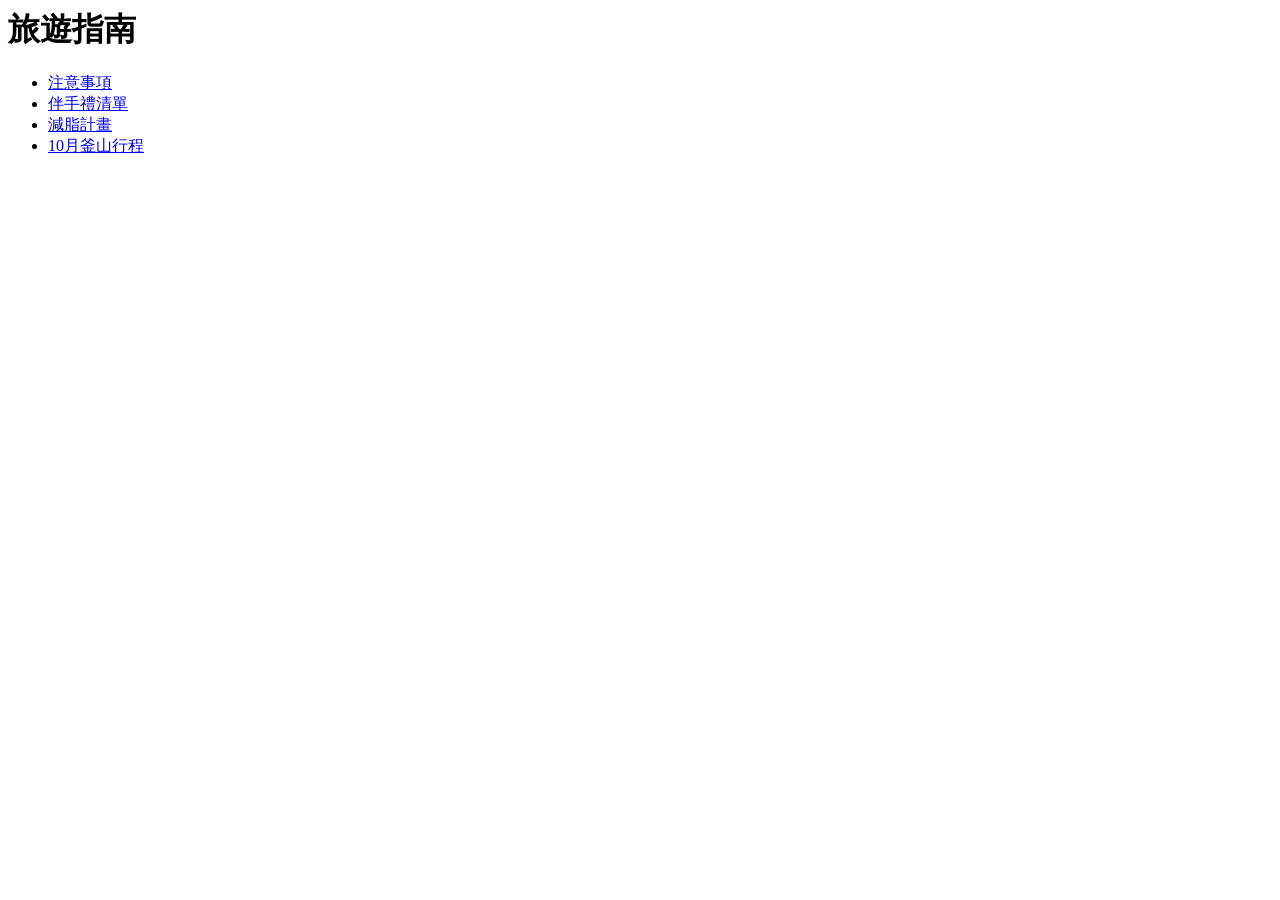
<file: index.html>
<html>
<body>
<h1>旅遊指南</h1>

<ul>
<li><a href="travel_souvenir_guide.html">注意事項</a></li>
<li><a href="travel_souvenir_guide_real.html">伴手禮清單</a></li>
<li><a href="cutting.html">減脂計畫</a></li>
<li><a href="busan.html">10月釜山行程</a></li>
</ul>

</body>
</html>
</file>
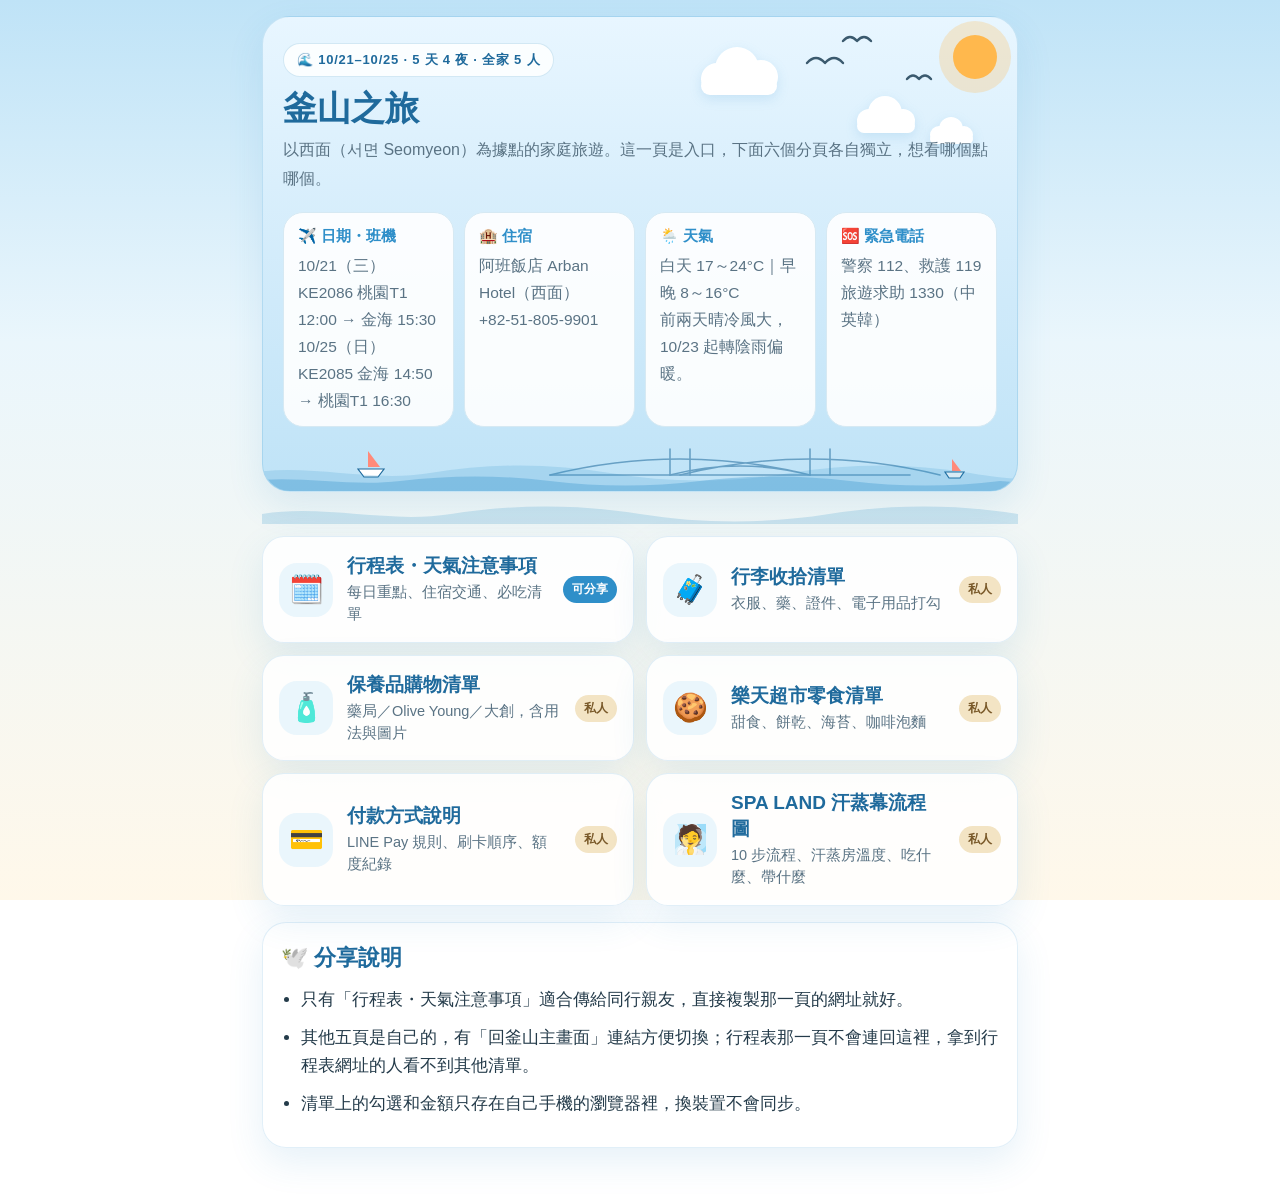
<file: busan.html>
<!DOCTYPE html>
<html lang="zh-Hant">
<head>
  <meta charset="utf-8">
  <meta name="viewport" content="width=device-width, initial-scale=1">
  <title>釜山之旅 10/21–10/25</title>
  <link rel="stylesheet" href="busan/busan.css?v=2">
</head>
<body>
  <main class="page">
    <section class="hero with-sea">
      <svg class="sky-deco" viewBox="0 0 360 150" preserveAspectRatio="xMaxYMin meet" aria-hidden="true">
        <circle class="sun-glow" cx="318" cy="40" r="36"/>
        <circle class="sun" cx="318" cy="40" r="22"/>
        <g class="cloud cloud-a">
          <circle cx="60" cy="62" r="16"/><circle cx="80" cy="52" r="22"/><circle cx="104" cy="60" r="17"/>
          <rect x="44" y="60" width="76" height="18" rx="9"/>
        </g>
        <g class="cloud cloud-b">
          <circle cx="212" cy="104" r="12"/><circle cx="228" cy="96" r="17"/><circle cx="246" cy="104" r="12"/>
          <rect x="200" y="102" width="58" height="14" rx="7"/>
        </g>
        <g class="cloud cloud-c">
          <circle cx="282" cy="118" r="9"/><circle cx="294" cy="112" r="12"/><circle cx="307" cy="118" r="9"/>
          <rect x="273" y="117" width="43" height="10" rx="5"/>
        </g>
        <path class="gull gull-a" d="M150 46 q9 -10 18 0 q9 -10 18 0"/>
        <path class="gull gull-b" d="M186 24 q7 -8 14 0 q7 -8 14 0"/>
        <path class="gull gull-c" d="M250 62 q6 -7 12 0 q6 -7 12 0"/>
      </svg>

      <div class="eyebrow">🌊 10/21–10/25 · 5 天 4 夜 · 全家 5 人</div>
      <h1>釜山之旅</h1>
      <p class="subtitle">以西面（서면 Seomyeon）為據點的家庭旅遊。這一頁是入口，下面六個分頁各自獨立，想看哪個點哪個。</p>
      <div class="fact-grid four">
        <article class="fact-card">
          <div class="fact-label">✈️ 日期・班機</div>
          <p>10/21（三）KE2086 桃園T1 12:00 → 金海 15:30<br>10/25（日）KE2085 金海 14:50 → 桃園T1 16:30</p>
        </article>
        <article class="fact-card">
          <div class="fact-label">🏨 住宿</div>
          <p>阿班飯店 Arban Hotel（西面）<br>+82-51-805-9901</p>
        </article>
        <article class="fact-card">
          <div class="fact-label">🌦️ 天氣</div>
          <p>白天 17～24°C｜早晚 8～16°C<br>前兩天晴冷風大，10/23 起轉陰雨偏暖。</p>
        </article>
        <article class="fact-card">
          <div class="fact-label">🆘 緊急電話</div>
          <p>警察 112、救護 119<br>旅遊求助 1330（中英韓）</p>
        </article>
      </div>

      <svg class="hero-sea" viewBox="0 0 780 54" preserveAspectRatio="xMidYMax slice" aria-hidden="true">
        <g class="bridge">
          <path d="M300 38 H660"/>
          <path d="M420 38 V12 M440 38 V12 M560 38 V12 M580 38 V12"/>
          <path d="M300 38 Q430 6 560 38 M420 38 Q490 20 560 38 M430 38 Q560 6 690 38"/>
        </g>
        <g class="boat-group">
          <path class="boat-sail" d="M118 30 L118 14 L130 30 Z"/>
          <path class="boat" d="M108 32 H134 L128 40 H114 Z"/>
          <path class="boat-sail" d="M702 34 L702 22 L711 34 Z"/>
          <path class="boat" d="M695 35 H714 L710 41 H699 Z"/>
        </g>
        <path class="wave-1" d="M0 36 C60 26 120 46 180 36 S300 26 360 36 S480 46 540 36 S660 26 720 36 S780 40 780 40 V54 H0 Z"/>
        <path class="wave-2" d="M0 44 C50 38 100 50 150 44 S250 38 300 44 S400 50 450 44 S550 38 600 44 S700 50 750 44 L780 46 V54 H0 Z"/>
      </svg>
    </section>

    <svg class="wave-divider" viewBox="0 0 780 22" preserveAspectRatio="none" aria-hidden="true">
      <path d="M0 12 C65 2 130 22 195 12 S325 2 390 12 S520 22 585 12 S715 2 780 12 V22 H0 Z"/>
    </svg>

    <nav class="tab-grid" aria-label="分頁">
      <a class="tab-card" href="busan/trip.html">
        <span class="tab-icon" aria-hidden="true">🗓️</span>
        <span class="tab-body">
          <span class="tab-title">行程表・天氣注意事項</span>
          <span class="tab-desc">每日重點、住宿交通、必吃清單</span>
        </span>
        <span class="tab-badge share">可分享</span>
      </a>
      <a class="tab-card" href="busan/packing.html">
        <span class="tab-icon" aria-hidden="true">🧳</span>
        <span class="tab-body">
          <span class="tab-title">行李收拾清單</span>
          <span class="tab-desc">衣服、藥、證件、電子用品打勾</span>
        </span>
        <span class="tab-badge private">私人</span>
      </a>
      <a class="tab-card" href="busan/skincare.html">
        <span class="tab-icon" aria-hidden="true">🧴</span>
        <span class="tab-body">
          <span class="tab-title">保養品購物清單</span>
          <span class="tab-desc">藥局／Olive Young／大創，含用法與圖片</span>
        </span>
        <span class="tab-badge private">私人</span>
      </a>
      <a class="tab-card" href="busan/snacks.html">
        <span class="tab-icon" aria-hidden="true">🍪</span>
        <span class="tab-body">
          <span class="tab-title">樂天超市零食清單</span>
          <span class="tab-desc">甜食、餅乾、海苔、咖啡泡麵</span>
        </span>
        <span class="tab-badge private">私人</span>
      </a>
      <a class="tab-card" href="busan/payment.html">
        <span class="tab-icon" aria-hidden="true">💳</span>
        <span class="tab-body">
          <span class="tab-title">付款方式說明</span>
          <span class="tab-desc">LINE Pay 規則、刷卡順序、額度紀錄</span>
        </span>
        <span class="tab-badge private">私人</span>
      </a>
      <a class="tab-card" href="busan/spaland.html">
        <span class="tab-icon" aria-hidden="true">🧖</span>
        <span class="tab-body">
          <span class="tab-title">SPA LAND 汗蒸幕流程圖</span>
          <span class="tab-desc">10 步流程、汗蒸房溫度、吃什麼、帶什麼</span>
        </span>
        <span class="tab-badge private">私人</span>
      </a>
    </nav>

    <section class="tips-card">
      <h2>🕊️ 分享說明</h2>
      <ul class="tips-list">
        <li>只有「行程表・天氣注意事項」適合傳給同行親友，直接複製那一頁的網址就好。</li>
        <li>其他五頁是自己的，有「回釜山主畫面」連結方便切換；行程表那一頁不會連回這裡，拿到行程表網址的人看不到其他清單。</li>
        <li>清單上的勾選和金額只存在自己手機的瀏覽器裡，換裝置不會同步。</li>
      </ul>
    </section>
  </main>
</body>
</html>
</file>
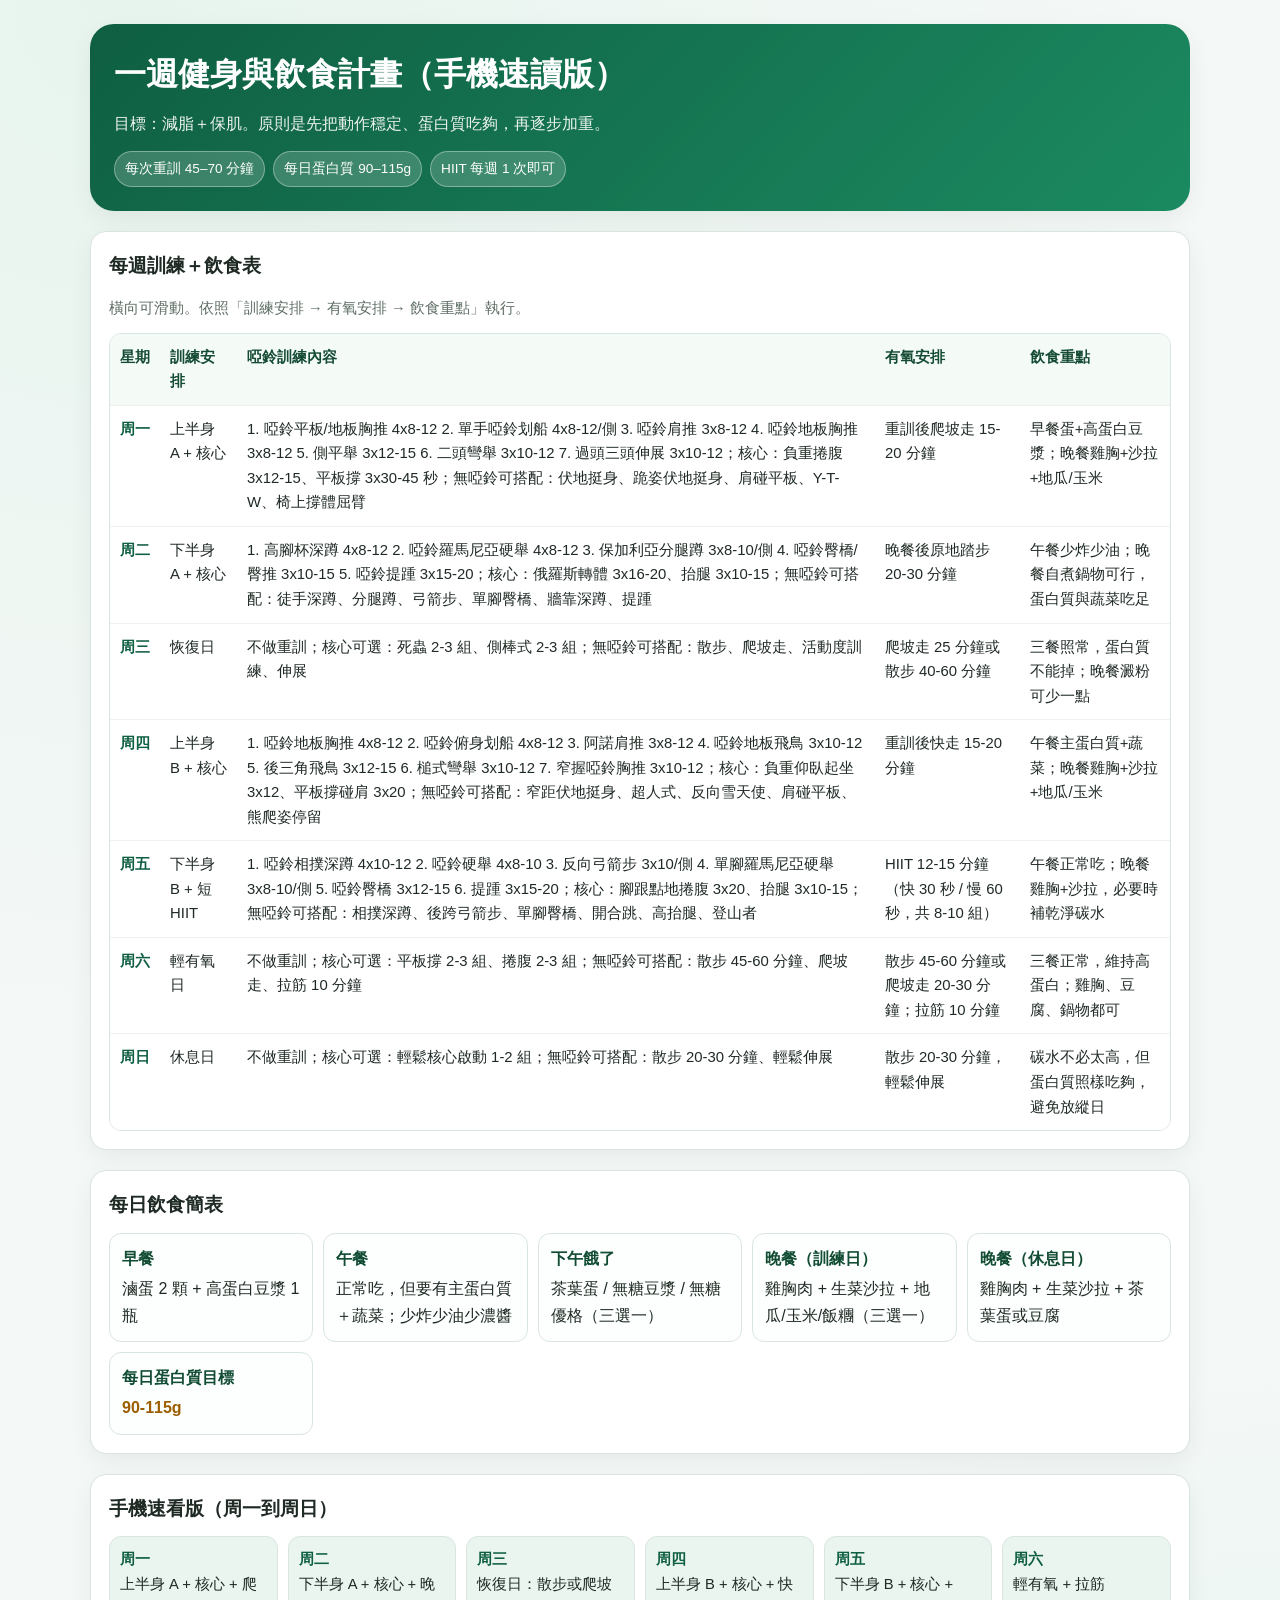
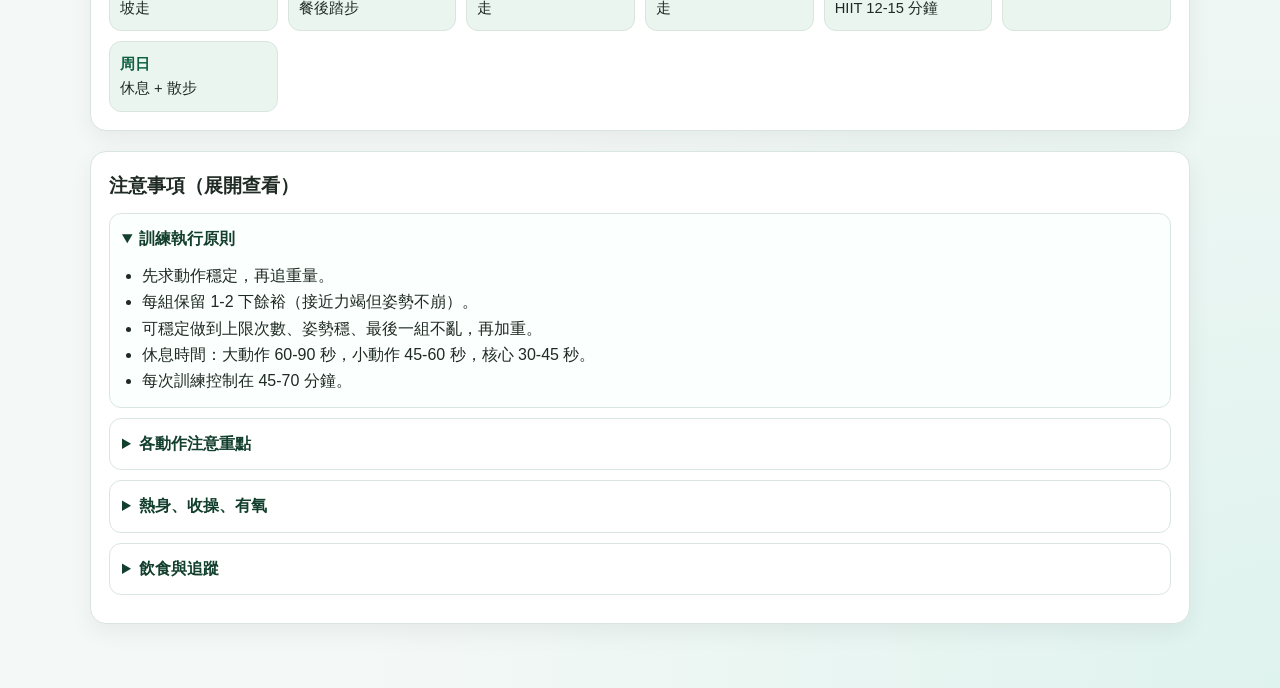
<file: cutting.html>
﻿<!doctype html>
<html lang="zh-Hant">
<head>
  <meta charset="UTF-8" />
  <meta name="viewport" content="width=device-width, initial-scale=1.0" />
  <title>一週健身與飲食計畫</title>
  <style>
    :root {
      --bg: #f4f8f6;
      --card: #ffffff;
      --ink: #1f2a24;
      --muted: #5f6f66;
      --line: #d9e5df;
      --brand: #16724f;
      --brand-soft: #eaf5f0;
      --warn: #9b5d00;
      --radius: 16px;
      --shadow: 0 8px 24px rgba(0, 0, 0, 0.06);
    }

    * { box-sizing: border-box; }

    body {
      margin: 0;
      font-family: "Noto Sans TC", "PingFang TC", "Microsoft JhengHei", sans-serif;
      color: var(--ink);
      background:
        radial-gradient(circle at 10% 0%, #e7f4ee 0, transparent 40%),
        radial-gradient(circle at 100% 100%, #dff3ee 0, transparent 35%),
        var(--bg);
      line-height: 1.65;
    }

    .wrap {
      width: min(1100px, 92vw);
      margin: 24px auto 64px;
    }

    .hero {
      background: linear-gradient(135deg, #0f5f42, #1b8a61);
      color: #fff;
      border-radius: 24px;
      padding: 24px;
      box-shadow: var(--shadow);
    }

    .hero h1 {
      margin: 0 0 10px;
      font-size: clamp(1.4rem, 2.5vw, 2rem);
    }

    .hero p {
      margin: 0;
      opacity: 0.92;
      font-size: 0.98rem;
    }

    .meta {
      margin-top: 14px;
      display: flex;
      flex-wrap: wrap;
      gap: 8px;
    }

    .pill {
      background: rgba(255, 255, 255, 0.18);
      border: 1px solid rgba(255, 255, 255, 0.35);
      padding: 6px 10px;
      border-radius: 999px;
      font-size: 0.85rem;
    }

    .section {
      margin-top: 20px;
      background: var(--card);
      border: 1px solid var(--line);
      border-radius: var(--radius);
      padding: 18px;
      box-shadow: var(--shadow);
    }

    h2 {
      margin: 0 0 12px;
      font-size: 1.2rem;
    }

    h3 {
      margin: 0;
      font-size: 1.02rem;
    }

    .hint {
      color: var(--muted);
      font-size: 0.92rem;
      margin-bottom: 12px;
    }

    .table-wrap {
      overflow-x: auto;
      border: 1px solid var(--line);
      border-radius: 12px;
    }

    table {
      width: 100%;
      border-collapse: collapse;
      min-width: 860px;
      background: #fff;
    }

    th, td {
      text-align: left;
      vertical-align: top;
      padding: 11px 10px;
      border-bottom: 1px solid #edf2ee;
      font-size: 0.93rem;
    }

    th {
      background: #f4fbf7;
      color: #154b35;
      position: sticky;
      top: 0;
      z-index: 2;
    }

    tr:last-child td { border-bottom: none; }

    .day {
      white-space: nowrap;
      font-weight: 700;
      color: #0f5f42;
    }

    .food-grid {
      display: grid;
      grid-template-columns: repeat(auto-fit, minmax(190px, 1fr));
      gap: 10px;
    }

    .food-card {
      border: 1px solid var(--line);
      border-radius: 12px;
      padding: 12px;
      background: #fcfffd;
    }

    .food-card b {
      display: block;
      margin-bottom: 4px;
      color: #124c34;
    }

    .quick {
      display: grid;
      grid-template-columns: repeat(auto-fit, minmax(150px, 1fr));
      gap: 10px;
    }

    .quick .tile {
      border: 1px solid var(--line);
      border-radius: 12px;
      background: var(--brand-soft);
      padding: 10px;
      font-size: 0.92rem;
    }

    .quick .tile b {
      color: #0f5f42;
    }

    details {
      border: 1px solid var(--line);
      border-radius: 12px;
      padding: 12px;
      margin-bottom: 10px;
      background: #fff;
    }

    details[open] {
      background: #fbfffd;
    }

    summary {
      cursor: pointer;
      font-weight: 700;
      color: #133f2e;
    }

    ul {
      margin: 10px 0 0;
      padding-left: 20px;
    }

    .focus {
      border-left: 4px solid var(--brand);
      background: #f0faf5;
      padding: 10px 12px;
      border-radius: 8px;
      margin-top: 10px;
      font-size: 0.92rem;
    }

    .warn {
      color: var(--warn);
      font-weight: 700;
    }

    .footer {
      margin-top: 16px;
      color: var(--muted);
      font-size: 0.86rem;
      text-align: center;
    }

    @media (max-width: 760px) {
      .wrap { width: min(100%, 94vw); margin-top: 14px; }
      .hero { border-radius: 16px; padding: 18px; }
      .section { padding: 14px; }
      th, td { padding: 9px 8px; font-size: 0.9rem; }
    }
  </style>
</head>
<body>
  <main class="wrap">
    <section class="hero">
      <h1>一週健身與飲食計畫（手機速讀版）</h1>
      <p>目標：減脂＋保肌。原則是先把動作穩定、蛋白質吃夠，再逐步加重。</p>
      <div class="meta">
        <span class="pill">每次重訓 45–70 分鐘</span>
        <span class="pill">每日蛋白質 90–115g</span>
        <span class="pill">HIIT 每週 1 次即可</span>
      </div>
    </section>

    <section class="section">
      <h2>每週訓練＋飲食表</h2>
      <p class="hint">橫向可滑動。依照「訓練安排 → 有氧安排 → 飲食重點」執行。</p>
      <div class="table-wrap">
        <table>
          <thead>
            <tr>
              <th>星期</th>
              <th>訓練安排</th>
              <th>啞鈴訓練內容</th>
              <th>有氧安排</th>
              <th>飲食重點</th>
            </tr>
          </thead>
          <tbody>
            <tr>
              <td class="day">周一</td>
              <td>上半身 A + 核心</td>
              <td>1. 啞鈴平板/地板胸推 4x8-12 2. 單手啞鈴划船 4x8-12/側 3. 啞鈴肩推 3x8-12 4. 啞鈴地板胸推 3x8-12 5. 側平舉 3x12-15 6. 二頭彎舉 3x10-12 7. 過頭三頭伸展 3x10-12；核心：負重捲腹 3x12-15、平板撐 3x30-45 秒；無啞鈴可搭配：伏地挺身、跪姿伏地挺身、肩碰平板、Y-T-W、椅上撐體屈臂</td>
              <td>重訓後爬坡走 15-20 分鐘</td>
              <td>早餐蛋+高蛋白豆漿；晚餐雞胸+沙拉+地瓜/玉米</td>
            </tr>
            <tr>
              <td class="day">周二</td>
              <td>下半身 A + 核心</td>
              <td>1. 高腳杯深蹲 4x8-12 2. 啞鈴羅馬尼亞硬舉 4x8-12 3. 保加利亞分腿蹲 3x8-10/側 4. 啞鈴臀橋/臀推 3x10-15 5. 啞鈴提踵 3x15-20；核心：俄羅斯轉體 3x16-20、抬腿 3x10-15；無啞鈴可搭配：徒手深蹲、分腿蹲、弓箭步、單腳臀橋、牆靠深蹲、提踵</td>
              <td>晚餐後原地踏步 20-30 分鐘</td>
              <td>午餐少炸少油；晚餐自煮鍋物可行，蛋白質與蔬菜吃足</td>
            </tr>
            <tr>
              <td class="day">周三</td>
              <td>恢復日</td>
              <td>不做重訓；核心可選：死蟲 2-3 組、側棒式 2-3 組；無啞鈴可搭配：散步、爬坡走、活動度訓練、伸展</td>
              <td>爬坡走 25 分鐘或散步 40-60 分鐘</td>
              <td>三餐照常，蛋白質不能掉；晚餐澱粉可少一點</td>
            </tr>
            <tr>
              <td class="day">周四</td>
              <td>上半身 B + 核心</td>
              <td>1. 啞鈴地板胸推 4x8-12 2. 啞鈴俯身划船 4x8-12 3. 阿諾肩推 3x8-12 4. 啞鈴地板飛鳥 3x10-12 5. 後三角飛鳥 3x12-15 6. 槌式彎舉 3x10-12 7. 窄握啞鈴胸推 3x10-12；核心：負重仰臥起坐 3x12、平板撐碰肩 3x20；無啞鈴可搭配：窄距伏地挺身、超人式、反向雪天使、肩碰平板、熊爬姿停留</td>
              <td>重訓後快走 15-20 分鐘</td>
              <td>午餐主蛋白質+蔬菜；晚餐雞胸+沙拉+地瓜/玉米</td>
            </tr>
            <tr>
              <td class="day">周五</td>
              <td>下半身 B + 短 HIIT</td>
              <td>1. 啞鈴相撲深蹲 4x10-12 2. 啞鈴硬舉 4x8-10 3. 反向弓箭步 3x10/側 4. 單腳羅馬尼亞硬舉 3x8-10/側 5. 啞鈴臀橋 3x12-15 6. 提踵 3x15-20；核心：腳跟點地捲腹 3x20、抬腿 3x10-15；無啞鈴可搭配：相撲深蹲、後跨弓箭步、單腳臀橋、開合跳、高抬腿、登山者</td>
              <td>HIIT 12-15 分鐘（快 30 秒 / 慢 60 秒，共 8-10 組）</td>
              <td>午餐正常吃；晚餐雞胸+沙拉，必要時補乾淨碳水</td>
            </tr>
            <tr>
              <td class="day">周六</td>
              <td>輕有氧日</td>
              <td>不做重訓；核心可選：平板撐 2-3 組、捲腹 2-3 組；無啞鈴可搭配：散步 45-60 分鐘、爬坡走、拉筋 10 分鐘</td>
              <td>散步 45-60 分鐘或爬坡走 20-30 分鐘；拉筋 10 分鐘</td>
              <td>三餐正常，維持高蛋白；雞胸、豆腐、鍋物都可</td>
            </tr>
            <tr>
              <td class="day">周日</td>
              <td>休息日</td>
              <td>不做重訓；核心可選：輕鬆核心啟動 1-2 組；無啞鈴可搭配：散步 20-30 分鐘、輕鬆伸展</td>
              <td>散步 20-30 分鐘，輕鬆伸展</td>
              <td>碳水不必太高，但蛋白質照樣吃夠，避免放縱日</td>
            </tr>
          </tbody>
        </table>
      </div>
    </section>

    <section class="section">
      <h2>每日飲食簡表</h2>
      <div class="food-grid">
        <article class="food-card"><b>早餐</b>滷蛋 2 顆 + 高蛋白豆漿 1 瓶</article>
        <article class="food-card"><b>午餐</b>正常吃，但要有主蛋白質＋蔬菜；少炸少油少濃醬</article>
        <article class="food-card"><b>下午餓了</b>茶葉蛋 / 無糖豆漿 / 無糖優格（三選一）</article>
        <article class="food-card"><b>晚餐（訓練日）</b>雞胸肉 + 生菜沙拉 + 地瓜/玉米/飯糰（三選一）</article>
        <article class="food-card"><b>晚餐（休息日）</b>雞胸肉 + 生菜沙拉 + 茶葉蛋或豆腐</article>
        <article class="food-card"><b>每日蛋白質目標</b><span class="warn">90-115g</span></article>
      </div>
    </section>

    <section class="section">
      <h2>手機速看版（周一到周日）</h2>
      <div class="quick">
        <div class="tile"><b>周一</b><br>上半身 A + 核心 + 爬坡走</div>
        <div class="tile"><b>周二</b><br>下半身 A + 核心 + 晚餐後踏步</div>
        <div class="tile"><b>周三</b><br>恢復日：散步或爬坡走</div>
        <div class="tile"><b>周四</b><br>上半身 B + 核心 + 快走</div>
        <div class="tile"><b>周五</b><br>下半身 B + 核心 + HIIT 12-15 分鐘</div>
        <div class="tile"><b>周六</b><br>輕有氧 + 拉筋</div>
        <div class="tile"><b>周日</b><br>休息 + 散步</div>
      </div>
    </section>

    <section class="section">
      <h2>注意事項（展開查看）</h2>

      <details open>
        <summary>訓練執行原則</summary>
        <ul>
          <li>先求動作穩定，再追重量。</li>
          <li>每組保留 1-2 下餘裕（接近力竭但姿勢不崩）。</li>
          <li>可穩定做到上限次數、姿勢穩、最後一組不亂，再加重。</li>
          <li>休息時間：大動作 60-90 秒，小動作 45-60 秒，核心 30-45 秒。</li>
          <li>每次訓練控制在 45-70 分鐘。</li>
        </ul>
      </details>

      <details>
        <summary>各動作注意重點</summary>
        <ul>
          <li>胸推：肩不聳、手肘不要開太平、下放慢、胸發力。</li>
          <li>划船：背打直、往腰拉、不要甩身。</li>
          <li>肩推：核心收緊、不過度後仰、避免聳肩。</li>
          <li>側平舉/後三角：重量別貪重，重控制。</li>
          <li>深蹲/相撲：膝蓋跟腳尖同向，起身用腿臀發力。</li>
          <li>RDL：背直、核心緊、屁股往後推，不是彎腰撿東西。</li>
          <li>分腿蹲/弓箭步：前腳穩，下降要控，站起靠前腳發力。</li>
          <li>臀橋/臀推：頂端夾臀 1 秒，避免用腰頂。</li>
          <li>核心：不甩腿，慢做、穩定下背。</li>
        </ul>
      </details>

      <details>
        <summary>熱身、收操、有氧</summary>
        <ul>
          <li>重訓前熱身 5-8 分鐘：快走、徒手深蹲、手臂繞圈、暖身組。</li>
          <li>重訓後收操 5 分鐘：胸、背、臀腿、肩膀。</li>
          <li>HIIT 目前每週 1 次、每次 12-15 分鐘即可，不用堆到 40 分鐘。</li>
          <li>低強度有氧（爬坡走、散步、晚餐後踏步）可持續。</li>
        </ul>
      </details>

      <details>
        <summary>飲食與追蹤</summary>
        <ul>
          <li>蛋白質先達標（90-115g/日）。</li>
          <li>訓練日晚餐若恢復不足，可補地瓜、玉米或飯糰。</li>
          <li>休息日可降碳水，但不是放縱日。</li>
          <li>自煮鍋物優先：牛/雞/蝦/豆腐/菇類/高麗菜；少炸豆皮與加工火鍋料。</li>
          <li>每天早上量體重；每週固定記錄腰圍、平均體重與重量/次數進步。</li>
        </ul>
        <p class="focus">判斷方向正確：7 天平均體重微降、腰圍下降、啞鈴重量或次數上升、腹部線條更緊實（出現 2-3 項即可）。</p>
      </details>
    </section>
  </main>
</body>
</html>
</file>
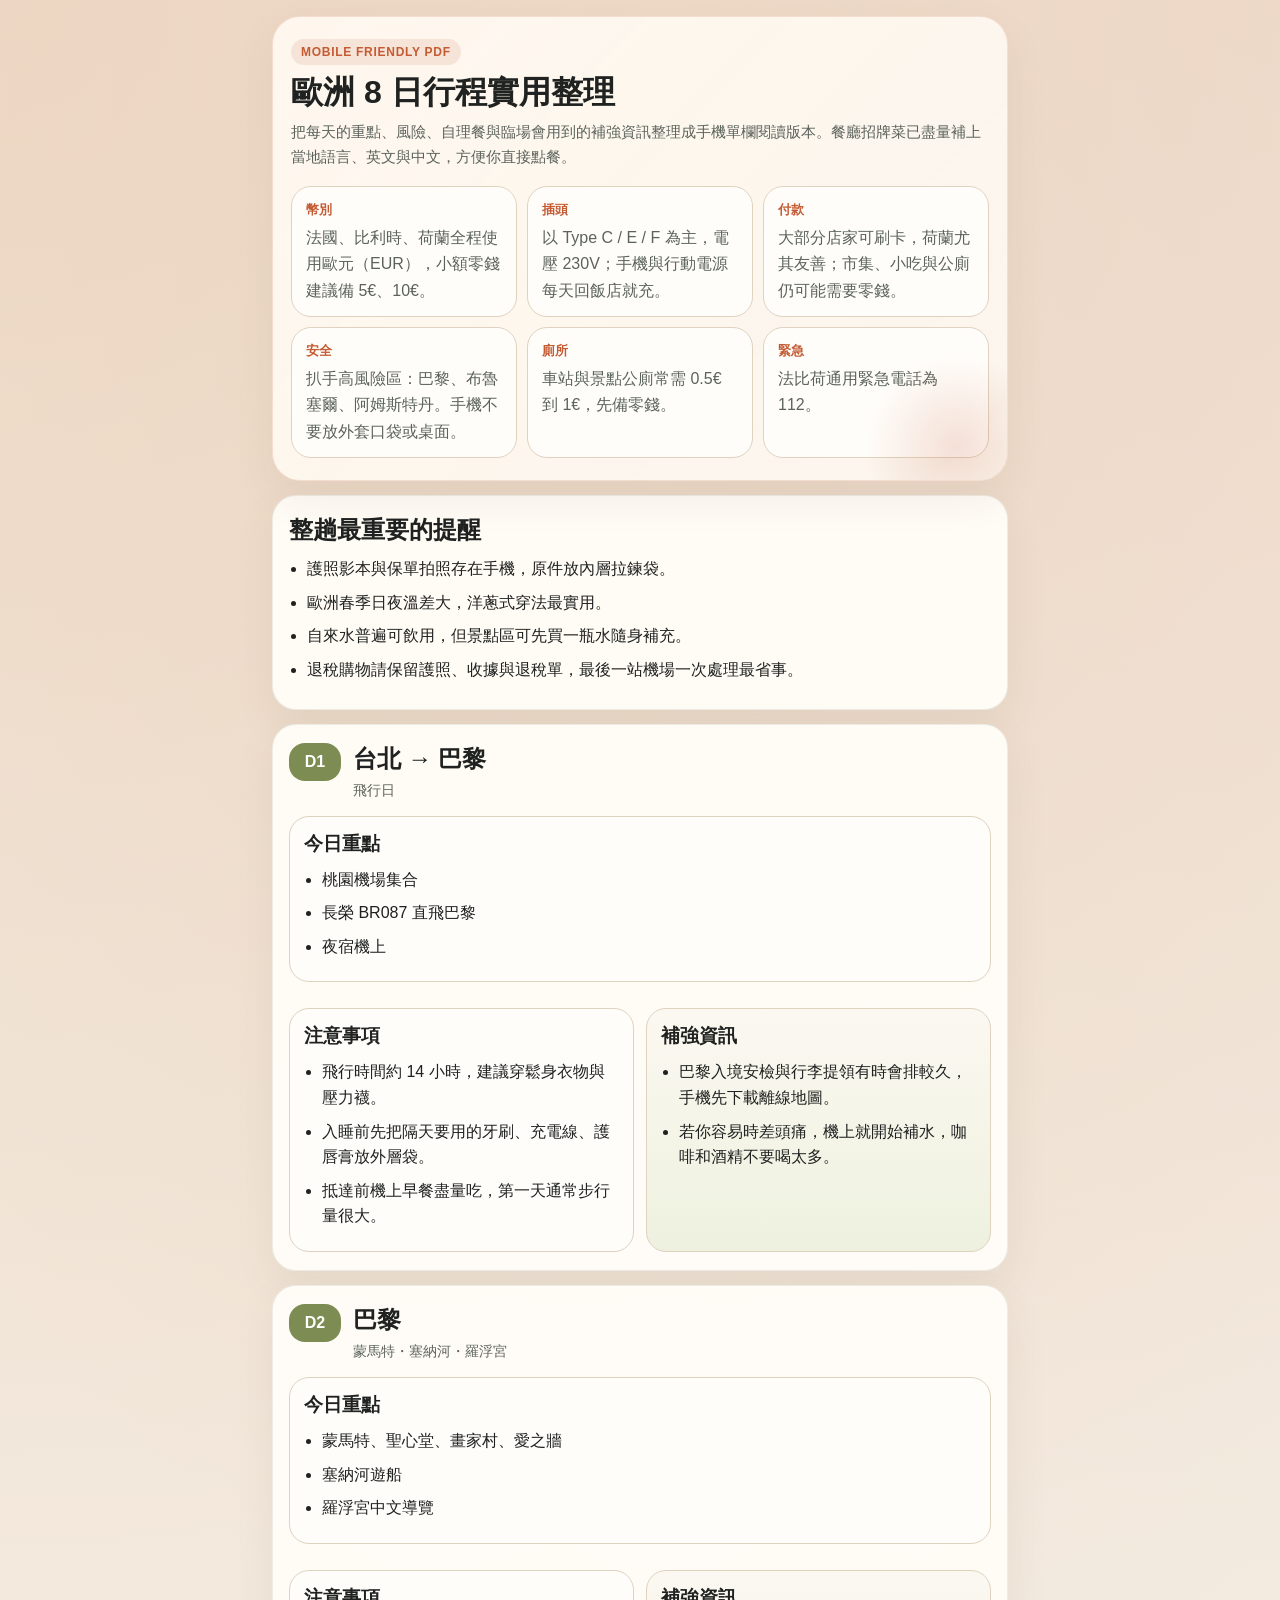
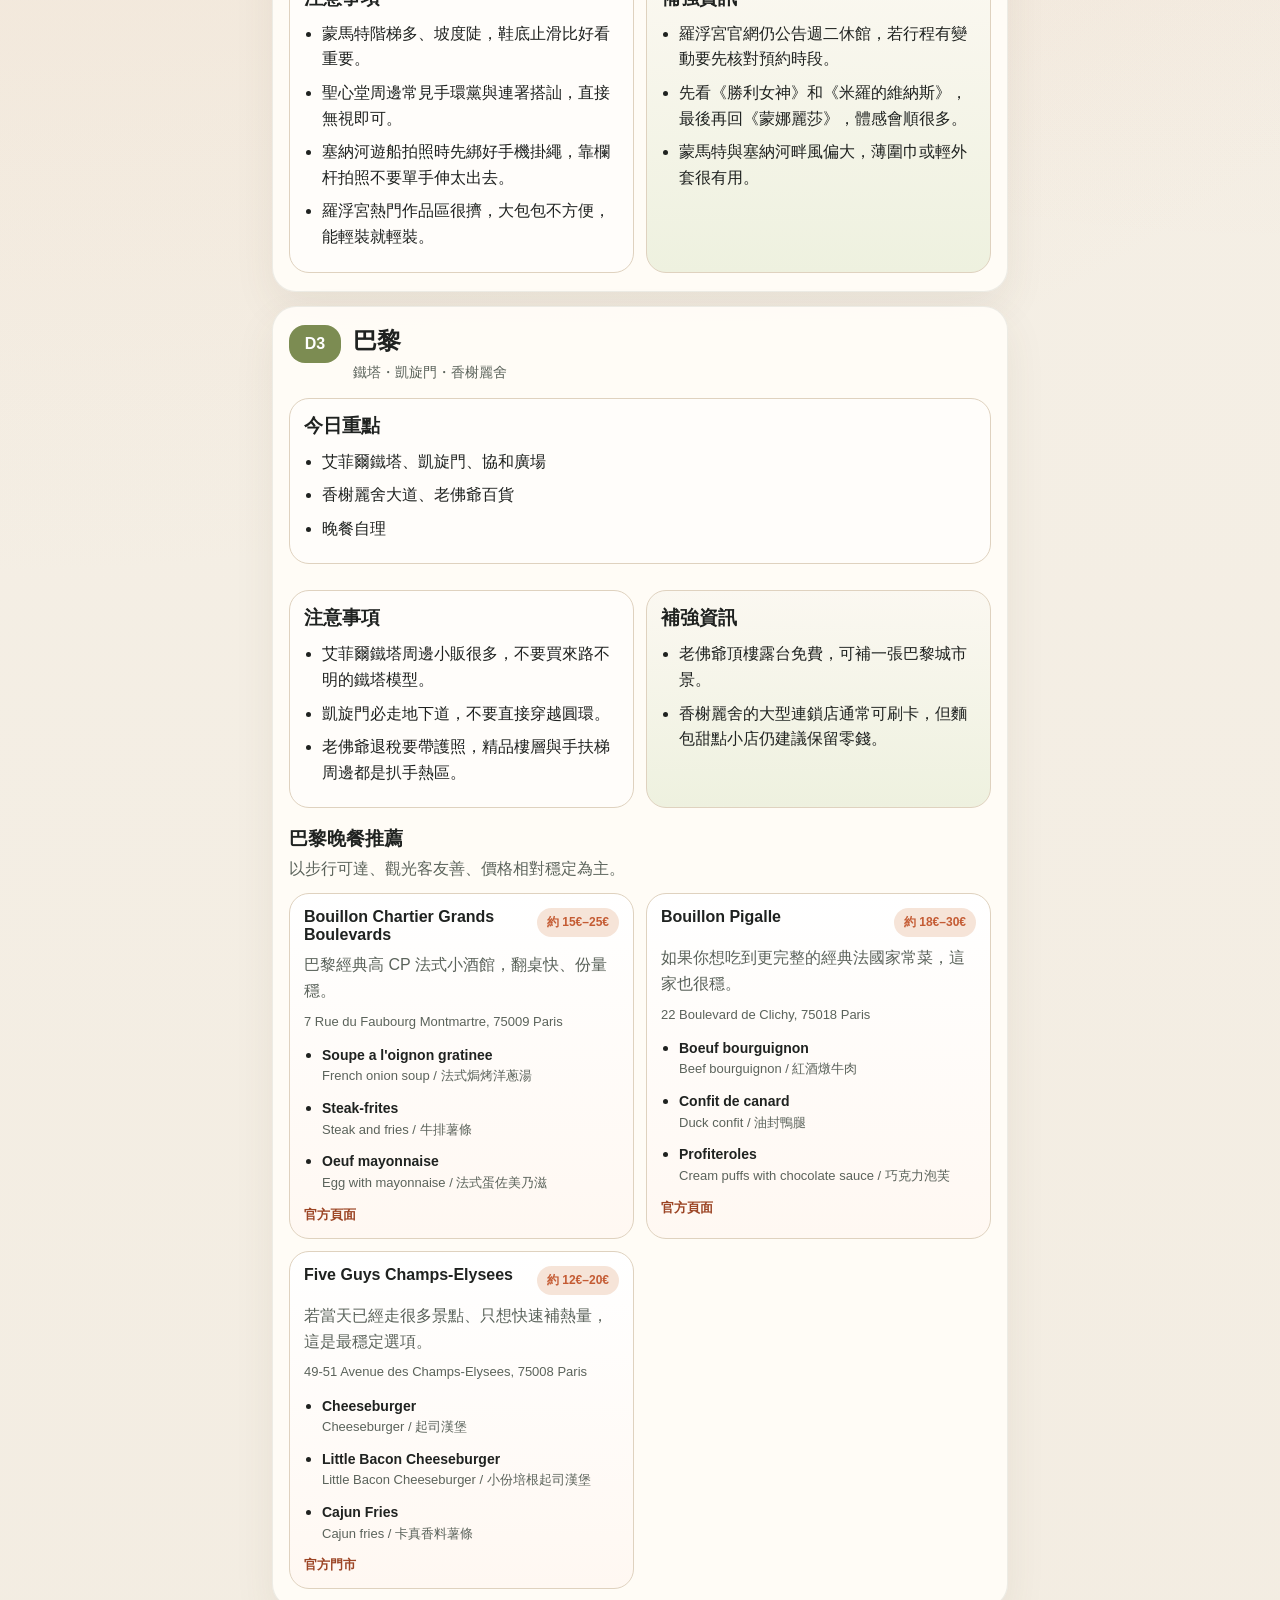
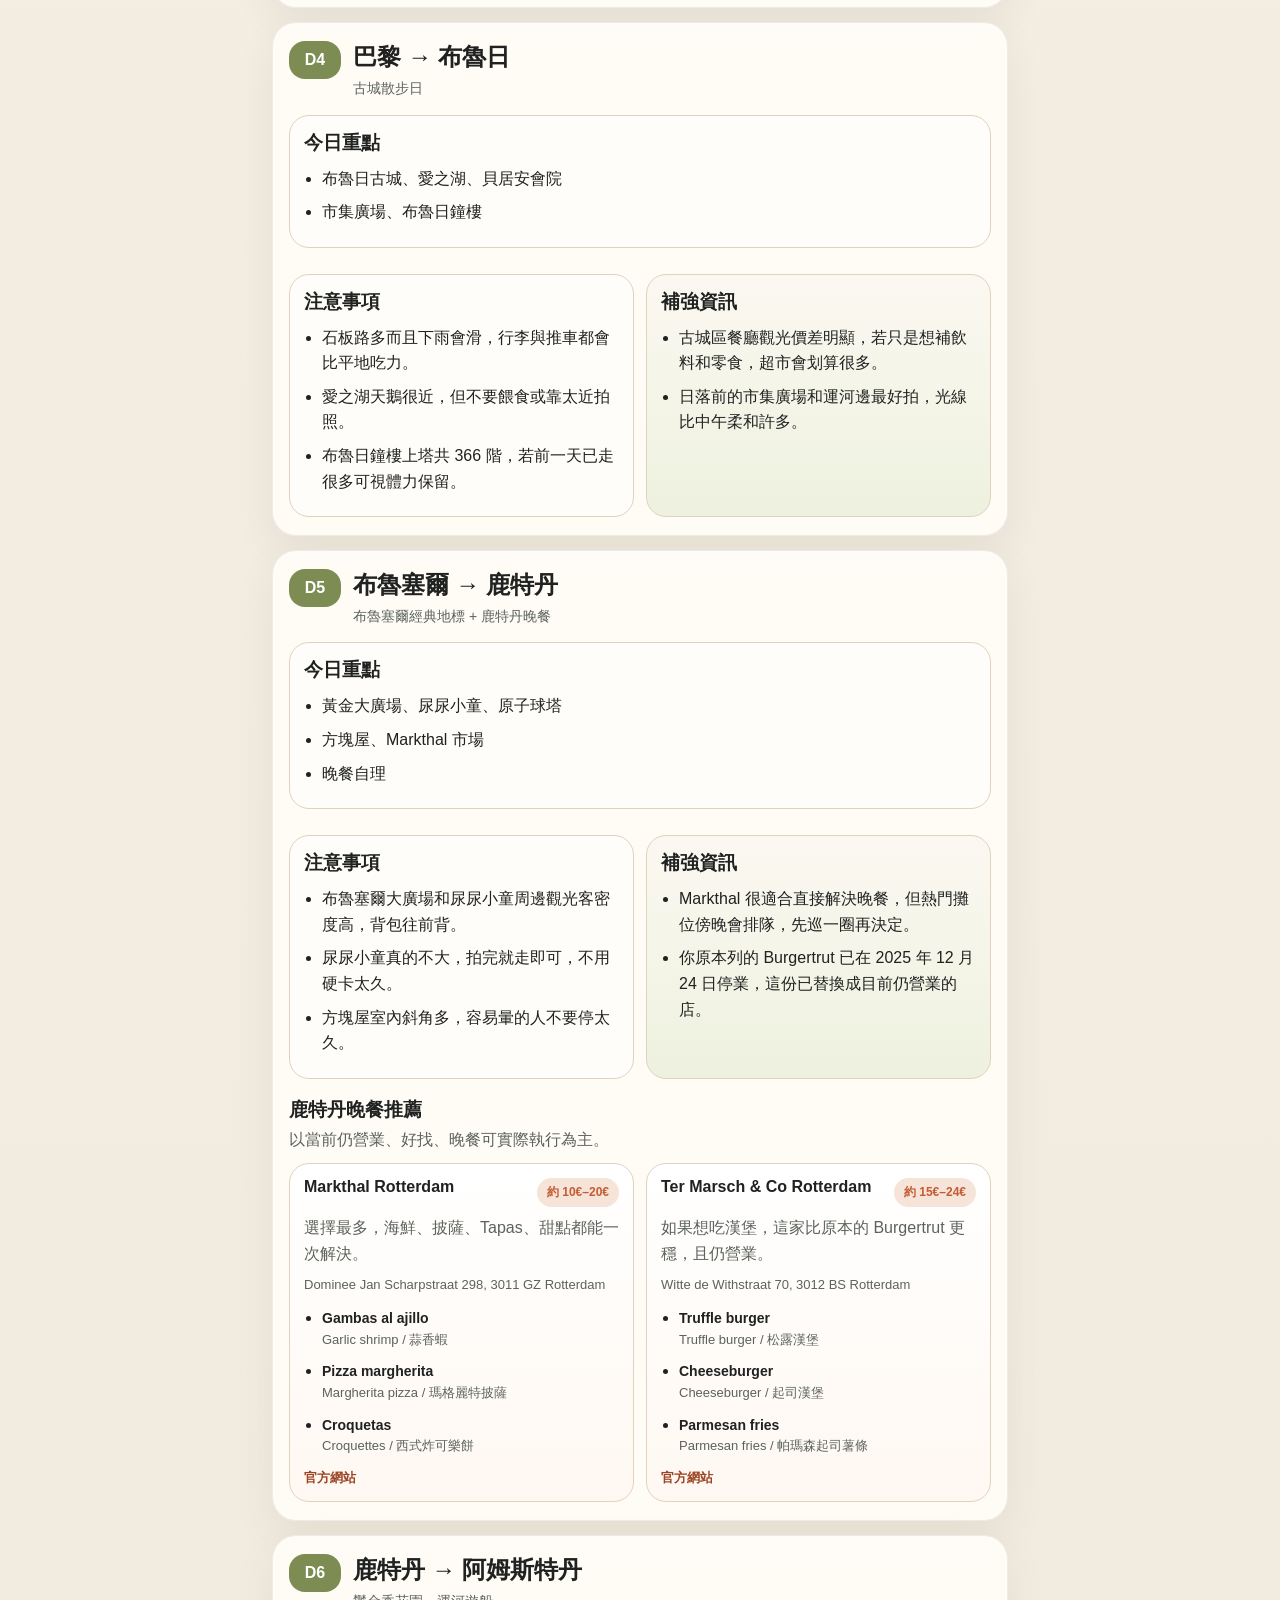
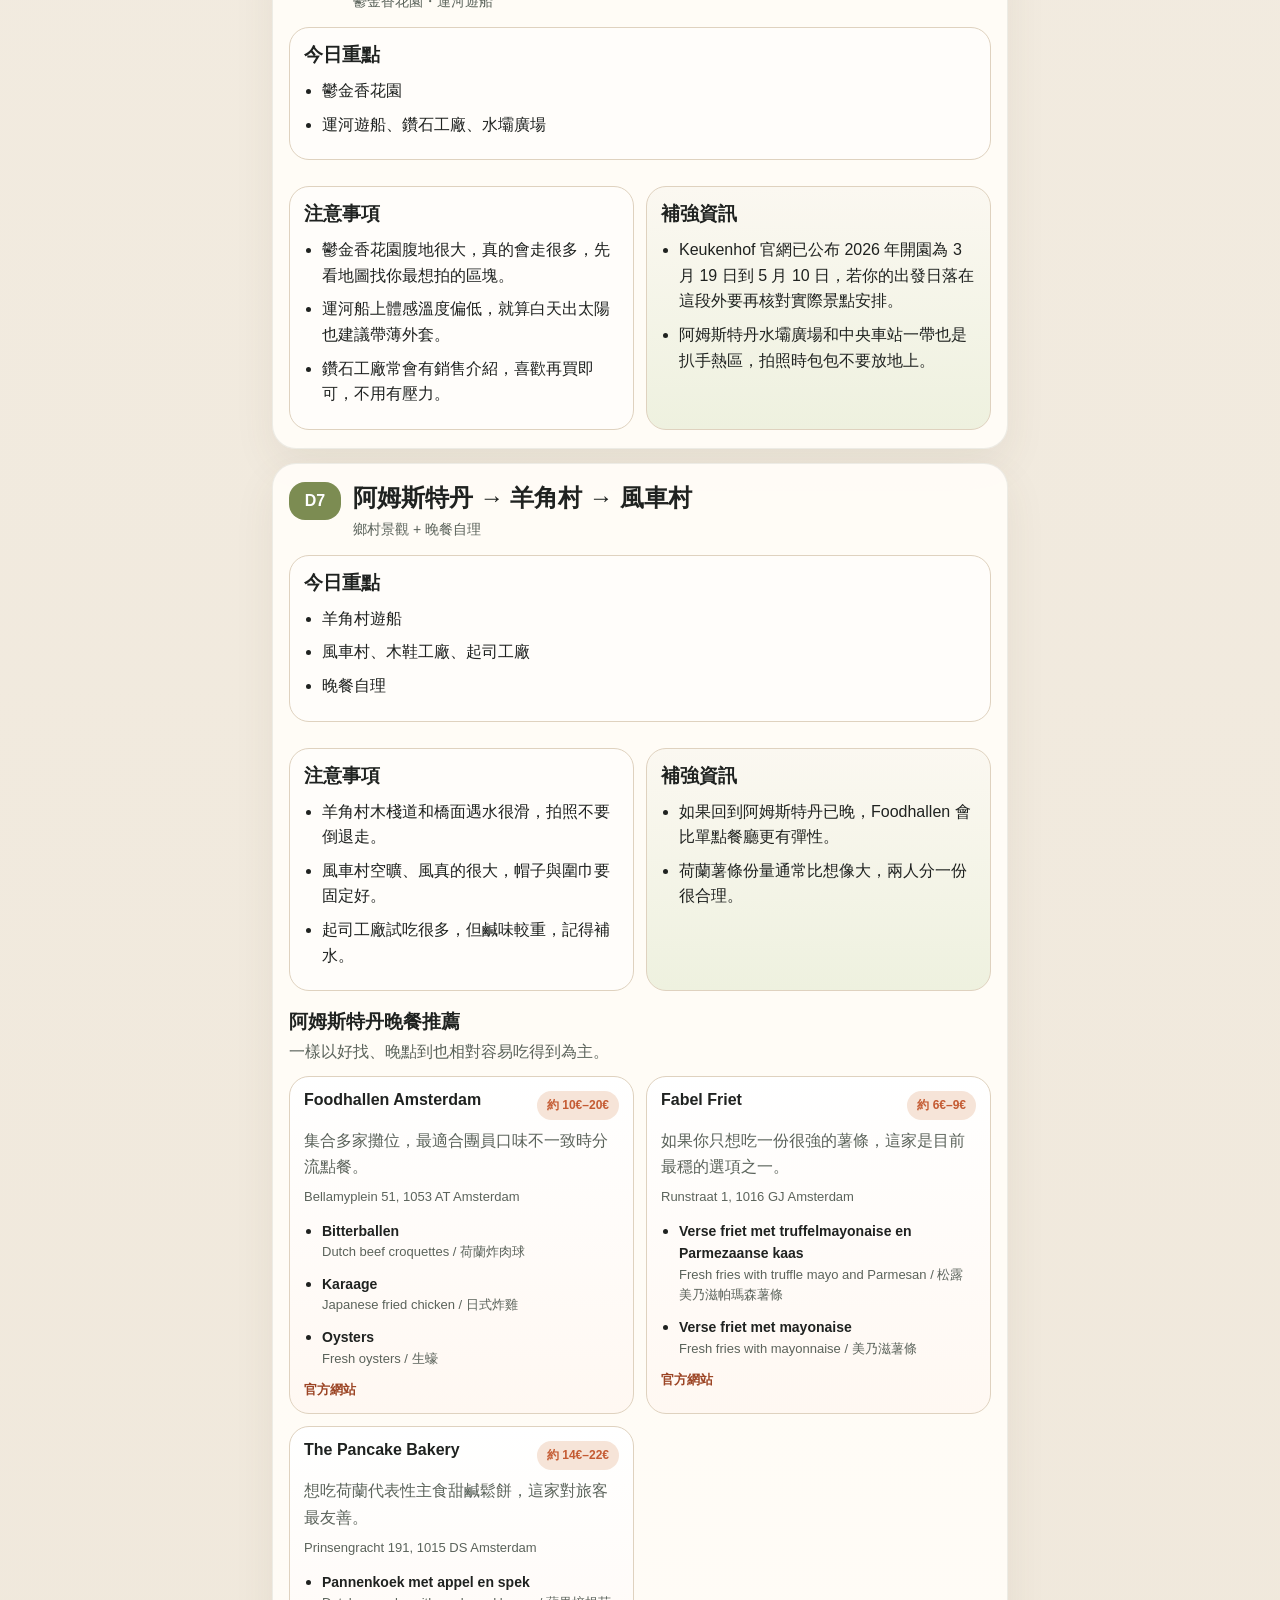
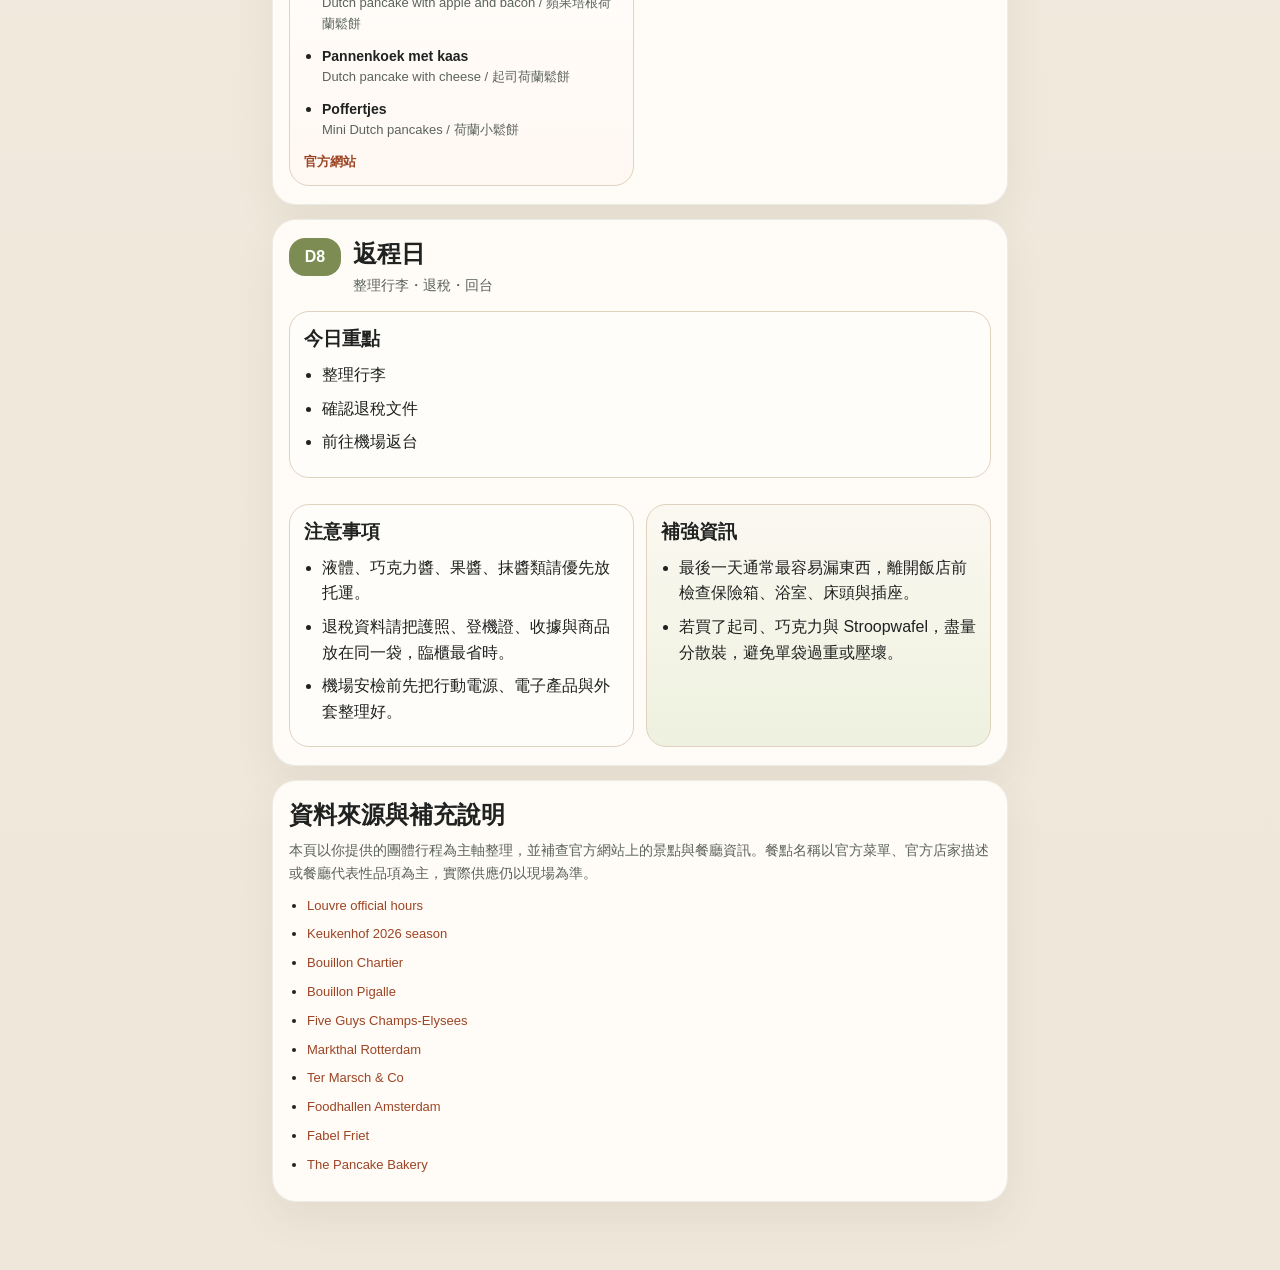
<file: travel_souvenir_guide.html>
<!DOCTYPE html>
    <html lang="zh-Hant">
    <head>
      <meta charset="utf-8">
      <meta name="viewport" content="width=device-width, initial-scale=1">
      <title>歐洲 8 日行程實用整理</title>
      <style>
        :root {
          --bg: #f4efe6;
          --paper: rgba(255, 252, 247, 0.96);
          --card: #fffdfa;
          --ink: #1f2220;
          --muted: #5b635b;
          --line: #dfd2bf;
          --accent: #c45b33;
          --accent-soft: #f6e4d8;
          --olive: #7c8c52;
          --olive-soft: #eef1df;
          --shadow: 0 16px 40px rgba(88, 72, 46, 0.08);
        }
        * {
          box-sizing: border-box;
        }
        html {
          scroll-behavior: smooth;
        }
        body {
          margin: 0;
          color: var(--ink);
          font-family: "Segoe UI", "Noto Sans TC", "Microsoft JhengHei", sans-serif;
          background:
            radial-gradient(circle at top left, rgba(230, 197, 169, 0.55), transparent 28%),
            radial-gradient(circle at top right, rgba(196, 91, 51, 0.12), transparent 24%),
            linear-gradient(180deg, #f6f1e8 0%, #efe7da 100%);
        }
        a {
          color: #9c4525;
          text-decoration: none;
        }
        .page {
          max-width: 760px;
          margin: 0 auto;
          padding: 16px 12px 48px;
        }
        .hero {
          position: relative;
          overflow: hidden;
          padding: 22px 18px;
          border-radius: 28px;
          background:
            linear-gradient(135deg, rgba(255, 247, 238, 0.98), rgba(251, 246, 238, 0.95)),
            var(--paper);
          border: 1px solid rgba(196, 91, 51, 0.16);
          box-shadow: var(--shadow);
        }
        .hero::after {
          content: "";
          position: absolute;
          inset: auto -40px -56px auto;
          width: 180px;
          height: 180px;
          background: radial-gradient(circle, rgba(196, 91, 51, 0.18) 0%, rgba(196, 91, 51, 0) 72%);
          pointer-events: none;
        }
        .eyebrow {
          display: inline-flex;
          padding: 6px 10px;
          border-radius: 999px;
          background: var(--accent-soft);
          color: var(--accent);
          font-size: 12px;
          font-weight: 800;
          letter-spacing: 0.06em;
        }
        h1 {
          margin: 10px 0 8px;
          font-size: 32px;
          line-height: 1.12;
        }
        .subtitle {
          margin: 0;
          color: var(--muted);
          line-height: 1.7;
          font-size: 15px;
        }
        .fact-grid {
          display: grid;
          grid-template-columns: 1fr 1fr;
          gap: 10px;
          margin-top: 16px;
        }
        .fact-card {
          padding: 14px 14px 12px;
          border-radius: 20px;
          background: var(--card);
          border: 1px solid var(--line);
        }
        .fact-label {
          margin-bottom: 6px;
          color: var(--accent);
          font-size: 13px;
          font-weight: 800;
        }
        .fact-card p,
        .day-tag,
        .meal-why,
        .meal-meta,
        .section-head p,
        .footer p {
          margin: 0;
          color: var(--muted);
          line-height: 1.65;
        }
        .tips-card,
        .day-card,
        .footer {
          margin-top: 14px;
          padding: 18px 16px;
          border-radius: 24px;
          background: var(--paper);
          border: 1px solid rgba(91, 99, 91, 0.11);
          box-shadow: var(--shadow);
        }
        .tips-card h2,
        .day-card h2,
        .footer h2 {
          margin: 0;
        }
        .tips-list,
        .bullet-list,
        .dish-list,
        .sources {
          margin: 10px 0 0;
          padding-left: 18px;
        }
        .tips-list li,
        .bullet-list li,
        .dish-list li,
        .sources li {
          margin-bottom: 8px;
          line-height: 1.6;
        }
        .day-head {
          display: grid;
          grid-template-columns: auto 1fr;
          gap: 12px;
          align-items: start;
        }
        .day-pill {
          min-width: 52px;
          padding: 10px 0;
          border-radius: 16px;
          background: var(--olive);
          color: #fff;
          font-weight: 800;
          text-align: center;
        }
        .day-tag {
          margin-top: 4px;
          font-size: 14px;
        }
        .info-grid {
          display: grid;
          grid-template-columns: 1fr;
          gap: 12px;
          margin-top: 12px;
        }
        .info-block {
          margin-top: 14px;
          padding: 14px;
          border-radius: 20px;
          background: var(--card);
          border: 1px solid var(--line);
        }
        .info-block.accent {
          background: linear-gradient(180deg, #fbf8f1 0%, var(--olive-soft) 100%);
        }
        .info-block h3,
        .meal-section h3,
        .meal-card h4 {
          margin: 0;
        }
        .meal-section {
          margin-top: 16px;
          padding-top: 2px;
        }
        .section-head {
          margin-bottom: 10px;
        }
        .section-head h3 {
          margin-bottom: 4px;
        }
        .meal-grid {
          display: grid;
          grid-template-columns: 1fr;
          gap: 12px;
        }
        .meal-card {
          padding: 14px;
          border-radius: 20px;
          background: linear-gradient(180deg, #fff 0%, #fff8f2 100%);
          border: 1px solid var(--line);
        }
        .meal-top {
          display: flex;
          justify-content: space-between;
          gap: 10px;
          align-items: start;
        }
        .price-pill {
          flex: 0 0 auto;
          padding: 6px 10px;
          border-radius: 999px;
          background: var(--accent-soft);
          color: var(--accent);
          font-size: 12px;
          font-weight: 800;
        }
        .meal-why {
          margin-top: 8px;
        }
        .meal-meta {
          margin-top: 6px;
          font-size: 13px;
        }
        .dish-list strong {
          display: block;
          font-size: 14px;
        }
        .dish-list span {
          display: block;
          font-size: 13px;
          color: var(--muted);
        }
        .source-link {
          margin: 12px 0 0;
          font-size: 13px;
          font-weight: 700;
        }
        .footer {
          margin-bottom: 20px;
        }
        .footer p {
          margin-top: 8px;
          font-size: 14px;
        }
        .sources li {
          font-size: 13px;
          word-break: break-all;
        }
        @media (min-width: 700px) {
          .fact-grid {
            grid-template-columns: repeat(3, 1fr);
          }
          .info-grid {
            grid-template-columns: 1fr 1fr;
          }
          .meal-grid {
            grid-template-columns: 1fr 1fr;
          }
        }
        @media print {
          body {
            background: #fff;
          }
          .page {
            max-width: none;
            padding: 9mm 8mm 12mm;
          }
          .hero,
          .tips-card,
          .day-card,
          .footer {
            box-shadow: none;
          }
          .day-card,
          .meal-card,
          .info-block,
          .fact-card {
            break-inside: avoid;
          }
        }
      </style>
    </head>
    <body>
      <main class="page">
        <section class="hero">
          <div class="eyebrow">MOBILE FRIENDLY PDF</div>
          <h1>歐洲 8 日行程實用整理</h1>
          <p class="subtitle">把每天的重點、風險、自理餐與臨場會用到的補強資訊整理成手機單欄閱讀版本。餐廳招牌菜已盡量補上當地語言、英文與中文，方便你直接點餐。</p>
          <div class="fact-grid">

        <article class="fact-card">
          <div class="fact-label">幣別</div>
          <p>法國、比利時、荷蘭全程使用歐元（EUR），小額零錢建議備 5€、10€。</p>
        </article>

        <article class="fact-card">
          <div class="fact-label">插頭</div>
          <p>以 Type C / E / F 為主，電壓 230V；手機與行動電源每天回飯店就充。</p>
        </article>

        <article class="fact-card">
          <div class="fact-label">付款</div>
          <p>大部分店家可刷卡，荷蘭尤其友善；市集、小吃與公廁仍可能需要零錢。</p>
        </article>

        <article class="fact-card">
          <div class="fact-label">安全</div>
          <p>扒手高風險區：巴黎、布魯塞爾、阿姆斯特丹。手機不要放外套口袋或桌面。</p>
        </article>

        <article class="fact-card">
          <div class="fact-label">廁所</div>
          <p>車站與景點公廁常需 0.5€ 到 1€，先備零錢。</p>
        </article>

        <article class="fact-card">
          <div class="fact-label">緊急</div>
          <p>法比荷通用緊急電話為 112。</p>
        </article>

          </div>
        </section>

        <section class="tips-card">
          <h2>整趟最重要的提醒</h2>
          <ul class="tips-list"><li>護照影本與保單拍照存在手機，原件放內層拉鍊袋。</li><li>歐洲春季日夜溫差大，洋蔥式穿法最實用。</li><li>自來水普遍可飲用，但景點區可先買一瓶水隨身補充。</li><li>退稅購物請保留護照、收據與退稅單，最後一站機場一次處理最省事。</li></ul>
        </section>


<section class="day-card">
  <div class="day-head">
    <div class="day-pill">D1</div>
    <div>
      <h2>台北 → 巴黎</h2>
      <p class="day-tag">飛行日</p>
    </div>
  </div>

  <div class="info-block">
    <h3>今日重點</h3>
    <ul class="bullet-list"><li>桃園機場集合</li><li>長榮 BR087 直飛巴黎</li><li>夜宿機上</li></ul>
  </div>

  <div class="info-grid">
    <article class="info-block">
      <h3>注意事項</h3>
      <ul class="bullet-list"><li>飛行時間約 14 小時，建議穿鬆身衣物與壓力襪。</li><li>入睡前先把隔天要用的牙刷、充電線、護唇膏放外層袋。</li><li>抵達前機上早餐盡量吃，第一天通常步行量很大。</li></ul>
    </article>
    <article class="info-block accent">
      <h3>補強資訊</h3>
      <ul class="bullet-list"><li>巴黎入境安檢與行李提領有時會排較久，手機先下載離線地圖。</li><li>若你容易時差頭痛，機上就開始補水，咖啡和酒精不要喝太多。</li></ul>
    </article>
  </div>


</section>

<section class="day-card">
  <div class="day-head">
    <div class="day-pill">D2</div>
    <div>
      <h2>巴黎</h2>
      <p class="day-tag">蒙馬特・塞納河・羅浮宮</p>
    </div>
  </div>

  <div class="info-block">
    <h3>今日重點</h3>
    <ul class="bullet-list"><li>蒙馬特、聖心堂、畫家村、愛之牆</li><li>塞納河遊船</li><li>羅浮宮中文導覽</li></ul>
  </div>

  <div class="info-grid">
    <article class="info-block">
      <h3>注意事項</h3>
      <ul class="bullet-list"><li>蒙馬特階梯多、坡度陡，鞋底止滑比好看重要。</li><li>聖心堂周邊常見手環黨與連署搭訕，直接無視即可。</li><li>塞納河遊船拍照時先綁好手機掛繩，靠欄杆拍照不要單手伸太出去。</li><li>羅浮宮熱門作品區很擠，大包包不方便，能輕裝就輕裝。</li></ul>
    </article>
    <article class="info-block accent">
      <h3>補強資訊</h3>
      <ul class="bullet-list"><li>羅浮宮官網仍公告週二休館，若行程有變動要先核對預約時段。</li><li>先看《勝利女神》和《米羅的維納斯》，最後再回《蒙娜麗莎》，體感會順很多。</li><li>蒙馬特與塞納河畔風偏大，薄圍巾或輕外套很有用。</li></ul>
    </article>
  </div>


</section>

<section class="day-card">
  <div class="day-head">
    <div class="day-pill">D3</div>
    <div>
      <h2>巴黎</h2>
      <p class="day-tag">鐵塔・凱旋門・香榭麗舍</p>
    </div>
  </div>

  <div class="info-block">
    <h3>今日重點</h3>
    <ul class="bullet-list"><li>艾菲爾鐵塔、凱旋門、協和廣場</li><li>香榭麗舍大道、老佛爺百貨</li><li>晚餐自理</li></ul>
  </div>

  <div class="info-grid">
    <article class="info-block">
      <h3>注意事項</h3>
      <ul class="bullet-list"><li>艾菲爾鐵塔周邊小販很多，不要買來路不明的鐵塔模型。</li><li>凱旋門必走地下道，不要直接穿越圓環。</li><li>老佛爺退稅要帶護照，精品樓層與手扶梯周邊都是扒手熱區。</li></ul>
    </article>
    <article class="info-block accent">
      <h3>補強資訊</h3>
      <ul class="bullet-list"><li>老佛爺頂樓露台免費，可補一張巴黎城市景。</li><li>香榭麗舍的大型連鎖店通常可刷卡，但麵包甜點小店仍建議保留零錢。</li></ul>
    </article>
  </div>


    <section class="meal-section">
      <div class="section-head">
        <h3>巴黎晚餐推薦</h3>
        <p>以步行可達、觀光客友善、價格相對穩定為主。</p>
      </div>
      <div class="meal-grid">

        <article class="meal-card">
          <div class="meal-top">
            <h4>Bouillon Chartier Grands Boulevards</h4>
            <div class="price-pill">約 15€–25€</div>
          </div>
          <p class="meal-why">巴黎經典高 CP 法式小酒館，翻桌快、份量穩。</p>
          <p class="meal-meta">7 Rue du Faubourg Montmartre, 75009 Paris</p>
          <ul class="dish-list">
        <li>
          <strong>Soupe a l&#x27;oignon gratinee</strong>
          <span>French onion soup / 法式焗烤洋蔥湯</span>
        </li>

        <li>
          <strong>Steak-frites</strong>
          <span>Steak and fries / 牛排薯條</span>
        </li>

        <li>
          <strong>Oeuf mayonnaise</strong>
          <span>Egg with mayonnaise / 法式蛋佐美乃滋</span>
        </li>
        </ul>
          <p class="source-link"><a href="https://www.bouillon-chartier.com/en/grands-boulevards/">官方頁面</a></p>
        </article>

        <article class="meal-card">
          <div class="meal-top">
            <h4>Bouillon Pigalle</h4>
            <div class="price-pill">約 18€–30€</div>
          </div>
          <p class="meal-why">如果你想吃到更完整的經典法國家常菜，這家也很穩。</p>
          <p class="meal-meta">22 Boulevard de Clichy, 75018 Paris</p>
          <ul class="dish-list">
        <li>
          <strong>Boeuf bourguignon</strong>
          <span>Beef bourguignon / 紅酒燉牛肉</span>
        </li>

        <li>
          <strong>Confit de canard</strong>
          <span>Duck confit / 油封鴨腿</span>
        </li>

        <li>
          <strong>Profiteroles</strong>
          <span>Cream puffs with chocolate sauce / 巧克力泡芙</span>
        </li>
        </ul>
          <p class="source-link"><a href="https://www.bouillonlesite.com/en/bouillon-pigalle">官方頁面</a></p>
        </article>

        <article class="meal-card">
          <div class="meal-top">
            <h4>Five Guys Champs-Elysees</h4>
            <div class="price-pill">約 12€–20€</div>
          </div>
          <p class="meal-why">若當天已經走很多景點、只想快速補熱量，這是最穩定選項。</p>
          <p class="meal-meta">49-51 Avenue des Champs-Elysees, 75008 Paris</p>
          <ul class="dish-list">
        <li>
          <strong>Cheeseburger</strong>
          <span>Cheeseburger / 起司漢堡</span>
        </li>

        <li>
          <strong>Little Bacon Cheeseburger</strong>
          <span>Little Bacon Cheeseburger / 小份培根起司漢堡</span>
        </li>

        <li>
          <strong>Cajun Fries</strong>
          <span>Cajun fries / 卡真香料薯條</span>
        </li>
        </ul>
          <p class="source-link"><a href="https://restaurants.fiveguys.com/en_us/49-51-avenue-des-champs-elysees">官方門市</a></p>
        </article>

      </div>
    </section>

</section>

<section class="day-card">
  <div class="day-head">
    <div class="day-pill">D4</div>
    <div>
      <h2>巴黎 → 布魯日</h2>
      <p class="day-tag">古城散步日</p>
    </div>
  </div>

  <div class="info-block">
    <h3>今日重點</h3>
    <ul class="bullet-list"><li>布魯日古城、愛之湖、貝居安會院</li><li>市集廣場、布魯日鐘樓</li></ul>
  </div>

  <div class="info-grid">
    <article class="info-block">
      <h3>注意事項</h3>
      <ul class="bullet-list"><li>石板路多而且下雨會滑，行李與推車都會比平地吃力。</li><li>愛之湖天鵝很近，但不要餵食或靠太近拍照。</li><li>布魯日鐘樓上塔共 366 階，若前一天已走很多可視體力保留。</li></ul>
    </article>
    <article class="info-block accent">
      <h3>補強資訊</h3>
      <ul class="bullet-list"><li>古城區餐廳觀光價差明顯，若只是想補飲料和零食，超市會划算很多。</li><li>日落前的市集廣場和運河邊最好拍，光線比中午柔和許多。</li></ul>
    </article>
  </div>


</section>

<section class="day-card">
  <div class="day-head">
    <div class="day-pill">D5</div>
    <div>
      <h2>布魯塞爾 → 鹿特丹</h2>
      <p class="day-tag">布魯塞爾經典地標 + 鹿特丹晚餐</p>
    </div>
  </div>

  <div class="info-block">
    <h3>今日重點</h3>
    <ul class="bullet-list"><li>黃金大廣場、尿尿小童、原子球塔</li><li>方塊屋、Markthal 市場</li><li>晚餐自理</li></ul>
  </div>

  <div class="info-grid">
    <article class="info-block">
      <h3>注意事項</h3>
      <ul class="bullet-list"><li>布魯塞爾大廣場和尿尿小童周邊觀光客密度高，背包往前背。</li><li>尿尿小童真的不大，拍完就走即可，不用硬卡太久。</li><li>方塊屋室內斜角多，容易暈的人不要停太久。</li></ul>
    </article>
    <article class="info-block accent">
      <h3>補強資訊</h3>
      <ul class="bullet-list"><li>Markthal 很適合直接解決晚餐，但熱門攤位傍晚會排隊，先巡一圈再決定。</li><li>你原本列的 Burgertrut 已在 2025 年 12 月 24 日停業，這份已替換成目前仍營業的店。</li></ul>
    </article>
  </div>


    <section class="meal-section">
      <div class="section-head">
        <h3>鹿特丹晚餐推薦</h3>
        <p>以當前仍營業、好找、晚餐可實際執行為主。</p>
      </div>
      <div class="meal-grid">

        <article class="meal-card">
          <div class="meal-top">
            <h4>Markthal Rotterdam</h4>
            <div class="price-pill">約 10€–20€</div>
          </div>
          <p class="meal-why">選擇最多，海鮮、披薩、Tapas、甜點都能一次解決。</p>
          <p class="meal-meta">Dominee Jan Scharpstraat 298, 3011 GZ Rotterdam</p>
          <ul class="dish-list">
        <li>
          <strong>Gambas al ajillo</strong>
          <span>Garlic shrimp / 蒜香蝦</span>
        </li>

        <li>
          <strong>Pizza margherita</strong>
          <span>Margherita pizza / 瑪格麗特披薩</span>
        </li>

        <li>
          <strong>Croquetas</strong>
          <span>Croquettes / 西式炸可樂餅</span>
        </li>
        </ul>
          <p class="source-link"><a href="https://markthal.nl/en/">官方網站</a></p>
        </article>

        <article class="meal-card">
          <div class="meal-top">
            <h4>Ter Marsch &amp; Co Rotterdam</h4>
            <div class="price-pill">約 15€–24€</div>
          </div>
          <p class="meal-why">如果想吃漢堡，這家比原本的 Burgertrut 更穩，且仍營業。</p>
          <p class="meal-meta">Witte de Withstraat 70, 3012 BS Rotterdam</p>
          <ul class="dish-list">
        <li>
          <strong>Truffle burger</strong>
          <span>Truffle burger / 松露漢堡</span>
        </li>

        <li>
          <strong>Cheeseburger</strong>
          <span>Cheeseburger / 起司漢堡</span>
        </li>

        <li>
          <strong>Parmesan fries</strong>
          <span>Parmesan fries / 帕瑪森起司薯條</span>
        </li>
        </ul>
          <p class="source-link"><a href="https://termarschco.nl/en/">官方網站</a></p>
        </article>

      </div>
    </section>

</section>

<section class="day-card">
  <div class="day-head">
    <div class="day-pill">D6</div>
    <div>
      <h2>鹿特丹 → 阿姆斯特丹</h2>
      <p class="day-tag">鬱金香花園・運河遊船</p>
    </div>
  </div>

  <div class="info-block">
    <h3>今日重點</h3>
    <ul class="bullet-list"><li>鬱金香花園</li><li>運河遊船、鑽石工廠、水壩廣場</li></ul>
  </div>

  <div class="info-grid">
    <article class="info-block">
      <h3>注意事項</h3>
      <ul class="bullet-list"><li>鬱金香花園腹地很大，真的會走很多，先看地圖找你最想拍的區塊。</li><li>運河船上體感溫度偏低，就算白天出太陽也建議帶薄外套。</li><li>鑽石工廠常會有銷售介紹，喜歡再買即可，不用有壓力。</li></ul>
    </article>
    <article class="info-block accent">
      <h3>補強資訊</h3>
      <ul class="bullet-list"><li>Keukenhof 官網已公布 2026 年開園為 3 月 19 日到 5 月 10 日，若你的出發日落在這段外要再核對實際景點安排。</li><li>阿姆斯特丹水壩廣場和中央車站一帶也是扒手熱區，拍照時包包不要放地上。</li></ul>
    </article>
  </div>


</section>

<section class="day-card">
  <div class="day-head">
    <div class="day-pill">D7</div>
    <div>
      <h2>阿姆斯特丹 → 羊角村 → 風車村</h2>
      <p class="day-tag">鄉村景觀 + 晚餐自理</p>
    </div>
  </div>

  <div class="info-block">
    <h3>今日重點</h3>
    <ul class="bullet-list"><li>羊角村遊船</li><li>風車村、木鞋工廠、起司工廠</li><li>晚餐自理</li></ul>
  </div>

  <div class="info-grid">
    <article class="info-block">
      <h3>注意事項</h3>
      <ul class="bullet-list"><li>羊角村木棧道和橋面遇水很滑，拍照不要倒退走。</li><li>風車村空曠、風真的很大，帽子與圍巾要固定好。</li><li>起司工廠試吃很多，但鹹味較重，記得補水。</li></ul>
    </article>
    <article class="info-block accent">
      <h3>補強資訊</h3>
      <ul class="bullet-list"><li>如果回到阿姆斯特丹已晚，Foodhallen 會比單點餐廳更有彈性。</li><li>荷蘭薯條份量通常比想像大，兩人分一份很合理。</li></ul>
    </article>
  </div>


    <section class="meal-section">
      <div class="section-head">
        <h3>阿姆斯特丹晚餐推薦</h3>
        <p>一樣以好找、晚點到也相對容易吃得到為主。</p>
      </div>
      <div class="meal-grid">

        <article class="meal-card">
          <div class="meal-top">
            <h4>Foodhallen Amsterdam</h4>
            <div class="price-pill">約 10€–20€</div>
          </div>
          <p class="meal-why">集合多家攤位，最適合團員口味不一致時分流點餐。</p>
          <p class="meal-meta">Bellamyplein 51, 1053 AT Amsterdam</p>
          <ul class="dish-list">
        <li>
          <strong>Bitterballen</strong>
          <span>Dutch beef croquettes / 荷蘭炸肉球</span>
        </li>

        <li>
          <strong>Karaage</strong>
          <span>Japanese fried chicken / 日式炸雞</span>
        </li>

        <li>
          <strong>Oysters</strong>
          <span>Fresh oysters / 生蠔</span>
        </li>
        </ul>
          <p class="source-link"><a href="https://foodhallen.nl/en/venues/amsterdam/">官方網站</a></p>
        </article>

        <article class="meal-card">
          <div class="meal-top">
            <h4>Fabel Friet</h4>
            <div class="price-pill">約 6€–9€</div>
          </div>
          <p class="meal-why">如果你只想吃一份很強的薯條，這家是目前最穩的選項之一。</p>
          <p class="meal-meta">Runstraat 1, 1016 GJ Amsterdam</p>
          <ul class="dish-list">
        <li>
          <strong>Verse friet met truffelmayonaise en Parmezaanse kaas</strong>
          <span>Fresh fries with truffle mayo and Parmesan / 松露美乃滋帕瑪森薯條</span>
        </li>

        <li>
          <strong>Verse friet met mayonaise</strong>
          <span>Fresh fries with mayonnaise / 美乃滋薯條</span>
        </li>
        </ul>
          <p class="source-link"><a href="https://www.fabelfriet.nl/">官方網站</a></p>
        </article>

        <article class="meal-card">
          <div class="meal-top">
            <h4>The Pancake Bakery</h4>
            <div class="price-pill">約 14€–22€</div>
          </div>
          <p class="meal-why">想吃荷蘭代表性主食甜鹹鬆餅，這家對旅客最友善。</p>
          <p class="meal-meta">Prinsengracht 191, 1015 DS Amsterdam</p>
          <ul class="dish-list">
        <li>
          <strong>Pannenkoek met appel en spek</strong>
          <span>Dutch pancake with apple and bacon / 蘋果培根荷蘭鬆餅</span>
        </li>

        <li>
          <strong>Pannenkoek met kaas</strong>
          <span>Dutch pancake with cheese / 起司荷蘭鬆餅</span>
        </li>

        <li>
          <strong>Poffertjes</strong>
          <span>Mini Dutch pancakes / 荷蘭小鬆餅</span>
        </li>
        </ul>
          <p class="source-link"><a href="https://pancake.nl/en/">官方網站</a></p>
        </article>

      </div>
    </section>

</section>

<section class="day-card">
  <div class="day-head">
    <div class="day-pill">D8</div>
    <div>
      <h2>返程日</h2>
      <p class="day-tag">整理行李・退稅・回台</p>
    </div>
  </div>

  <div class="info-block">
    <h3>今日重點</h3>
    <ul class="bullet-list"><li>整理行李</li><li>確認退稅文件</li><li>前往機場返台</li></ul>
  </div>

  <div class="info-grid">
    <article class="info-block">
      <h3>注意事項</h3>
      <ul class="bullet-list"><li>液體、巧克力醬、果醬、抹醬類請優先放托運。</li><li>退稅資料請把護照、登機證、收據與商品放在同一袋，臨櫃最省時。</li><li>機場安檢前先把行動電源、電子產品與外套整理好。</li></ul>
    </article>
    <article class="info-block accent">
      <h3>補強資訊</h3>
      <ul class="bullet-list"><li>最後一天通常最容易漏東西，離開飯店前檢查保險箱、浴室、床頭與插座。</li><li>若買了起司、巧克力與 Stroopwafel，盡量分散裝，避免單袋過重或壓壞。</li></ul>
    </article>
  </div>


</section>


        <section class="footer">
          <h2>資料來源與補充說明</h2>
          <p>本頁以你提供的團體行程為主軸整理，並補查官方網站上的景點與餐廳資訊。餐點名稱以官方菜單、官方店家描述或餐廳代表性品項為主，實際供應仍以現場為準。</p>
          <ul class="sources"><li><a href="https://www.louvre.fr/en">Louvre official hours</a></li><li><a href="https://keukenhof.nl/en/">Keukenhof 2026 season</a></li><li><a href="https://www.bouillon-chartier.com/en/grands-boulevards/">Bouillon Chartier</a></li><li><a href="https://www.bouillonlesite.com/en/bouillon-pigalle">Bouillon Pigalle</a></li><li><a href="https://restaurants.fiveguys.com/en_us/49-51-avenue-des-champs-elysees">Five Guys Champs-Elysees</a></li><li><a href="https://markthal.nl/en/">Markthal Rotterdam</a></li><li><a href="https://termarschco.nl/en/">Ter Marsch &amp; Co</a></li><li><a href="https://foodhallen.nl/en/venues/amsterdam/">Foodhallen Amsterdam</a></li><li><a href="https://www.fabelfriet.nl/">Fabel Friet</a></li><li><a href="https://pancake.nl/en/">The Pancake Bakery</a></li></ul>
        </section>
      </main>
    </body>
    </html>
</file>
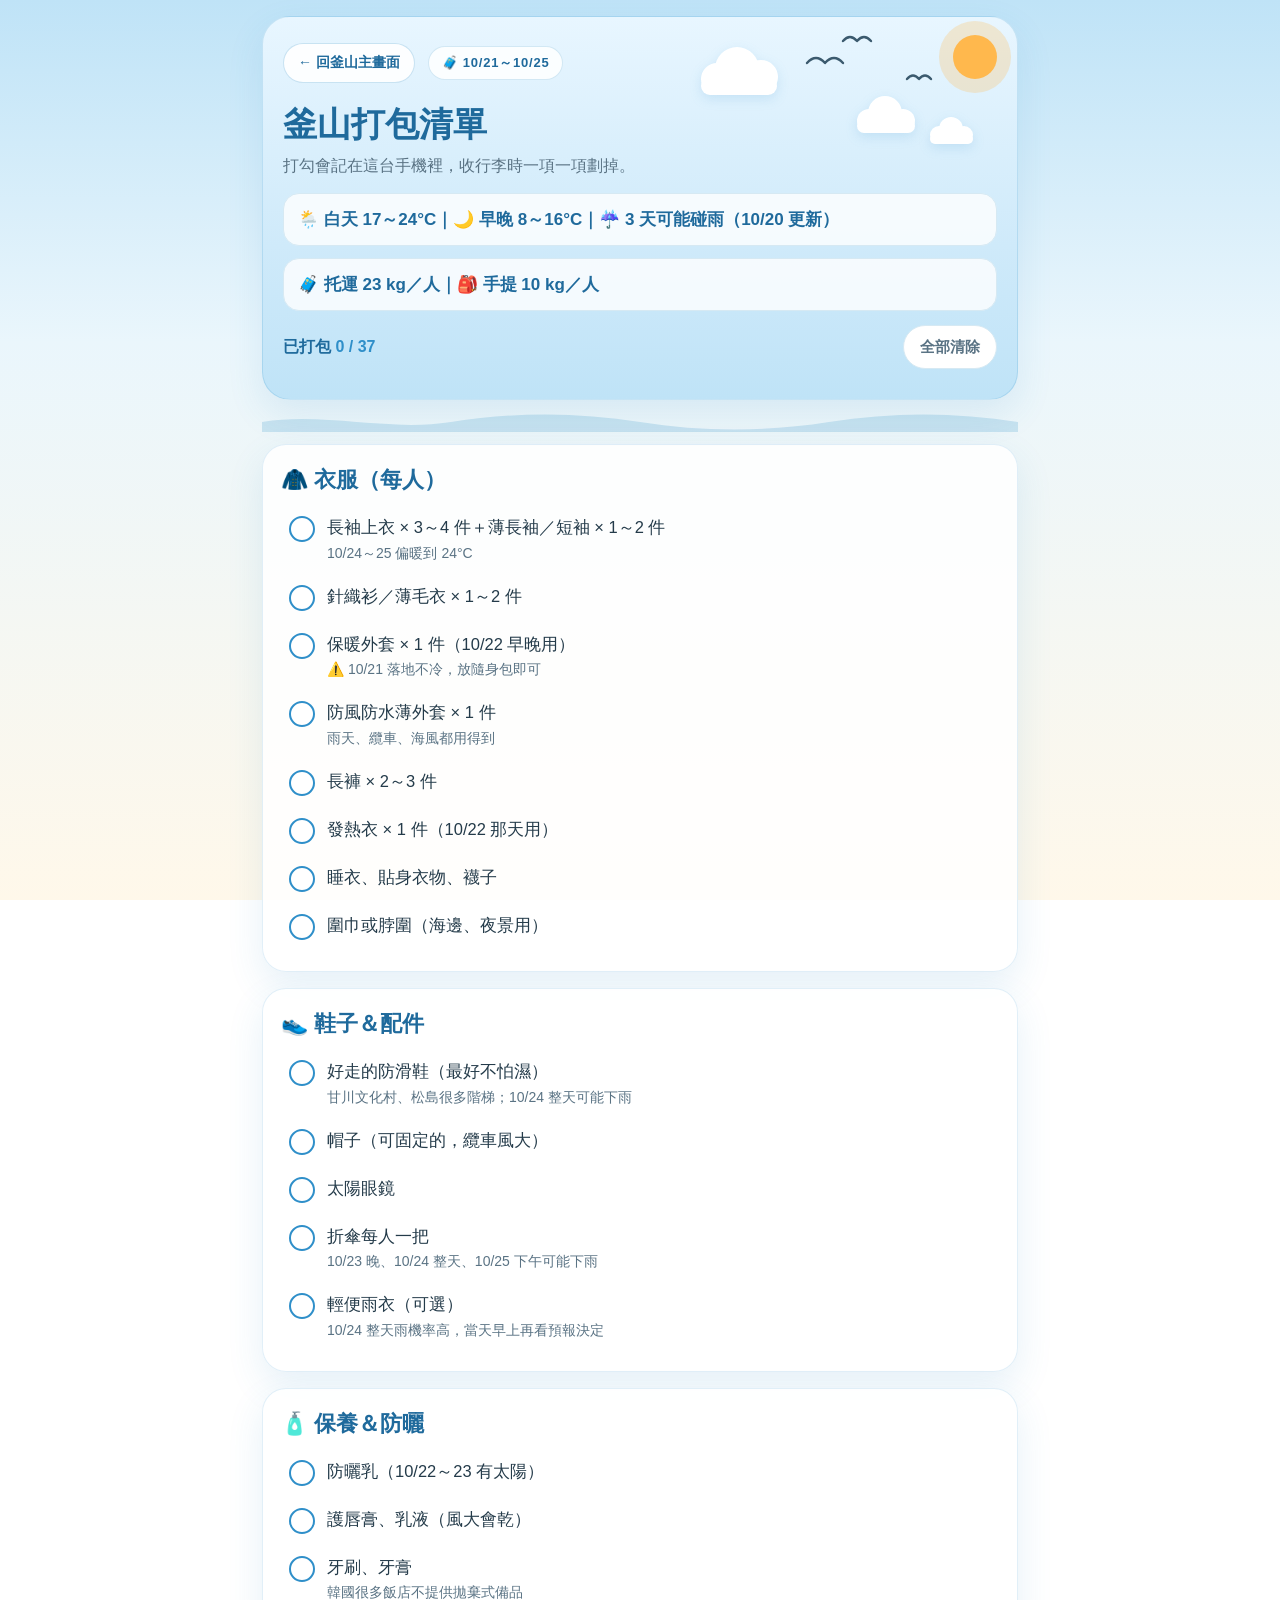
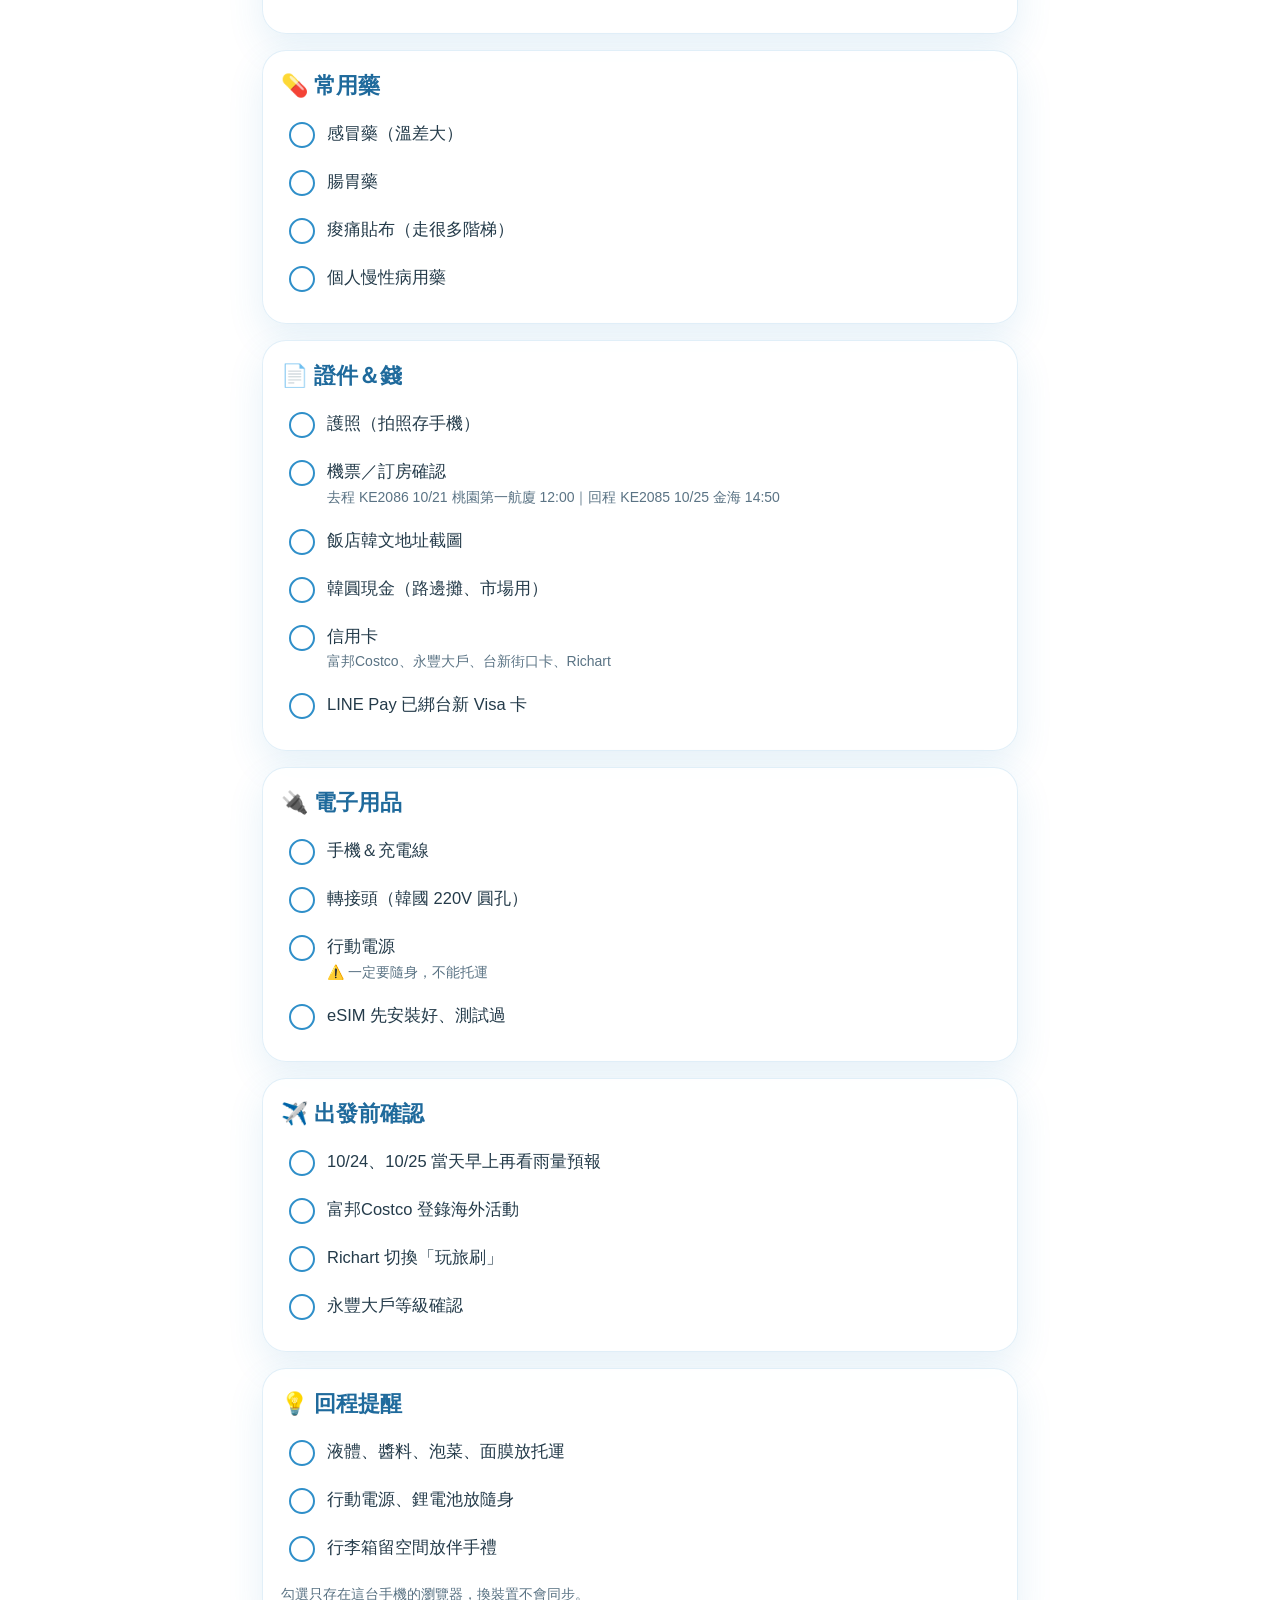
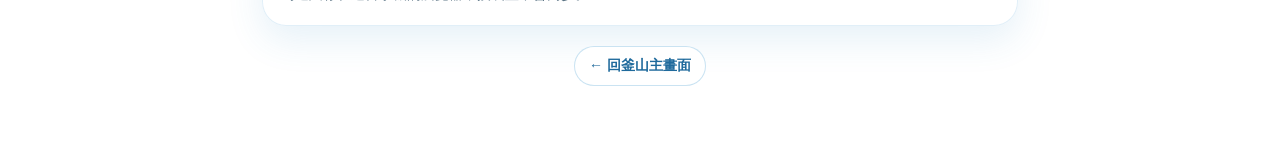
<file: busan/packing.html>
<!DOCTYPE html>
<html lang="zh-Hant">
<head>
  <meta charset="utf-8">
  <meta name="viewport" content="width=device-width, initial-scale=1">
  <meta name="robots" content="noindex, nofollow">
  <title>釜山打包清單 10/21～10/25</title>
  <link rel="stylesheet" href="busan.css?v=2">
  <script src="busan.js?v=2" defer></script>
</head>
<body data-page="packing">
  <main class="page">
    <section class="hero">
      <svg class="sky-deco" viewBox="0 0 360 150" preserveAspectRatio="xMaxYMin meet" aria-hidden="true">
        <circle class="sun-glow" cx="318" cy="40" r="36"/>
        <circle class="sun" cx="318" cy="40" r="22"/>
        <g class="cloud cloud-a">
          <circle cx="60" cy="62" r="16"/><circle cx="80" cy="52" r="22"/><circle cx="104" cy="60" r="17"/>
          <rect x="44" y="60" width="76" height="18" rx="9"/>
        </g>
        <g class="cloud cloud-b">
          <circle cx="212" cy="104" r="12"/><circle cx="228" cy="96" r="17"/><circle cx="246" cy="104" r="12"/>
          <rect x="200" y="102" width="58" height="14" rx="7"/>
        </g>
        <g class="cloud cloud-c">
          <circle cx="282" cy="118" r="9"/><circle cx="294" cy="112" r="12"/><circle cx="307" cy="118" r="9"/>
          <rect x="273" y="117" width="43" height="10" rx="5"/>
        </g>
        <path class="gull gull-a" d="M150 46 q9 -10 18 0 q9 -10 18 0"/>
        <path class="gull gull-b" d="M186 24 q7 -8 14 0 q7 -8 14 0"/>
        <path class="gull gull-c" d="M250 62 q6 -7 12 0 q6 -7 12 0"/>
      </svg>
      <a class="back-link" href="../busan.html">← 回釜山主畫面</a>
      <div class="eyebrow">🧳 10/21～10/25</div>
      <h1>釜山打包清單</h1>
      <p class="subtitle">打勾會記在這台手機裡，收行李時一項一項劃掉。</p>
      <div class="weather-banner">🌦️ 白天 17～24°C｜🌙 早晚 8～16°C｜☔ 3 天可能碰雨（10/20 更新）</div>
      <div class="weather-banner">🧳 托運 23 kg／人｜🎒 手提 10 kg／人</div>
      <div class="toolbar">
        <div class="progress-line">已打包 <span data-count>0 / 0</span></div>
        <button type="button" class="btn-reset" data-reset>全部清除</button>
      </div>
    </section>

    <svg class="wave-divider" viewBox="0 0 780 22" preserveAspectRatio="none" aria-hidden="true">
      <path d="M0 12 C65 2 130 22 195 12 S325 2 390 12 S520 22 585 12 S715 2 780 12 V22 H0 Z"/>
    </svg>

    <section class="tips-card">
      <h2>🧥 衣服（每人）</h2>
      <ul class="check-list">
        <li class="check-item" data-item><label><input type="checkbox" data-key="clothes-top"><span class="check-box"></span><span class="check-text">長袖上衣 × 3～4 件＋薄長袖／短袖 × 1～2 件<small class="check-note">10/24～25 偏暖到 24°C</small></span></label></li>
        <li class="check-item" data-item><label><input type="checkbox" data-key="clothes-knit"><span class="check-box"></span><span class="check-text">針織衫／薄毛衣 × 1～2 件</span></label></li>
        <li class="check-item" data-item><label><input type="checkbox" data-key="clothes-coat"><span class="check-box"></span><span class="check-text">保暖外套 × 1 件（10/22 早晚用）<small class="check-note">⚠️ 10/21 落地不冷，放隨身包即可</small></span></label></li>
        <li class="check-item" data-item><label><input type="checkbox" data-key="clothes-light"><span class="check-box"></span><span class="check-text">防風防水薄外套 × 1 件<small class="check-note">雨天、纜車、海風都用得到</small></span></label></li>
        <li class="check-item" data-item><label><input type="checkbox" data-key="clothes-pants"><span class="check-box"></span><span class="check-text">長褲 × 2～3 件</span></label></li>
        <li class="check-item" data-item><label><input type="checkbox" data-key="clothes-heat"><span class="check-box"></span><span class="check-text">發熱衣 × 1 件（10/22 那天用）</span></label></li>
        <li class="check-item" data-item><label><input type="checkbox" data-key="clothes-under"><span class="check-box"></span><span class="check-text">睡衣、貼身衣物、襪子</span></label></li>
        <li class="check-item" data-item><label><input type="checkbox" data-key="clothes-scarf"><span class="check-box"></span><span class="check-text">圍巾或脖圍（海邊、夜景用）</span></label></li>
      </ul>
    </section>

    <section class="tips-card">
      <h2>👟 鞋子＆配件</h2>
      <ul class="check-list">
        <li class="check-item" data-item><label><input type="checkbox" data-key="shoes-walk"><span class="check-box"></span><span class="check-text">好走的防滑鞋（最好不怕濕）<small class="check-note">甘川文化村、松島很多階梯；10/24 整天可能下雨</small></span></label></li>
        <li class="check-item" data-item><label><input type="checkbox" data-key="shoes-hat"><span class="check-box"></span><span class="check-text">帽子（可固定的，纜車風大）</span></label></li>
        <li class="check-item" data-item><label><input type="checkbox" data-key="shoes-sunglasses"><span class="check-box"></span><span class="check-text">太陽眼鏡</span></label></li>
        <li class="check-item" data-item><label><input type="checkbox" data-key="shoes-umbrella"><span class="check-box"></span><span class="check-text">折傘每人一把<small class="check-note">10/23 晚、10/24 整天、10/25 下午可能下雨</small></span></label></li>
        <li class="check-item" data-item><label><input type="checkbox" data-key="shoes-raincoat"><span class="check-box"></span><span class="check-text">輕便雨衣（可選）<small class="check-note">10/24 整天雨機率高，當天早上再看預報決定</small></span></label></li>
      </ul>
    </section>

    <section class="tips-card">
      <h2>🧴 保養＆防曬</h2>
      <ul class="check-list">
        <li class="check-item" data-item><label><input type="checkbox" data-key="care-sunscreen"><span class="check-box"></span><span class="check-text">防曬乳（10/22～23 有太陽）</span></label></li>
        <li class="check-item" data-item><label><input type="checkbox" data-key="care-lip"><span class="check-box"></span><span class="check-text">護唇膏、乳液（風大會乾）</span></label></li>
        <li class="check-item" data-item><label><input type="checkbox" data-key="care-tooth"><span class="check-box"></span><span class="check-text">牙刷、牙膏<small class="check-note">韓國很多飯店不提供拋棄式備品</small></span></label></li>
      </ul>
    </section>

    <section class="tips-card">
      <h2>💊 常用藥</h2>
      <ul class="check-list">
        <li class="check-item" data-item><label><input type="checkbox" data-key="med-cold"><span class="check-box"></span><span class="check-text">感冒藥（溫差大）</span></label></li>
        <li class="check-item" data-item><label><input type="checkbox" data-key="med-stomach"><span class="check-box"></span><span class="check-text">腸胃藥</span></label></li>
        <li class="check-item" data-item><label><input type="checkbox" data-key="med-patch"><span class="check-box"></span><span class="check-text">痠痛貼布（走很多階梯）</span></label></li>
        <li class="check-item" data-item><label><input type="checkbox" data-key="med-chronic"><span class="check-box"></span><span class="check-text">個人慢性病用藥</span></label></li>
      </ul>
    </section>

    <section class="tips-card">
      <h2>📄 證件＆錢</h2>
      <ul class="check-list">
        <li class="check-item" data-item><label><input type="checkbox" data-key="doc-passport"><span class="check-box"></span><span class="check-text">護照（拍照存手機）</span></label></li>
        <li class="check-item" data-item><label><input type="checkbox" data-key="doc-ticket"><span class="check-box"></span><span class="check-text">機票／訂房確認<small class="check-note">去程 KE2086 10/21 桃園第一航廈 12:00｜回程 KE2085 10/25 金海 14:50</small></span></label></li>
        <li class="check-item" data-item><label><input type="checkbox" data-key="doc-hotel"><span class="check-box"></span><span class="check-text">飯店韓文地址截圖</span></label></li>
        <li class="check-item" data-item><label><input type="checkbox" data-key="doc-cash"><span class="check-box"></span><span class="check-text">韓圓現金（路邊攤、市場用）</span></label></li>
        <li class="check-item" data-item><label><input type="checkbox" data-key="doc-cards"><span class="check-box"></span><span class="check-text">信用卡<small class="check-note">富邦Costco、永豐大戶、台新街口卡、Richart</small></span></label></li>
        <li class="check-item" data-item><label><input type="checkbox" data-key="doc-linepay"><span class="check-box"></span><span class="check-text">LINE Pay 已綁台新 Visa 卡</span></label></li>
      </ul>
    </section>

    <section class="tips-card">
      <h2>🔌 電子用品</h2>
      <ul class="check-list">
        <li class="check-item" data-item><label><input type="checkbox" data-key="elec-phone"><span class="check-box"></span><span class="check-text">手機＆充電線</span></label></li>
        <li class="check-item" data-item><label><input type="checkbox" data-key="elec-adapter"><span class="check-box"></span><span class="check-text">轉接頭（韓國 220V 圓孔）</span></label></li>
        <li class="check-item" data-item><label><input type="checkbox" data-key="elec-powerbank"><span class="check-box"></span><span class="check-text">行動電源<small class="check-note">⚠️ 一定要隨身，不能托運</small></span></label></li>
        <li class="check-item" data-item><label><input type="checkbox" data-key="elec-esim"><span class="check-box"></span><span class="check-text">eSIM 先安裝好、測試過</span></label></li>
      </ul>
    </section>

    <section class="tips-card">
      <h2>✈️ 出發前確認</h2>
      <ul class="check-list">
        <li class="check-item" data-item><label><input type="checkbox" data-key="pre-weather"><span class="check-box"></span><span class="check-text">10/24、10/25 當天早上再看雨量預報</span></label></li>
        <li class="check-item" data-item><label><input type="checkbox" data-key="pre-costco"><span class="check-box"></span><span class="check-text">富邦Costco 登錄海外活動</span></label></li>
        <li class="check-item" data-item><label><input type="checkbox" data-key="pre-richart"><span class="check-box"></span><span class="check-text">Richart 切換「玩旅刷」</span></label></li>
        <li class="check-item" data-item><label><input type="checkbox" data-key="pre-dawho"><span class="check-box"></span><span class="check-text">永豐大戶等級確認</span></label></li>
      </ul>
    </section>

    <section class="tips-card">
      <h2>💡 回程提醒</h2>
      <ul class="check-list">
        <li class="check-item" data-item><label><input type="checkbox" data-key="back-liquid"><span class="check-box"></span><span class="check-text">液體、醬料、泡菜、面膜放托運</span></label></li>
        <li class="check-item" data-item><label><input type="checkbox" data-key="back-battery"><span class="check-box"></span><span class="check-text">行動電源、鋰電池放隨身</span></label></li>
        <li class="check-item" data-item><label><input type="checkbox" data-key="back-space"><span class="check-box"></span><span class="check-text">行李箱留空間放伴手禮</span></label></li>
      </ul>
      <p class="note-line">勾選只存在這台手機的瀏覽器，換裝置不會同步。</p>
    </section>
    <p class="back-bottom"><a class="back-link" href="../busan.html">← 回釜山主畫面</a></p>
  </main>
</body>
</html>
</file>
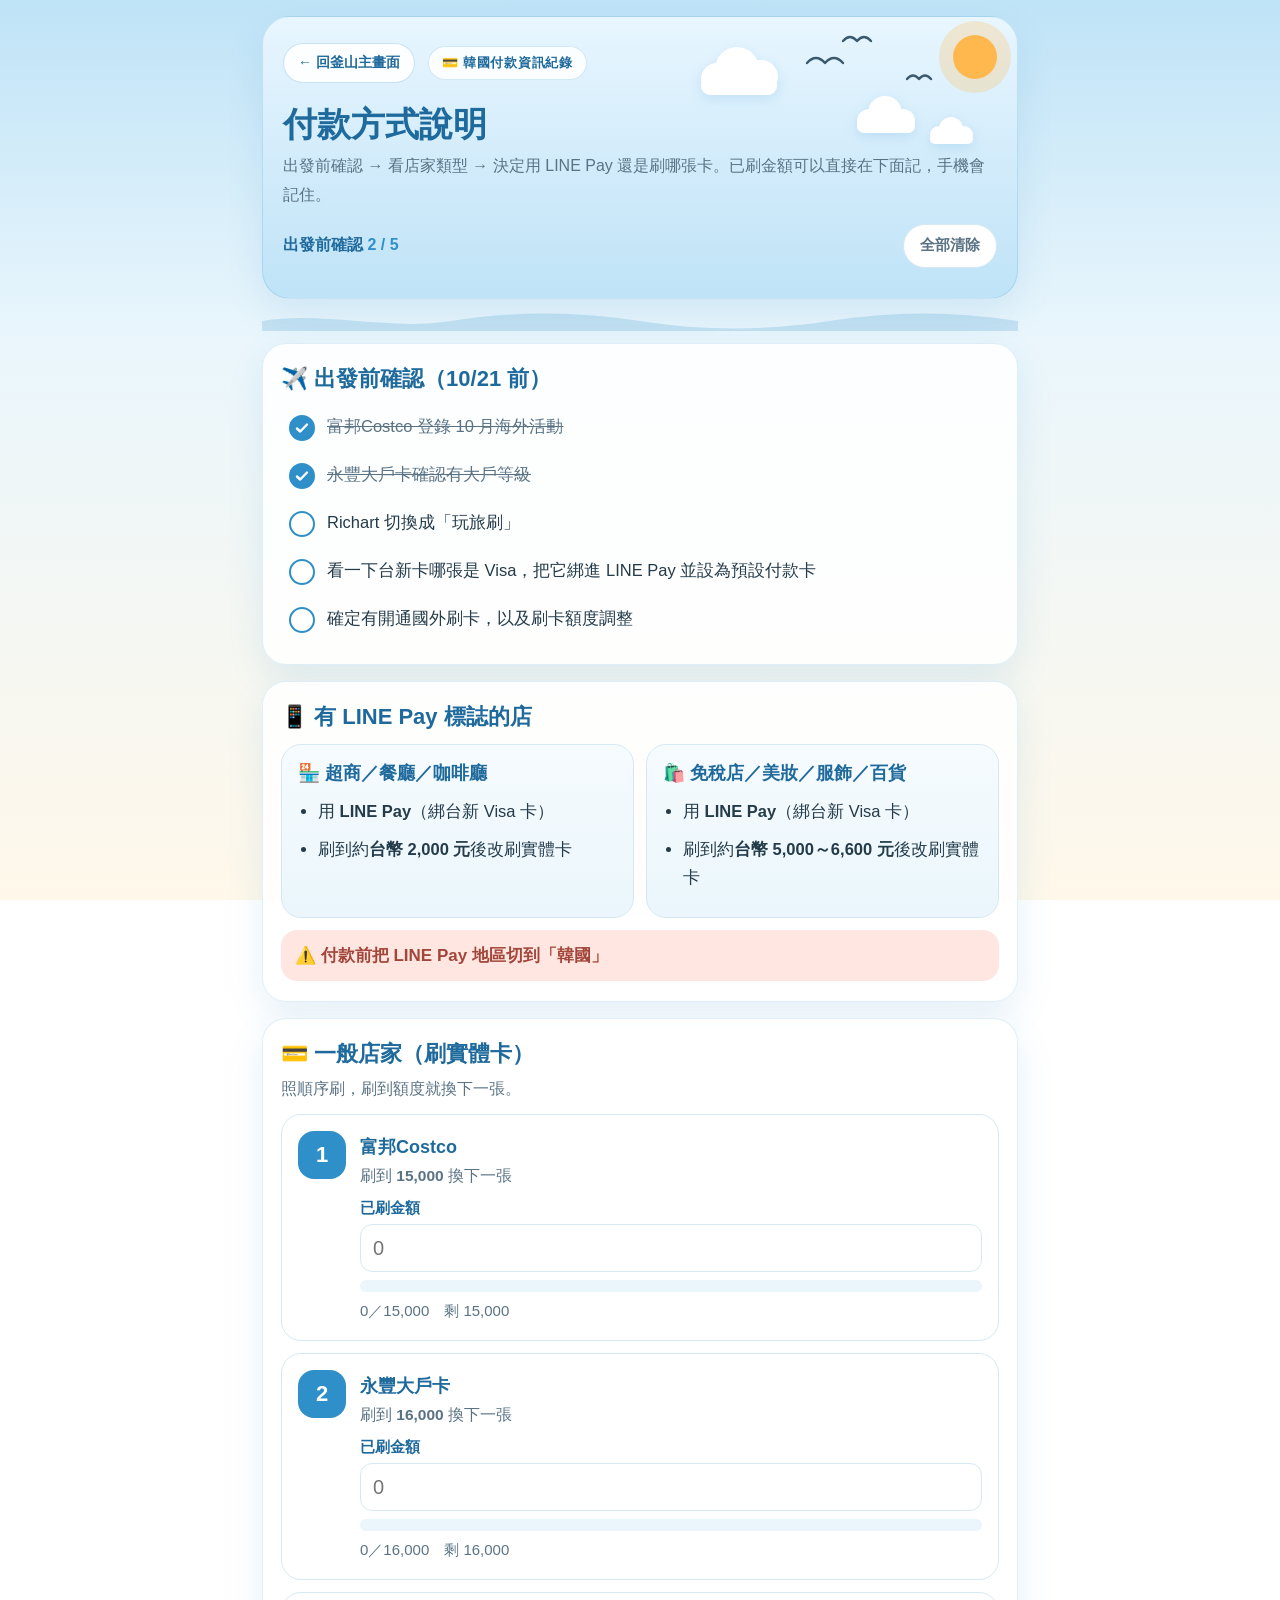
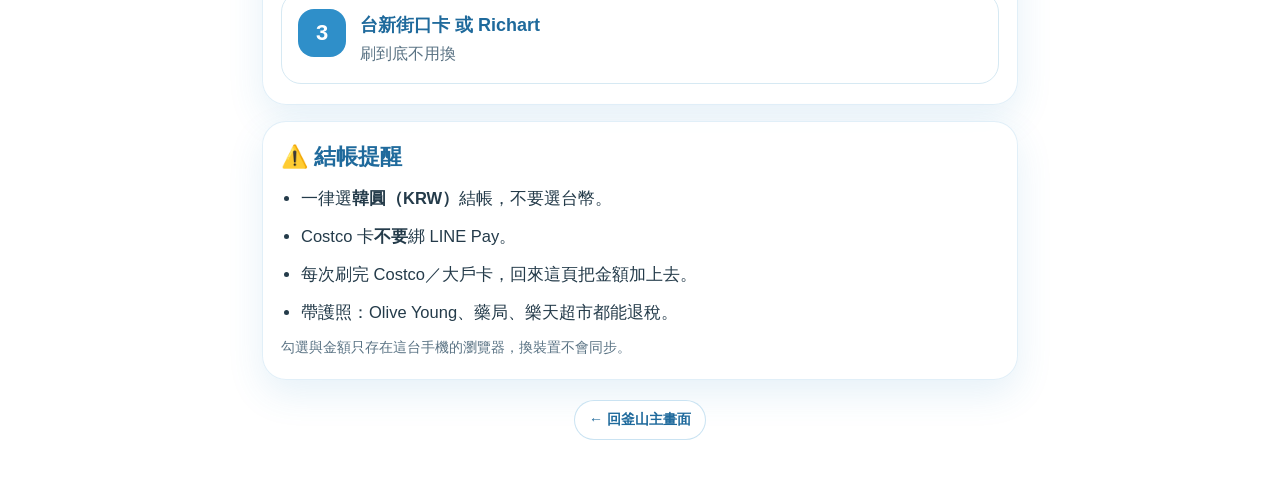
<file: busan/payment.html>
<!DOCTYPE html>
<html lang="zh-Hant">
<head>
  <meta charset="utf-8">
  <meta name="viewport" content="width=device-width, initial-scale=1">
  <meta name="robots" content="noindex, nofollow">
  <title>韓國付款方式說明</title>
  <link rel="stylesheet" href="busan.css?v=2">
  <script src="busan.js?v=2" defer></script>
</head>
<body data-page="payment">
  <main class="page">
    <section class="hero">
      <svg class="sky-deco" viewBox="0 0 360 150" preserveAspectRatio="xMaxYMin meet" aria-hidden="true">
        <circle class="sun-glow" cx="318" cy="40" r="36"/>
        <circle class="sun" cx="318" cy="40" r="22"/>
        <g class="cloud cloud-a">
          <circle cx="60" cy="62" r="16"/><circle cx="80" cy="52" r="22"/><circle cx="104" cy="60" r="17"/>
          <rect x="44" y="60" width="76" height="18" rx="9"/>
        </g>
        <g class="cloud cloud-b">
          <circle cx="212" cy="104" r="12"/><circle cx="228" cy="96" r="17"/><circle cx="246" cy="104" r="12"/>
          <rect x="200" y="102" width="58" height="14" rx="7"/>
        </g>
        <g class="cloud cloud-c">
          <circle cx="282" cy="118" r="9"/><circle cx="294" cy="112" r="12"/><circle cx="307" cy="118" r="9"/>
          <rect x="273" y="117" width="43" height="10" rx="5"/>
        </g>
        <path class="gull gull-a" d="M150 46 q9 -10 18 0 q9 -10 18 0"/>
        <path class="gull gull-b" d="M186 24 q7 -8 14 0 q7 -8 14 0"/>
        <path class="gull gull-c" d="M250 62 q6 -7 12 0 q6 -7 12 0"/>
      </svg>
      <a class="back-link" href="../busan.html">← 回釜山主畫面</a>
      <div class="eyebrow">💳 韓國付款資訊紀錄</div>
      <h1>付款方式說明</h1>
      <p class="subtitle">出發前確認 → 看店家類型 → 決定用 LINE Pay 還是刷哪張卡。已刷金額可以直接在下面記，手機會記住。</p>
      <div class="toolbar">
        <div class="progress-line">出發前確認 <span data-count>0 / 0</span></div>
        <button type="button" class="btn-reset" data-reset>全部清除</button>
      </div>
    </section>

    <svg class="wave-divider" viewBox="0 0 780 22" preserveAspectRatio="none" aria-hidden="true">
      <path d="M0 12 C65 2 130 22 195 12 S325 2 390 12 S520 22 585 12 S715 2 780 12 V22 H0 Z"/>
    </svg>

    <section class="tips-card">
      <h2>✈️ 出發前確認（10/21 前）</h2>
      <ul class="check-list">
        <li class="check-item" data-item><label><input type="checkbox" data-key="pre-costco" checked><span class="check-box"></span><span class="check-text">富邦Costco 登錄 10 月海外活動</span></label></li>
        <li class="check-item" data-item><label><input type="checkbox" data-key="pre-dawho" checked><span class="check-box"></span><span class="check-text">永豐大戶卡確認有大戶等級</span></label></li>
        <li class="check-item" data-item><label><input type="checkbox" data-key="pre-richart"><span class="check-box"></span><span class="check-text">Richart 切換成「玩旅刷」</span></label></li>
        <li class="check-item" data-item><label><input type="checkbox" data-key="pre-linepay"><span class="check-box"></span><span class="check-text">看一下台新卡哪張是 Visa，把它綁進 LINE Pay 並設為預設付款卡</span></label></li>
        <li class="check-item" data-item><label><input type="checkbox" data-key="pre-overseas"><span class="check-box"></span><span class="check-text">確定有開通國外刷卡，以及刷卡額度調整</span></label></li>
      </ul>
    </section>

    <section class="tips-card">
      <h2>📱 有 LINE Pay 標誌的店</h2>
      <div class="info-grid">
        <article class="info-block accent">
          <h3>🏪 超商／餐廳／咖啡廳</h3>
          <ul class="bullet-list">
            <li>用 <strong>LINE Pay</strong>（綁台新 Visa 卡）</li>
            <li>刷到約<strong>台幣 2,000 元</strong>後改刷實體卡</li>
          </ul>
        </article>
        <article class="info-block accent">
          <h3>🛍️ 免稅店／美妝／服飾／百貨</h3>
          <ul class="bullet-list">
            <li>用 <strong>LINE Pay</strong>（綁台新 Visa 卡）</li>
            <li>刷到約<strong>台幣 5,000～6,600 元</strong>後改刷實體卡</li>
          </ul>
        </article>
      </div>
      <div class="callout warn">⚠️ 付款前把 LINE Pay 地區切到「韓國」</div>
    </section>

    <section class="tips-card">
      <h2>💳 一般店家（刷實體卡）</h2>
      <p class="day-tag">照順序刷，刷到額度就換下一張。</p>

      <article class="step-card">
        <div class="step-num">1</div>
        <div>
          <h3>富邦Costco</h3>
          <p>刷到 <strong>15,000</strong> 換下一張</p>
          <div class="spend">
            <label>已刷金額
              <input type="number" inputmode="numeric" min="0" step="100" placeholder="0" data-key="spend-costco" data-limit="15000">
            </label>
            <div class="bar"><div class="bar-fill"></div></div>
            <p class="spend-meta"><span class="spend-now">0</span>／15,000　剩 <span class="spend-left">15,000</span><span class="spend-over-text">　→ 已達上限，換下一張</span></p>
          </div>
        </div>
      </article>

      <article class="step-card">
        <div class="step-num">2</div>
        <div>
          <h3>永豐大戶卡</h3>
          <p>刷到 <strong>16,000</strong> 換下一張</p>
          <div class="spend">
            <label>已刷金額
              <input type="number" inputmode="numeric" min="0" step="100" placeholder="0" data-key="spend-dawho" data-limit="16000">
            </label>
            <div class="bar"><div class="bar-fill"></div></div>
            <p class="spend-meta"><span class="spend-now">0</span>／16,000　剩 <span class="spend-left">16,000</span><span class="spend-over-text">　→ 已達上限，換下一張</span></p>
          </div>
        </div>
      </article>

      <article class="step-card">
        <div class="step-num">3</div>
        <div>
          <h3>台新街口卡 或 Richart</h3>
          <p>刷到底不用換</p>
        </div>
      </article>
    </section>

    <section class="tips-card">
      <h2>⚠️ 結帳提醒</h2>
      <ul class="tips-list">
        <li>一律選<strong>韓圓（KRW）</strong>結帳，不要選台幣。</li>
        <li>Costco 卡<strong>不要</strong>綁 LINE Pay。</li>
        <li>每次刷完 Costco／大戶卡，回來這頁把金額加上去。</li>
        <li>帶護照：Olive Young、藥局、樂天超市都能退稅。</li>
      </ul>
      <p class="note-line">勾選與金額只存在這台手機的瀏覽器，換裝置不會同步。</p>
    </section>
    <p class="back-bottom"><a class="back-link" href="../busan.html">← 回釜山主畫面</a></p>
  </main>
</body>
</html>
</file>
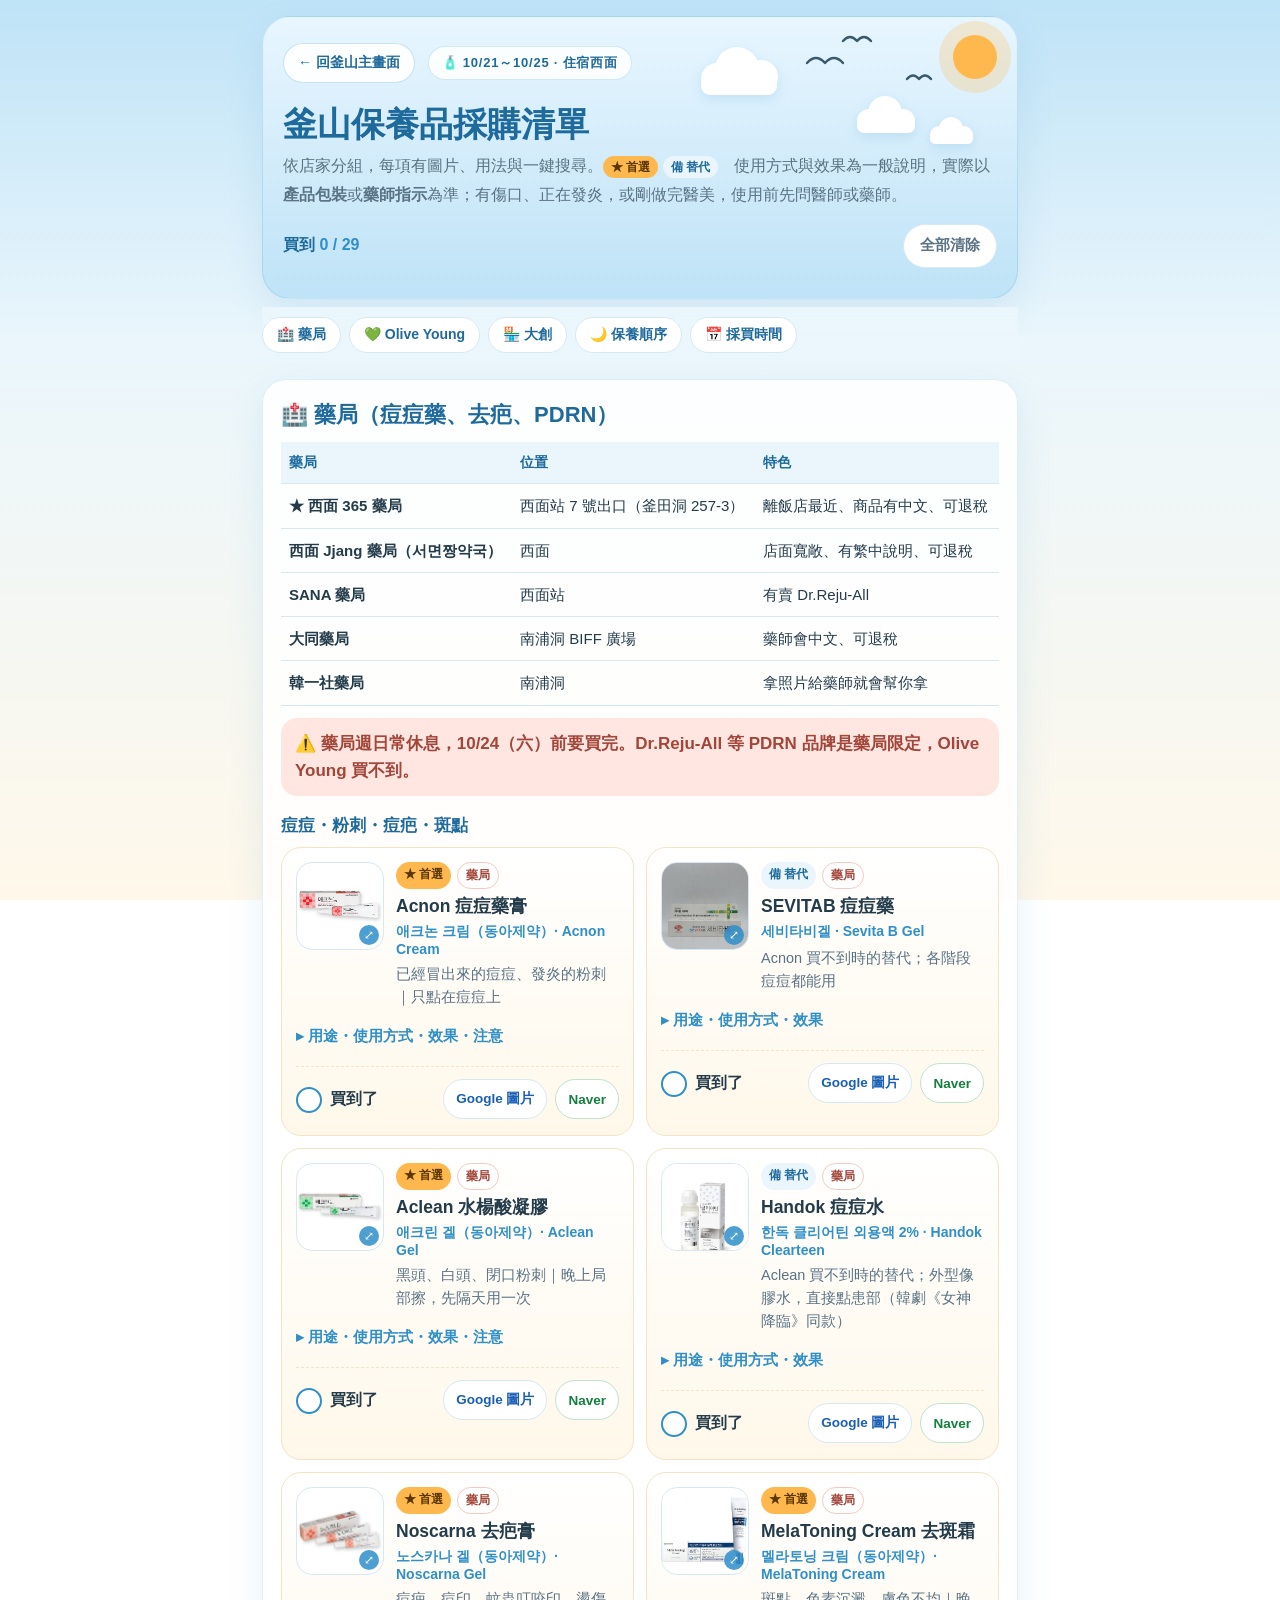
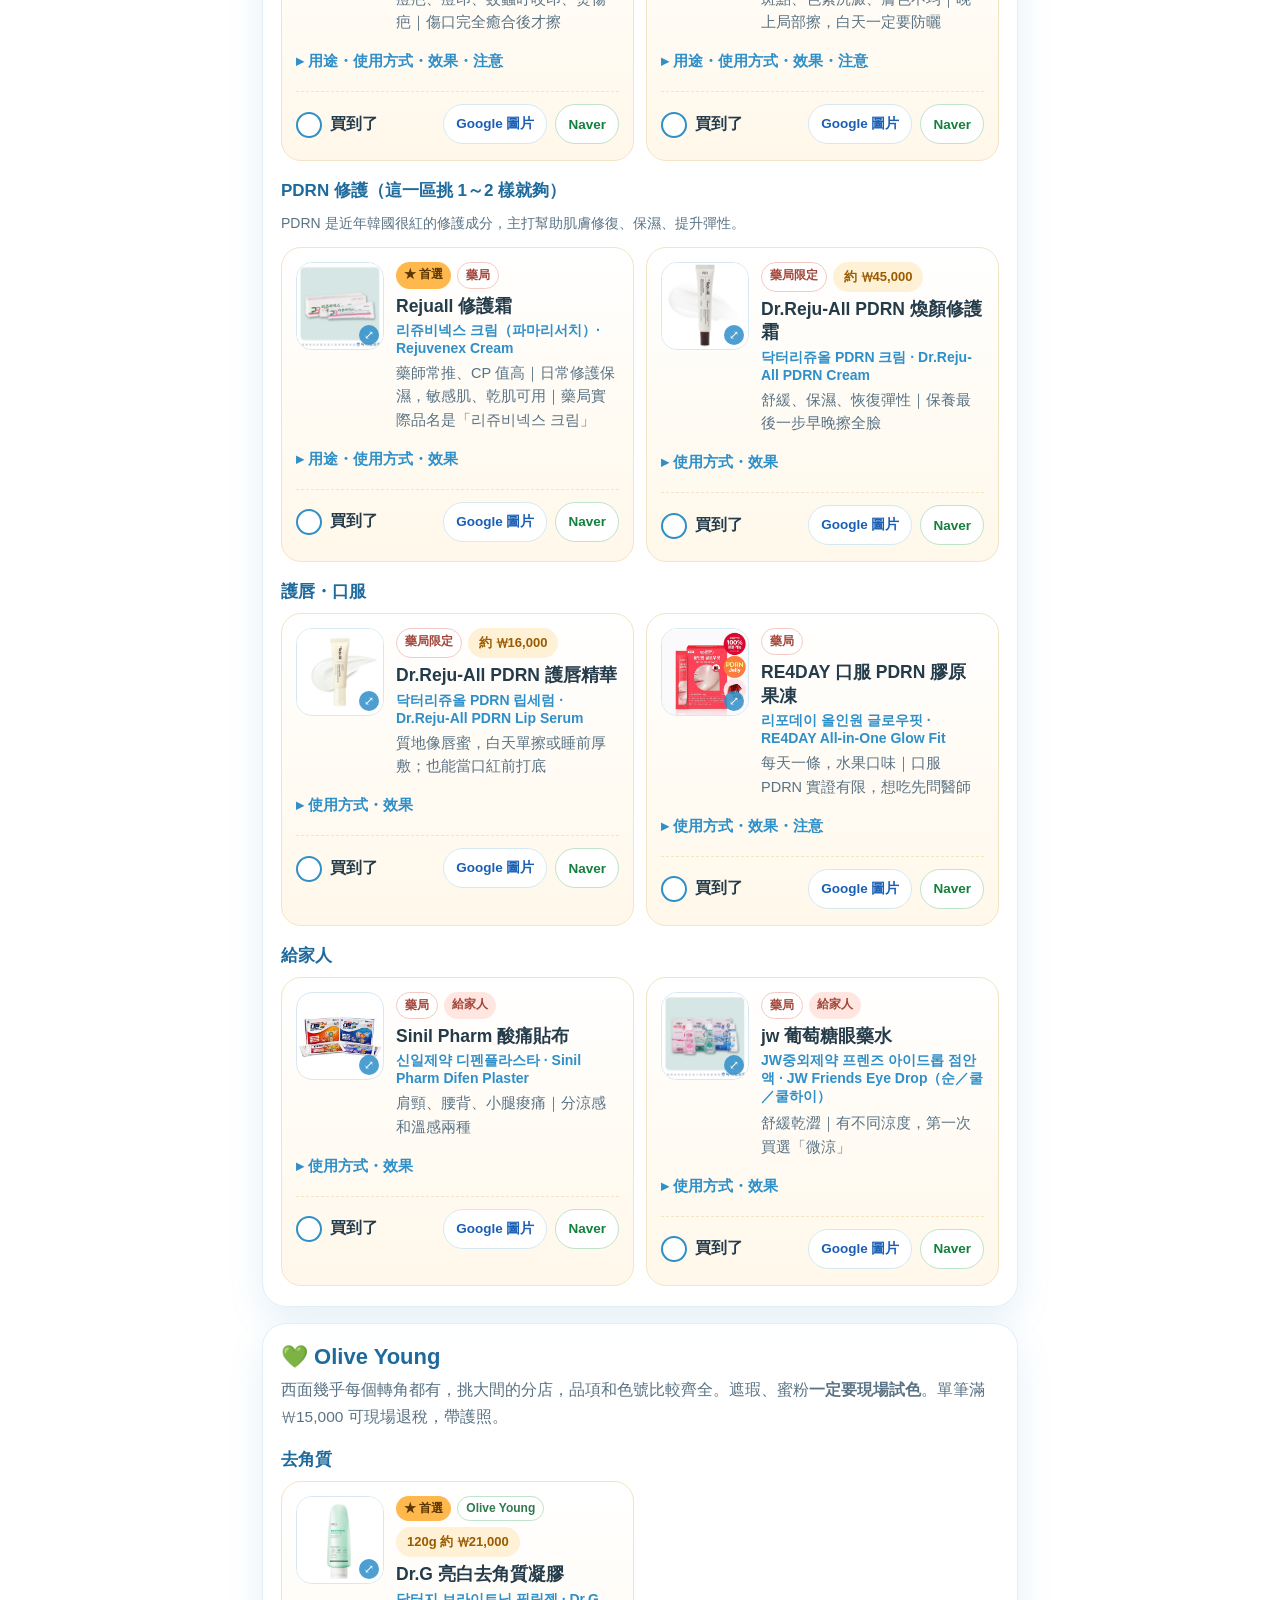
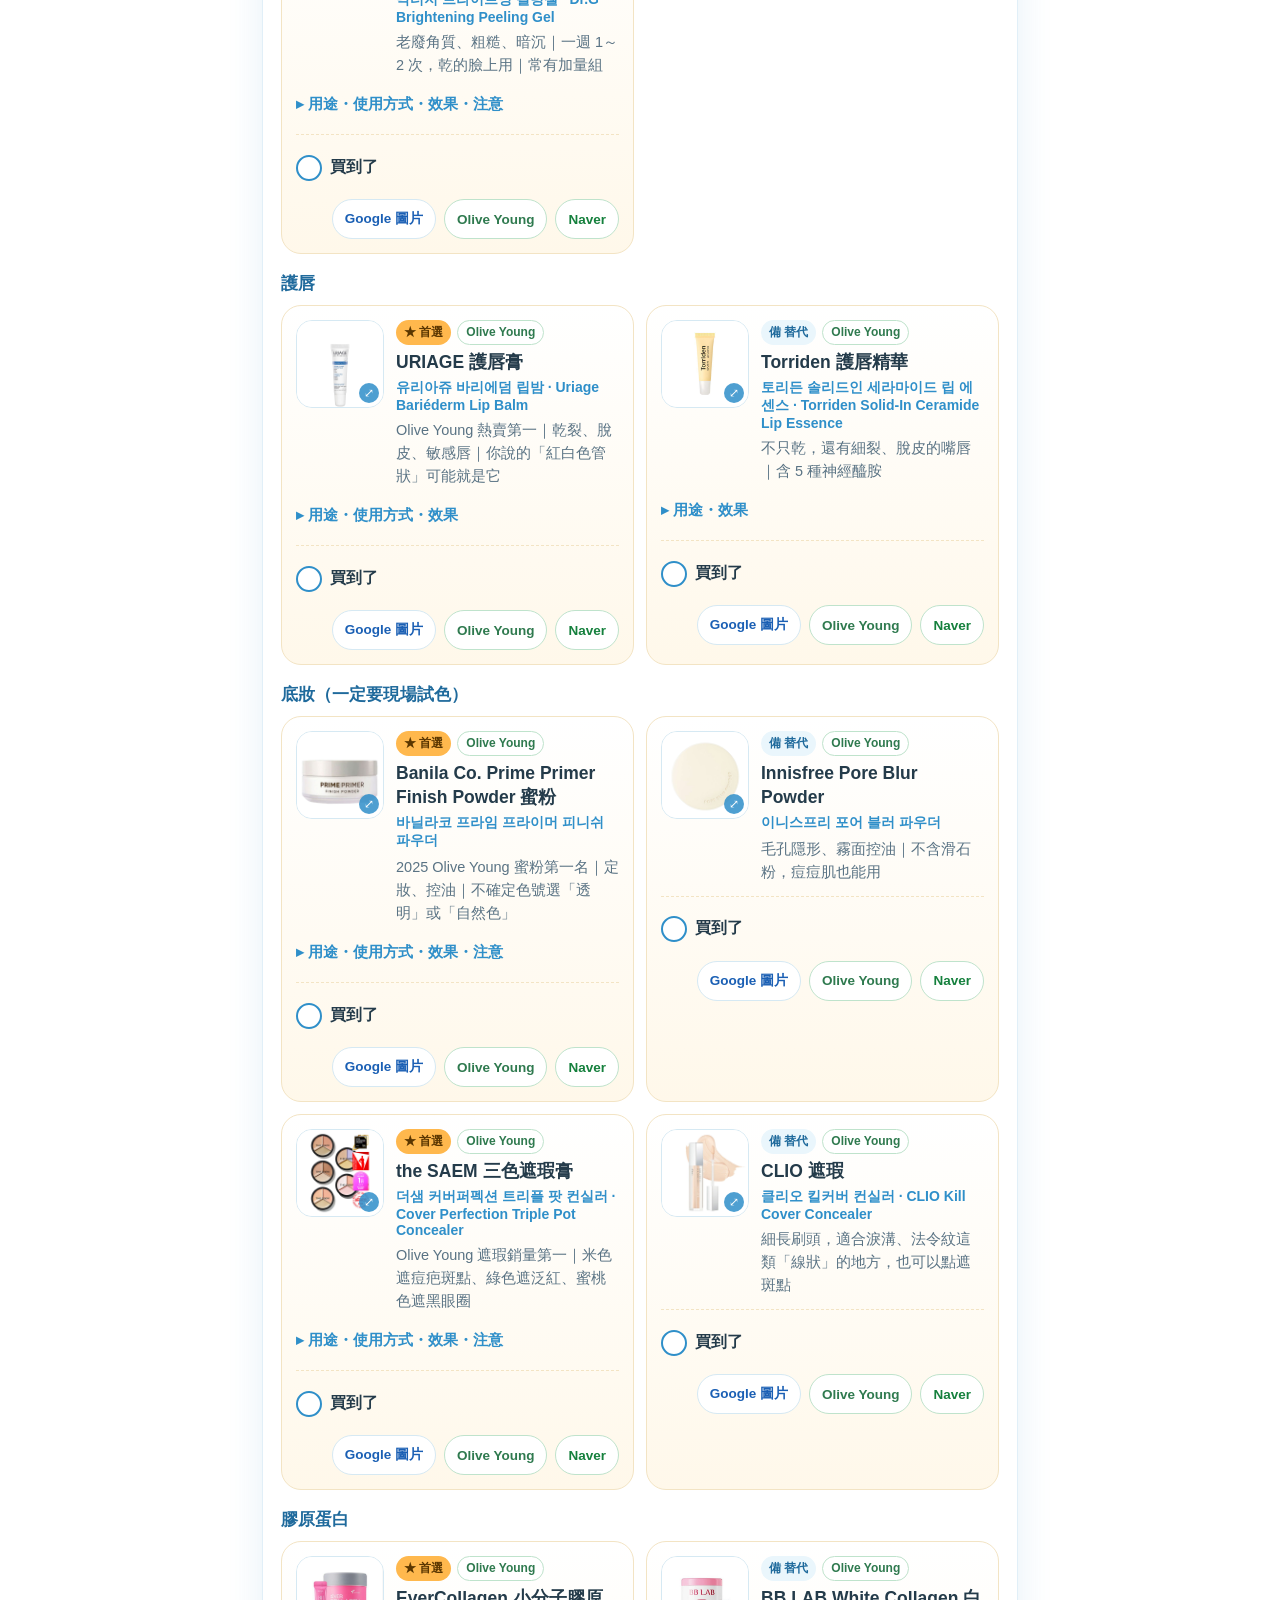
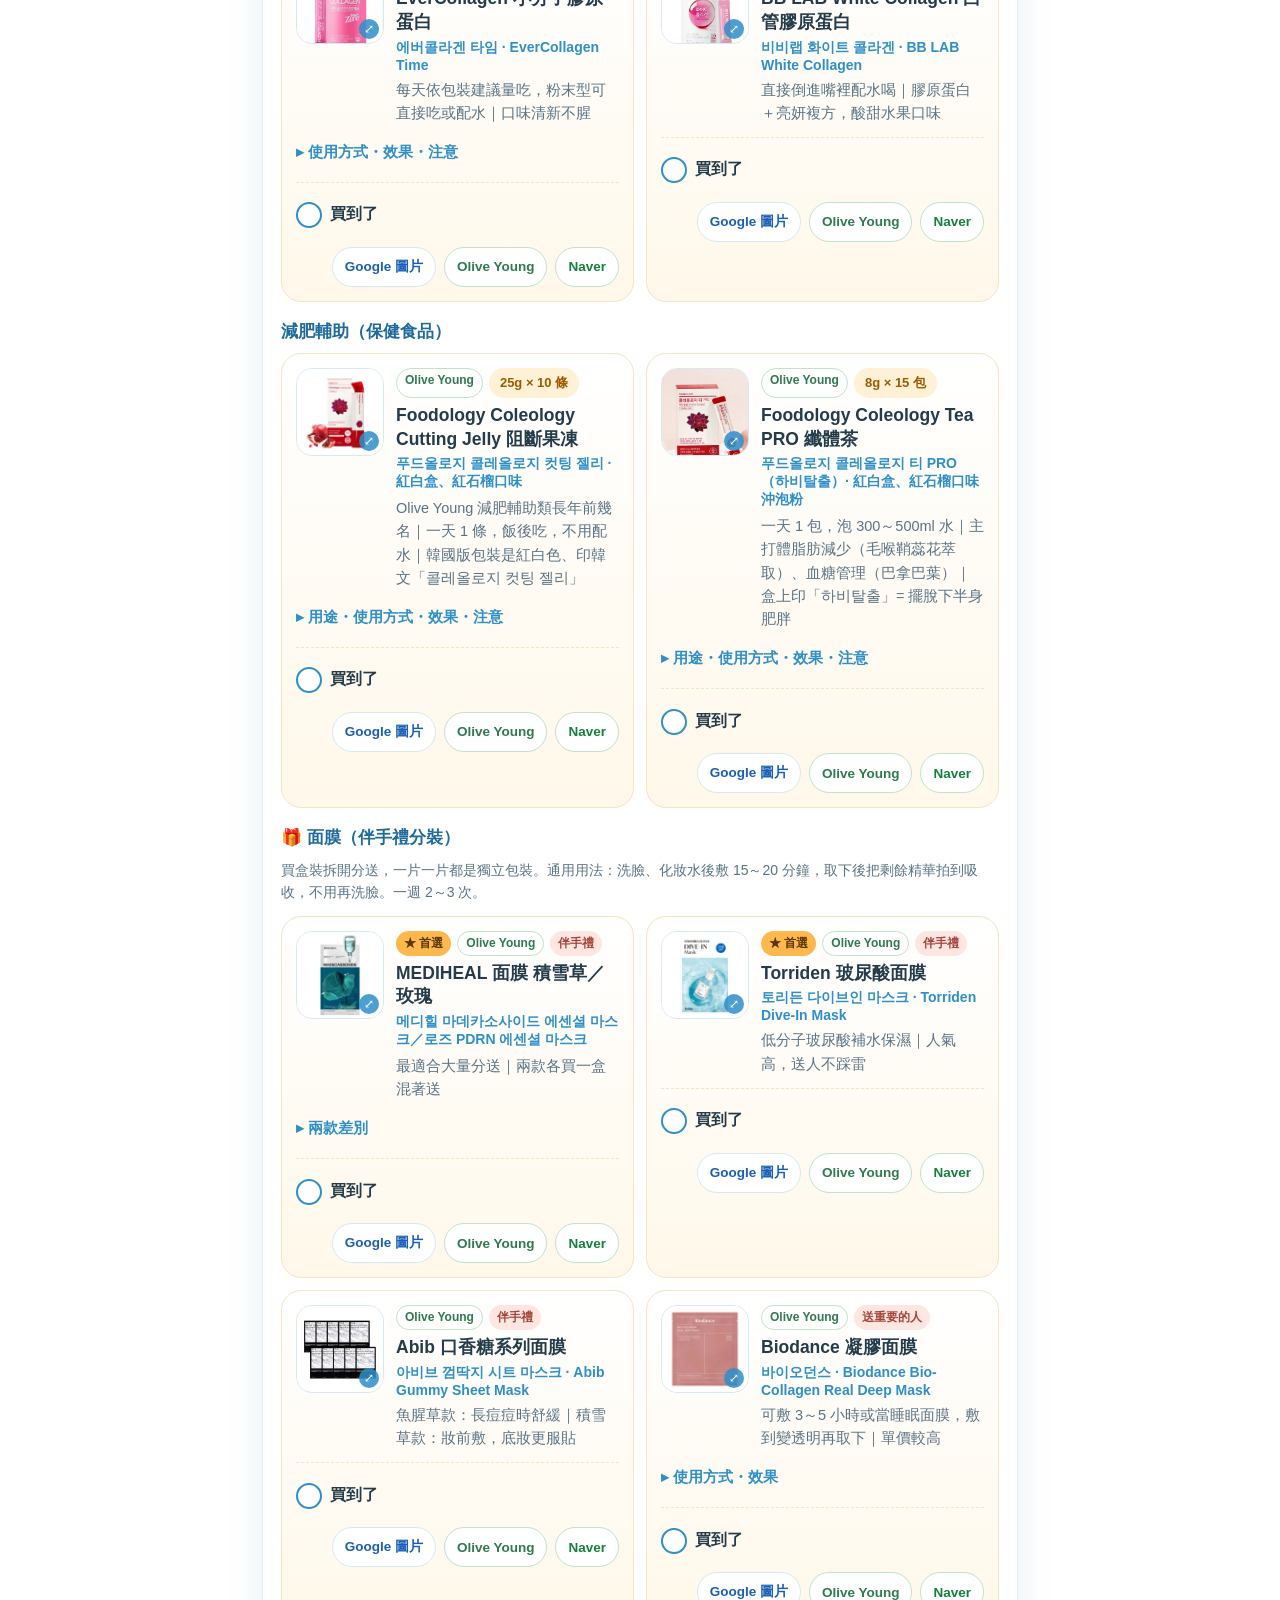
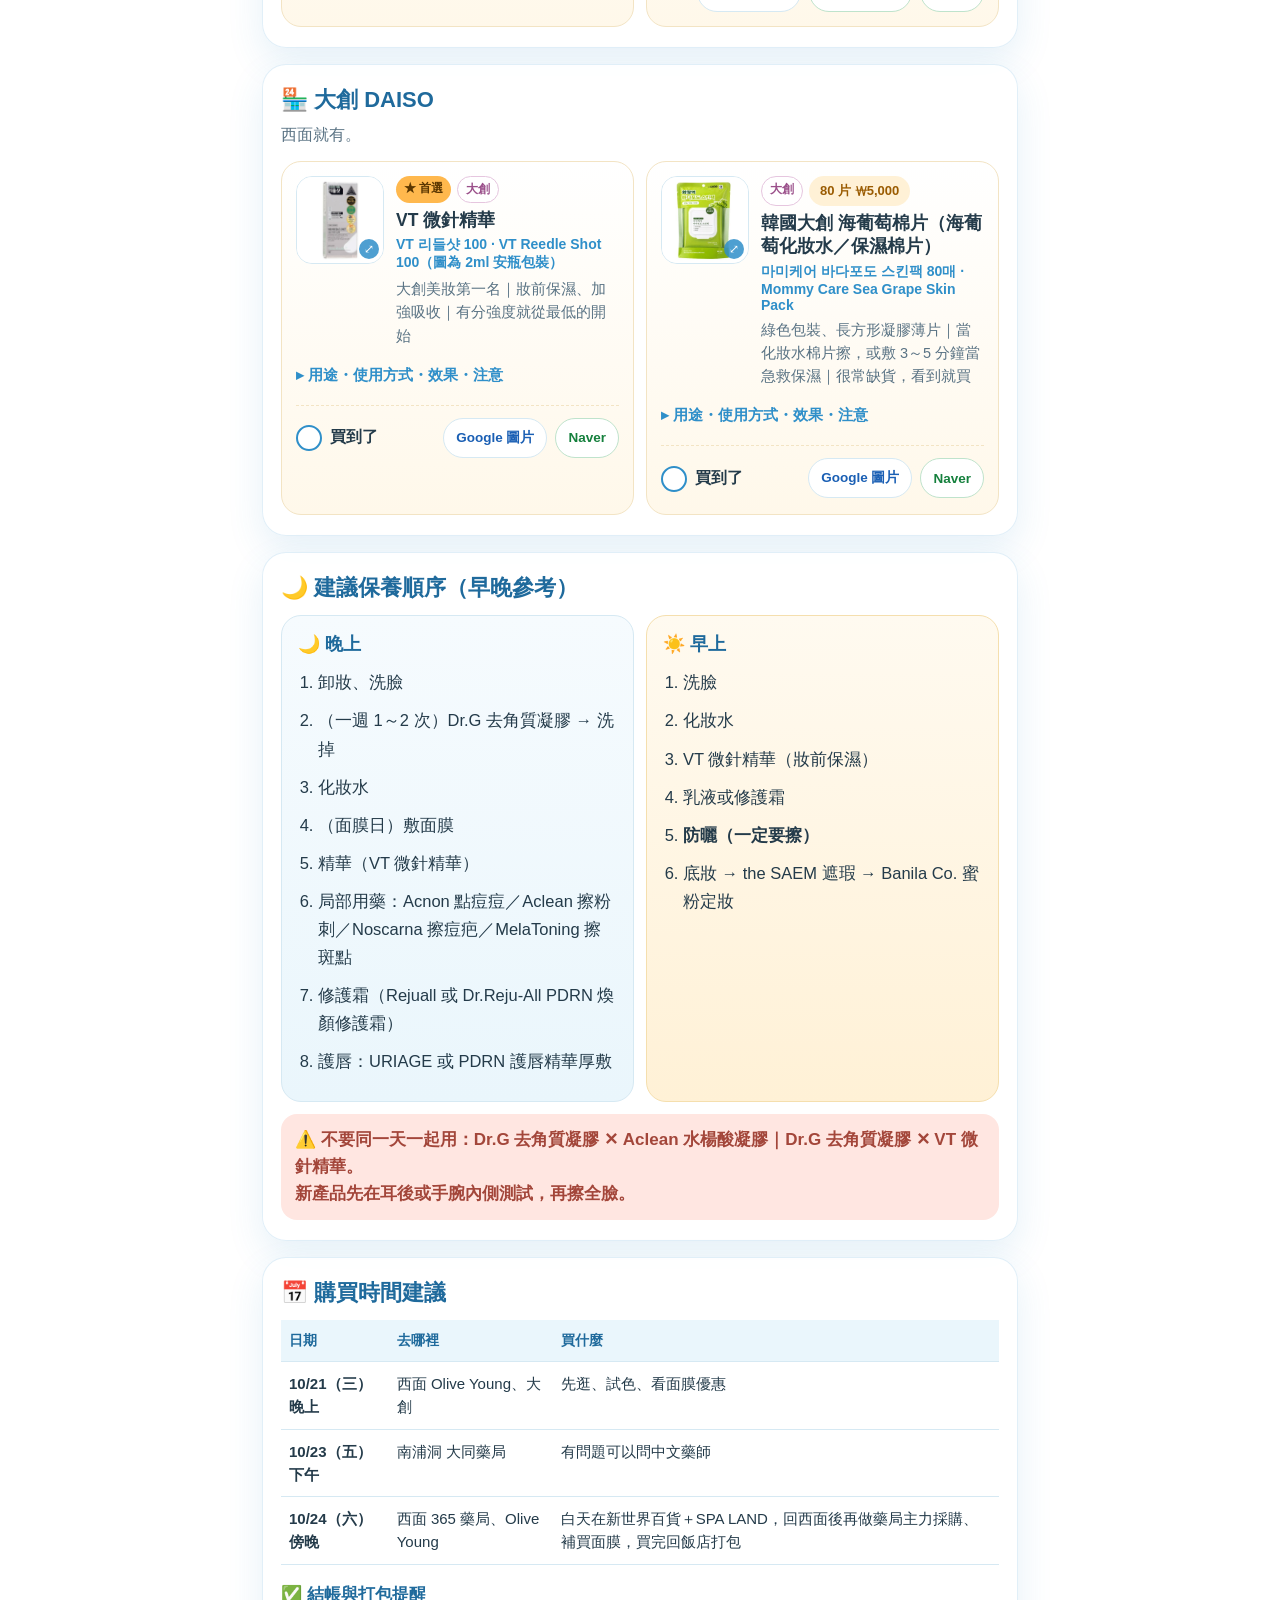
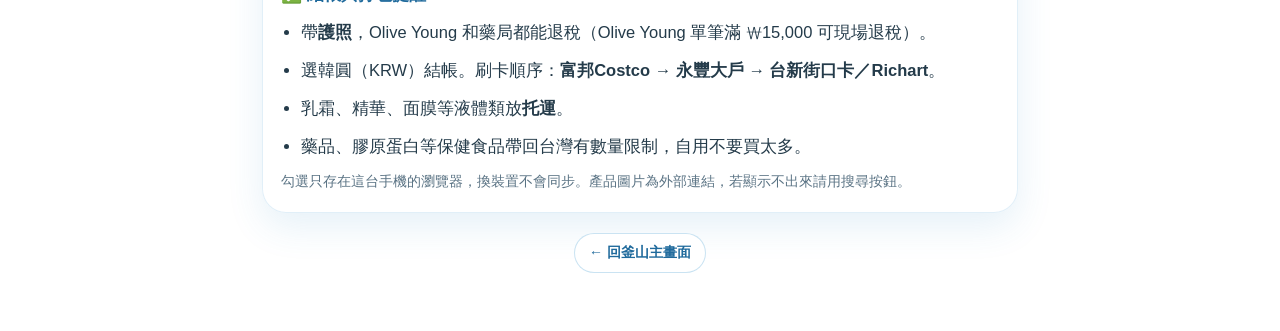
<file: busan/skincare.html>
<!DOCTYPE html>
<html lang="zh-Hant">
<head>
  <meta charset="utf-8">
  <meta name="viewport" content="width=device-width, initial-scale=1">
  <meta name="robots" content="noindex, nofollow">
  <title>釜山保養品採購清單</title>
  <link rel="stylesheet" href="busan.css?v=2">
  <script src="busan.js?v=2" defer></script>
</head>
<body data-page="skincare" data-engines="gimg,oy,naver">
  <main class="page">
    <section class="hero">
      <svg class="sky-deco" viewBox="0 0 360 150" preserveAspectRatio="xMaxYMin meet" aria-hidden="true">
        <circle class="sun-glow" cx="318" cy="40" r="36"/>
        <circle class="sun" cx="318" cy="40" r="22"/>
        <g class="cloud cloud-a">
          <circle cx="60" cy="62" r="16"/><circle cx="80" cy="52" r="22"/><circle cx="104" cy="60" r="17"/>
          <rect x="44" y="60" width="76" height="18" rx="9"/>
        </g>
        <g class="cloud cloud-b">
          <circle cx="212" cy="104" r="12"/><circle cx="228" cy="96" r="17"/><circle cx="246" cy="104" r="12"/>
          <rect x="200" y="102" width="58" height="14" rx="7"/>
        </g>
        <g class="cloud cloud-c">
          <circle cx="282" cy="118" r="9"/><circle cx="294" cy="112" r="12"/><circle cx="307" cy="118" r="9"/>
          <rect x="273" y="117" width="43" height="10" rx="5"/>
        </g>
        <path class="gull gull-a" d="M150 46 q9 -10 18 0 q9 -10 18 0"/>
        <path class="gull gull-b" d="M186 24 q7 -8 14 0 q7 -8 14 0"/>
        <path class="gull gull-c" d="M250 62 q6 -7 12 0 q6 -7 12 0"/>
      </svg>
      <a class="back-link" href="../busan.html">← 回釜山主畫面</a>
      <div class="eyebrow">🧴 10/21～10/25 · 住宿西面</div>
      <h1>釜山保養品採購清單</h1>
      <p class="subtitle">依店家分組，每項有圖片、用法與一鍵搜尋。<span class="badge star">★ 首選</span> <span class="badge alt">備 替代</span>　使用方式與效果為一般說明，實際以<strong>產品包裝</strong>或<strong>藥師指示</strong>為準；有傷口、正在發炎，或剛做完醫美，使用前先問醫師或藥師。</p>
      <div class="toolbar">
        <div class="progress-line">買到 <span data-count>0 / 0</span></div>
        <button type="button" class="btn-reset" data-reset>全部清除</button>
      </div>
    </section>

    <nav class="jump-bar" aria-label="頁內跳轉">
      <a href="#pharm">🏥 藥局</a>
      <a href="#oy">💚 Olive Young</a>
      <a href="#daiso">🏪 大創</a>
      <a href="#order">🌙 保養順序</a>
      <a href="#time">📅 採買時間</a>
    </nav>

    <!-- ===================== 藥局 ===================== -->
    <section class="tips-card" id="pharm">
      <h2>🏥 藥局（痘痘藥、去疤、PDRN）</h2>
      <div class="table-scroll">
        <table class="shop-table">
          <thead><tr><th>藥局</th><th>位置</th><th>特色</th></tr></thead>
          <tbody>
            <tr><td>★ 西面 365 藥局</td><td>西面站 7 號出口（釜田洞 257-3）</td><td>離飯店最近、商品有中文、可退稅</td></tr>
            <tr><td>西面 Jjang 藥局（서면짱약국）</td><td>西面</td><td>店面寬敞、有繁中說明、可退稅</td></tr>
            <tr><td>SANA 藥局</td><td>西面站</td><td>有賣 Dr.Reju-All</td></tr>
            <tr><td>大同藥局</td><td>南浦洞 BIFF 廣場</td><td>藥師會中文、可退稅</td></tr>
            <tr><td>韓一社藥局</td><td>南浦洞</td><td>拿照片給藥師就會幫你拿</td></tr>
          </tbody>
        </table>
      </div>
      <div class="callout warn">⚠️ 藥局週日常休息，<strong>10/24（六）前要買完</strong>。Dr.Reju-All 等 PDRN 品牌是藥局限定，Olive Young 買不到。</div>

      <h3 class="sub-head">痘痘・粉刺・痘疤・斑點</h3>
      <div class="pcard-grid">

        <article class="pcard" data-item data-key="acnon" data-engines="gimg,naver" data-q-en="Acnon cream Korea pharmacy" data-q-ko="애크논 크림">
          <div class="pcard-main">
            <div class="pcard-thumb" data-initial="Acnon"><img src="img/acnon.jpg" alt="" loading="lazy" decoding="async" onerror="this.parentNode.classList.add('no-img')"></div>
            <div class="pcard-body">
              <div class="pcard-tags"><span class="badge star">★ 首選</span><span class="where pharm">藥局</span></div>
              <h4>Acnon 痘痘藥膏</h4>
              <p class="kor-line">애크논 크림（동아제약）· Acnon Cream</p>
              <p class="pcard-use">已經冒出來的痘痘、發炎的粉刺｜只點在痘痘上</p>
            </div>
          </div>
          <details class="pcard-details"><summary>用途・使用方式・效果・注意</summary>
            <dl>
              <dt>用途</dt><dd>已經冒出來的痘痘、發炎的粉刺。</dd>
              <dt>使用方式</dt><dd>洗臉後擦乾，取少量<strong>只點在痘痘上</strong>，不要全臉塗。一天約 1～3 次，依包裝指示。</dd>
              <dt>效果</dt><dd>幫助減緩痘痘發炎、加快痘痘消退。</dd>
              <dt>注意</dt><dd>屬於藥品，痘痘好了就停用，不要當日常保養品長期擦。</dd>
            </dl>
          </details>
          <div class="pcard-actions">
            <label class="bought"><input type="checkbox" data-key="acnon"><span class="check-box"></span>買到了</label>
            <div class="search-row"></div>
          </div>
        </article>

        <article class="pcard" data-item data-key="sevitab" data-engines="gimg,naver" data-q-en="Sevitab acne cream Korea" data-q-ko="세비타비겔">
          <div class="pcard-main">
            <div class="pcard-thumb" data-initial="SEVITAB"><img src="img/sevitab.jpg" alt="" loading="lazy" decoding="async" onerror="this.parentNode.classList.add('no-img')"></div>
            <div class="pcard-body">
              <div class="pcard-tags"><span class="badge alt">備 替代</span><span class="where pharm">藥局</span></div>
              <h4>SEVITAB 痘痘藥</h4>
              <p class="kor-line">세비타비겔 · Sevita B Gel</p>
              <p class="pcard-use">Acnon 買不到時的替代；各階段痘痘都能用</p>
            </div>
          </div>
          <details class="pcard-details"><summary>用途・使用方式・效果</summary>
            <dl>
              <dt>用途</dt><dd>各階段痘痘都能用，從剛發炎到長膿包都可以。</dd>
              <dt>使用方式</dt><dd>洗臉後點擦在痘痘處。</dd>
              <dt>效果</dt><dd>舒緩痘痘發炎；含 4% 菸鹼醯胺，也有助於改善毛孔粗大。</dd>
            </dl>
          </details>
          <div class="pcard-actions">
            <label class="bought"><input type="checkbox" data-key="sevitab"><span class="check-box"></span>買到了</label>
            <div class="search-row"></div>
          </div>
        </article>

        <article class="pcard" data-item data-key="aclean" data-engines="gimg,naver" data-q-en="Aclean salicylic acid gel Korea" data-q-ko="애크린 겔">
          <div class="pcard-main">
            <div class="pcard-thumb" data-initial="Aclean"><img src="img/aclean.jpg" alt="" loading="lazy" decoding="async" onerror="this.parentNode.classList.add('no-img')"></div>
            <div class="pcard-body">
              <div class="pcard-tags"><span class="badge star">★ 首選</span><span class="where pharm">藥局</span></div>
              <h4>Aclean 水楊酸凝膠</h4>
              <p class="kor-line">애크린 겔（동아제약）· Aclean Gel</p>
              <p class="pcard-use">黑頭、白頭、閉口粉刺｜晚上局部擦，先隔天用一次</p>
            </div>
          </div>
          <details class="pcard-details"><summary>用途・使用方式・效果・注意</summary>
            <dl>
              <dt>用途</dt><dd>黑頭、白頭、閉口粉刺。</dd>
              <dt>使用方式</dt><dd>晚上洗臉後，局部擦在<strong>粉刺多的地方</strong>（鼻子、下巴、額頭）。剛開始隔天用一次，皮膚適應後再改成每天。</dd>
              <dt>效果</dt><dd>含 2% 水楊酸和茶樹精油，水楊酸能深入毛孔、軟化角質，讓粉刺比較容易代謝掉，長期使用毛孔看起來更乾淨。</dd>
              <dt>注意</dt><dd>可能會乾燥、微刺，擦完要加強保濕。白天記得擦防曬。不要和 Dr.G 去角質凝膠同一天用。</dd>
            </dl>
          </details>
          <div class="pcard-actions">
            <label class="bought"><input type="checkbox" data-key="aclean"><span class="check-box"></span>買到了</label>
            <div class="search-row"></div>
          </div>
        </article>

        <article class="pcard" data-item data-key="handok" data-engines="gimg,naver" data-q-en="Handok acne spot liquid True Beauty" data-q-ko="한독 클리어틴 외용액">
          <div class="pcard-main">
            <div class="pcard-thumb" data-initial="Handok"><img src="img/handok.jpg" alt="" loading="lazy" decoding="async" onerror="this.parentNode.classList.add('no-img')"></div>
            <div class="pcard-body">
              <div class="pcard-tags"><span class="badge alt">備 替代</span><span class="where pharm">藥局</span></div>
              <h4>Handok 痘痘水</h4>
              <p class="kor-line">한독 클리어틴 외용액 2% · Handok Clearteen</p>
              <p class="pcard-use">Aclean 買不到時的替代；外型像膠水，直接點患部（韓劇《女神降臨》同款）</p>
            </div>
          </div>
          <details class="pcard-details"><summary>用途・使用方式・效果</summary>
            <dl>
              <dt>用途</dt><dd>局部點擦粉刺或小痘痘。</dd>
              <dt>使用方式</dt><dd>外型像膠水，直接點在患部。</dd>
              <dt>效果</dt><dd>含 2% 水楊酸，幫助減緩發炎、代謝粉刺。</dd>
            </dl>
          </details>
          <div class="pcard-actions">
            <label class="bought"><input type="checkbox" data-key="handok"><span class="check-box"></span>買到了</label>
            <div class="search-row"></div>
          </div>
        </article>

        <article class="pcard" data-item data-key="noscarna" data-engines="gimg,naver" data-q-en="Noscarna gel Dong-A" data-q-ko="노스카나 겔">
          <div class="pcard-main">
            <div class="pcard-thumb" data-initial="Noscarna"><img src="img/noscarna.jpg" alt="" loading="lazy" decoding="async" onerror="this.parentNode.classList.add('no-img')"></div>
            <div class="pcard-body">
              <div class="pcard-tags"><span class="badge star">★ 首選</span><span class="where pharm">藥局</span></div>
              <h4>Noscarna 去疤膏</h4>
              <p class="kor-line">노스카나 겔（동아제약）· Noscarna Gel</p>
              <p class="pcard-use">痘疤、痘印、蚊蟲叮咬印、燙傷疤｜傷口完全癒合後才擦</p>
            </div>
          </div>
          <details class="pcard-details"><summary>用途・使用方式・效果・注意</summary>
            <dl>
              <dt>用途</dt><dd>痘疤、痘印，也可以用在蚊蟲叮咬的印子、燙傷疤痕。</dd>
              <dt>使用方式</dt><dd>等傷口或痘痘<strong>完全癒合後</strong>再擦。每天數次，取少量薄擦在疤痕上並輕輕按摩至吸收。</dd>
              <dt>效果</dt><dd>長期使用幫助疤痕變淡、變平。需要<strong>持續擦幾週</strong>才看得出差異，不會一兩天就見效。</dd>
              <dt>注意</dt><dd>不要擦在還沒癒合的傷口上。</dd>
            </dl>
          </details>
          <div class="pcard-actions">
            <label class="bought"><input type="checkbox" data-key="noscarna"><span class="check-box"></span>買到了</label>
            <div class="search-row"></div>
          </div>
        </article>

        <article class="pcard" data-item data-key="melatoning" data-engines="gimg,naver" data-q-en="Melatoning cream Korea pharmacy" data-q-ko="멜라토닝 크림">
          <div class="pcard-main">
            <div class="pcard-thumb" data-initial="Mela Toning"><img src="img/melatoning.jpg" alt="" loading="lazy" decoding="async" onerror="this.parentNode.classList.add('no-img')"></div>
            <div class="pcard-body">
              <div class="pcard-tags"><span class="badge star">★ 首選</span><span class="where pharm">藥局</span></div>
              <h4>MelaToning Cream 去斑霜</h4>
              <p class="kor-line">멜라토닝 크림（동아제약）· MelaToning Cream</p>
              <p class="pcard-use">斑點、色素沉澱、膚色不均｜晚上局部擦，白天一定要防曬</p>
            </div>
          </div>
          <details class="pcard-details"><summary>用途・使用方式・效果・注意</summary>
            <dl>
              <dt>用途</dt><dd>斑點、色素沉澱、膚色不均。</dd>
              <dt>使用方式</dt><dd>晚上保養時局部擦在斑點處，依包裝指示使用。</dd>
              <dt>效果</dt><dd>有助淡化色素沉澱，長期使用讓膚色更均勻。</dd>
              <dt>注意</dt><dd>淡斑產品<strong>一定要搭配防曬</strong>，不然斑點容易再變深。效果需要長期使用才明顯。</dd>
            </dl>
          </details>
          <div class="pcard-actions">
            <label class="bought"><input type="checkbox" data-key="melatoning"><span class="check-box"></span>買到了</label>
            <div class="search-row"></div>
          </div>
        </article>
      </div>

      <h3 class="sub-head">PDRN 修護（這一區挑 1～2 樣就夠）</h3>
      <p class="note-line">PDRN 是近年韓國很紅的修護成分，主打幫助肌膚修復、保濕、提升彈性。</p>
      <div class="pcard-grid">

        <article class="pcard" data-item data-key="rejuall" data-engines="gimg,naver" data-q-en="Rejuall PDRN cream Korea pharmacy" data-q-ko="리쥬비넥스 크림">
          <div class="pcard-main">
            <div class="pcard-thumb" data-initial="Rejuall"><img src="img/rejuall.jpg" alt="" loading="lazy" decoding="async" onerror="this.parentNode.classList.add('no-img')"></div>
            <div class="pcard-body">
              <div class="pcard-tags"><span class="badge star">★ 首選</span><span class="where pharm">藥局</span></div>
              <h4>Rejuall 修護霜</h4>
              <p class="kor-line">리쥬비넥스 크림（파마리서치）· Rejuvenex Cream</p>
              <p class="pcard-use">藥師常推、CP 值高｜日常修護保濕，敏感肌、乾肌可用｜藥局實際品名是「리쥬비넥스 크림」</p>
            </div>
          </div>
          <details class="pcard-details"><summary>用途・使用方式・效果</summary>
            <dl>
              <dt>用途</dt><dd>日常修護、保濕；敏感肌、乾肌可用。</dd>
              <dt>使用方式</dt><dd>保養最後一步，早晚取適量擦全臉。</dd>
              <dt>效果</dt><dd>穩定膚況、加強保濕，讓皮膚看起來更水嫩。</dd>
            </dl>
          </details>
          <div class="pcard-actions">
            <label class="bought"><input type="checkbox" data-key="rejuall"><span class="check-box"></span>買到了</label>
            <div class="search-row"></div>
          </div>
        </article>

        <article class="pcard" data-item data-key="drrejuall-cream" data-engines="gimg,naver" data-q-en="Dr.Reju-All PDRN cream" data-q-ko="닥터리쥬올 PDRN 크림">
          <div class="pcard-main">
            <div class="pcard-thumb" data-initial="Dr.Reju-All"><img src="img/drrejuall-cream.jpg" alt="" loading="lazy" decoding="async" onerror="this.parentNode.classList.add('no-img')"></div>
            <div class="pcard-body">
              <div class="pcard-tags"><span class="where pharm">藥局限定</span><span class="price-pill">約 ₩45,000</span></div>
              <h4>Dr.Reju-All PDRN 煥顏修護霜</h4>
              <p class="kor-line">닥터리쥬올 PDRN 크림 · Dr.Reju-All PDRN Cream</p>
              <p class="pcard-use">舒緩、保濕、恢復彈性｜保養最後一步早晚擦全臉</p>
            </div>
          </div>
          <details class="pcard-details"><summary>使用方式・效果</summary>
            <dl>
              <dt>使用方式</dt><dd>保養最後一步，早晚擦全臉。</dd>
              <dt>效果</dt><dd>舒緩、保濕、讓肌膚恢復彈性。很多網友分享用完臉變得比較亮。</dd>
            </dl>
          </details>
          <div class="pcard-actions">
            <label class="bought"><input type="checkbox" data-key="drrejuall-cream"><span class="check-box"></span>買到了</label>
            <div class="search-row"></div>
          </div>
        </article>


      </div>

      <h3 class="sub-head">護唇・口服</h3>
      <div class="pcard-grid">

        <article class="pcard" data-item data-key="drrejuall-lip" data-engines="gimg,naver" data-q-en="Dr.Reju-All PDRN lip serum" data-q-ko="닥터리쥬올 PDRN 립세럼">
          <div class="pcard-main">
            <div class="pcard-thumb" data-initial="Dr.Reju-All Lip"><img src="img/drrejuall-lip.jpg" alt="" loading="lazy" decoding="async" onerror="this.parentNode.classList.add('no-img')"></div>
            <div class="pcard-body">
              <div class="pcard-tags"><span class="where pharm">藥局限定</span><span class="price-pill">約 ₩16,000</span></div>
              <h4>Dr.Reju-All PDRN 護唇精華</h4>
              <p class="kor-line">닥터리쥬올 PDRN 립세럼 · Dr.Reju-All PDRN Lip Serum</p>
              <p class="pcard-use">質地像唇蜜，白天單擦或睡前厚敷；也能當口紅前打底</p>
            </div>
          </div>
          <details class="pcard-details"><summary>使用方式・效果</summary>
            <dl>
              <dt>使用方式</dt><dd>質地像唇蜜，可以白天單擦，也可以睡前厚敷。</dd>
              <dt>效果</dt><dd>隔天起床嘴唇比較水潤柔嫩，死皮減少。也可以當口紅前的打底。</dd>
            </dl>
          </details>
          <div class="pcard-actions">
            <label class="bought"><input type="checkbox" data-key="drrejuall-lip"><span class="check-box"></span>買到了</label>
            <div class="search-row"></div>
          </div>
        </article>

        <article class="pcard" data-item data-key="re4day" data-engines="gimg,naver" data-q-en="RE4DAY PDRN collagen jelly" data-q-ko="리포데이 올인원 글로우핏">
          <div class="pcard-main">
            <div class="pcard-thumb" data-initial="RE4DAY"><img src="img/re4day.jpg" alt="" loading="lazy" decoding="async" onerror="this.parentNode.classList.add('no-img')"></div>
            <div class="pcard-body">
              <div class="pcard-tags"><span class="where pharm">藥局</span></div>
              <h4>RE4DAY 口服 PDRN 膠原果凍</h4>
              <p class="kor-line">리포데이 올인원 글로우핏 · RE4DAY All-in-One Glow Fit</p>
              <p class="pcard-use">每天一條，水果口味｜口服 PDRN 實證有限，想吃先問醫師</p>
            </div>
          </div>
          <details class="pcard-details"><summary>使用方式・效果・注意</summary>
            <dl>
              <dt>使用方式</dt><dd>依包裝每天吃一條。</dd>
              <dt>效果</dt><dd>結合 PDRN 與膠原蛋白，水果口味。</dd>
              <dt>注意</dt><dd>口服 PDRN 的科學實證目前還很有限，想吃的話建議先問過醫師。</dd>
            </dl>
          </details>
          <div class="pcard-actions">
            <label class="bought"><input type="checkbox" data-key="re4day"><span class="check-box"></span>買到了</label>
            <div class="search-row"></div>
          </div>
        </article>
      </div>

      <h3 class="sub-head">給家人</h3>
      <div class="pcard-grid">

        <article class="pcard" data-item data-key="sinil-patch" data-engines="gimg,naver" data-q-en="Sinil Pharm pain relief patch" data-q-ko="신일제약 디펜플라스타">
          <div class="pcard-main">
            <div class="pcard-thumb" data-initial="Sinil Pharm"><img src="img/sinil-patch.jpg" alt="" loading="lazy" decoding="async" onerror="this.parentNode.classList.add('no-img')"></div>
            <div class="pcard-body">
              <div class="pcard-tags"><span class="where pharm">藥局</span><span class="badge gift">給家人</span></div>
              <h4>Sinil Pharm 酸痛貼布</h4>
              <p class="kor-line">신일제약 디펜플라스타 · Sinil Pharm Difen Plaster</p>
              <p class="pcard-use">肩頸、腰背、小腿痠痛｜分涼感和溫感兩種</p>
            </div>
          </div>
          <details class="pcard-details"><summary>使用方式・效果</summary>
            <dl>
              <dt>使用方式</dt><dd>貼在肩頸、腰背、小腿等痠痛處。分<strong>涼感</strong>和<strong>溫感</strong>兩種。</dd>
              <dt>效果</dt><dd>舒緩痠痛、放鬆肌肉。這趟行程階梯多，長輩很用得到。</dd>
            </dl>
          </details>
          <div class="pcard-actions">
            <label class="bought"><input type="checkbox" data-key="sinil-patch"><span class="check-box"></span>買到了</label>
            <div class="search-row"></div>
          </div>
        </article>

        <article class="pcard" data-item data-key="jw-eyedrop" data-engines="gimg,naver" data-q-en="JW Pharmaceutical glucose eye drops" data-q-ko="JW중외제약 프렌즈 아이드롭 점안액">
          <div class="pcard-main">
            <div class="pcard-thumb" data-initial="JW"><img src="img/jw-eyedrop.jpg" alt="" loading="lazy" decoding="async" onerror="this.parentNode.classList.add('no-img')"></div>
            <div class="pcard-body">
              <div class="pcard-tags"><span class="where pharm">藥局</span><span class="badge gift">給家人</span></div>
              <h4>jw 葡萄糖眼藥水</h4>
              <p class="kor-line">JW중외제약 프렌즈 아이드롭 점안액 · JW Friends Eye Drop（순／쿨／쿨하이）</p>
              <p class="pcard-use">舒緩乾澀｜有不同涼度，第一次買選「微涼」</p>
            </div>
          </div>
          <details class="pcard-details"><summary>使用方式・效果</summary>
            <dl>
              <dt>使用方式</dt><dd>依包裝指示點眼，長時間用眼後使用。</dd>
              <dt>效果</dt><dd>舒緩乾澀。分無感、微涼、中涼、爆涼等不同涼度，第一次買建議選微涼。</dd>
            </dl>
          </details>
          <div class="pcard-actions">
            <label class="bought"><input type="checkbox" data-key="jw-eyedrop"><span class="check-box"></span>買到了</label>
            <div class="search-row"></div>
          </div>
        </article>
      </div>
    </section>

    <!-- ===================== Olive Young ===================== -->
    <section class="tips-card" id="oy">
      <h2>💚 Olive Young</h2>
      <p class="day-tag">西面幾乎每個轉角都有，挑大間的分店，品項和色號比較齊全。遮瑕、蜜粉<strong>一定要現場試色</strong>。單筆滿 ₩15,000 可現場退稅，帶護照。</p>

      <h3 class="sub-head">去角質</h3>
      <div class="pcard-grid">
        <article class="pcard" data-item data-key="drg-peel" data-q-en="Dr.G Brightening Peeling Gel" data-q-ko="닥터지 브라이트닝 필링젤">
          <div class="pcard-main">
            <div class="pcard-thumb" data-initial="Dr.G"><img src="img/drg-peel.jpg" alt="" loading="lazy" decoding="async" onerror="this.parentNode.classList.add('no-img')"></div>
            <div class="pcard-body">
              <div class="pcard-tags"><span class="badge star">★ 首選</span><span class="where oy">Olive Young</span><span class="price-pill">120g 約 ₩21,000</span></div>
              <h4>Dr.G 亮白去角質凝膠</h4>
              <p class="kor-line">닥터지 브라이트닝 필링젤 · Dr.G Brightening Peeling Gel</p>
              <p class="pcard-use">老廢角質、粗糙、暗沉｜一週 1～2 次，乾的臉上用｜常有加量組</p>
            </div>
          </div>
          <details class="pcard-details"><summary>用途・使用方式・效果・注意</summary>
            <dl>
              <dt>用途</dt><dd>臉部老廢角質、粗糙、暗沉。</dd>
              <dt>使用方式</dt><dd>
                <ol>
                  <li>洗臉後把臉擦乾（<strong>要在乾的臉上用</strong>）。</li>
                  <li>擠約一元硬幣大小，塗在臉上，等幾秒。</li>
                  <li>用指腹輕輕畫圈搓，會搓出屑屑。</li>
                  <li>避開眼周，搓完用清水洗乾淨。</li>
                </ol>
                頻率：一週 1～2 次就好。
              </dd>
              <dt>效果</dt><dd>去除老廢角質，臉摸起來更滑、氣色更亮，後面擦的保養品也比較好吸收。</dd>
              <dt>注意</dt><dd>不要跟 Aclean 水楊酸凝膠、VT 微針精華在同一天使用，疊加容易刺激、泛紅。用完要加強保濕。</dd>
            </dl>
          </details>
          <div class="pcard-actions">
            <label class="bought"><input type="checkbox" data-key="drg-peel"><span class="check-box"></span>買到了</label>
            <div class="search-row"></div>
          </div>
        </article>
      </div>

      <h3 class="sub-head">護唇</h3>
      <div class="pcard-grid">
        <article class="pcard" data-item data-key="uriage-lip" data-q-en="Uriage lip balm" data-q-ko="유리아쥬 바리에덤 립밤">
          <div class="pcard-main">
            <div class="pcard-thumb" data-initial="URIAGE"><img src="img/uriage-lip.jpg" alt="" loading="lazy" decoding="async" onerror="this.parentNode.classList.add('no-img')"></div>
            <div class="pcard-body">
              <div class="pcard-tags"><span class="badge star">★ 首選</span><span class="where oy">Olive Young</span></div>
              <h4>URIAGE 護唇膏</h4>
              <p class="kor-line">유리아쥬 바리에덤 립밤 · Uriage Bariéderm Lip Balm</p>
              <p class="pcard-use">Olive Young 熱賣第一｜乾裂、脫皮、敏感唇｜你說的「紅白色管狀」可能就是它</p>
            </div>
          </div>
          <details class="pcard-details"><summary>用途・使用方式・效果</summary>
            <dl>
              <dt>用途</dt><dd>嘴唇乾裂、脫皮，適合敏感唇。</dd>
              <dt>使用方式</dt><dd>白天隨時補擦；晚上睡前厚敷一層效果更好。</dd>
              <dt>效果</dt><dd>滋潤、修護乾裂受損的嘴唇。</dd>
            </dl>
          </details>
          <div class="pcard-actions">
            <label class="bought"><input type="checkbox" data-key="uriage-lip"><span class="check-box"></span>買到了</label>
            <div class="search-row"></div>
          </div>
        </article>

        <article class="pcard" data-item data-key="torriden-lip" data-q-en="Torriden Solid-In Ceramide Lip Essence" data-q-ko="토리든 솔리드인 세라마이드 립 에센스">
          <div class="pcard-main">
            <div class="pcard-thumb" data-initial="Torriden"><img src="img/torriden-lip.jpg" alt="" loading="lazy" decoding="async" onerror="this.parentNode.classList.add('no-img')"></div>
            <div class="pcard-body">
              <div class="pcard-tags"><span class="badge alt">備 替代</span><span class="where oy">Olive Young</span></div>
              <h4>Torriden 護唇精華</h4>
              <p class="kor-line">토리든 솔리드인 세라마이드 립 에센스 · Torriden Solid-In Ceramide Lip Essence</p>
              <p class="pcard-use">不只乾，還有細裂、脫皮的嘴唇｜含 5 種神經醯胺</p>
            </div>
          </div>
          <details class="pcard-details"><summary>用途・效果</summary>
            <dl>
              <dt>用途</dt><dd>不只乾，還有細裂、脫皮的嘴唇。</dd>
              <dt>效果</dt><dd>含 5 種神經醯胺，修護唇部屏障、改善脫皮。</dd>
            </dl>
          </details>
          <div class="pcard-actions">
            <label class="bought"><input type="checkbox" data-key="torriden-lip"><span class="check-box"></span>買到了</label>
            <div class="search-row"></div>
          </div>
        </article>
      </div>

      <h3 class="sub-head">底妝（一定要現場試色）</h3>
      <div class="pcard-grid">
        <article class="pcard" data-item data-key="banila-powder" data-q-en="Banila Co Prime Primer Finish Powder" data-q-ko="바닐라코 프라임 프라이머 피니쉬 파우더">
          <div class="pcard-main">
            <div class="pcard-thumb" data-initial="Banila Co"><img src="img/banila-powder.jpg" alt="" loading="lazy" decoding="async" onerror="this.parentNode.classList.add('no-img')"></div>
            <div class="pcard-body">
              <div class="pcard-tags"><span class="badge star">★ 首選</span><span class="where oy">Olive Young</span></div>
              <h4>Banila Co. Prime Primer Finish Powder 蜜粉</h4>
              <p class="kor-line">바닐라코 프라임 프라이머 피니쉬 파우더</p>
              <p class="pcard-use">2025 Olive Young 蜜粉第一名｜定妝、控油｜不確定色號選「透明」或「自然色」</p>
            </div>
          </div>
          <details class="pcard-details"><summary>用途・使用方式・效果・注意</summary>
            <dl>
              <dt>用途</dt><dd>底妝最後一步定妝、控油。</dd>
              <dt>使用方式</dt><dd>粉底或氣墊之後，用粉撲或刷子沾少量，輕輕拍或掃在 T 字部位和容易出油的地方。補妝時也可以用。</dd>
              <dt>效果</dt><dd>柔焦毛孔，讓底妝更平滑，控油持妝，兩頰也不會緊繃。</dd>
              <dt>注意</dt><dd>不確定色號就選「透明」或「自然色」。</dd>
            </dl>
          </details>
          <div class="pcard-actions">
            <label class="bought"><input type="checkbox" data-key="banila-powder"><span class="check-box"></span>買到了</label>
            <div class="search-row"></div>
          </div>
        </article>

        <article class="pcard" data-item data-key="innisfree-powder" data-q-en="Innisfree Pore Blur Powder" data-q-ko="이니스프리 포어 블러 파우더">
          <div class="pcard-main">
            <div class="pcard-thumb" data-initial="innisfree"><img src="img/innisfree-powder.jpg" alt="" loading="lazy" decoding="async" onerror="this.parentNode.classList.add('no-img')"></div>
            <div class="pcard-body">
              <div class="pcard-tags"><span class="badge alt">備 替代</span><span class="where oy">Olive Young</span></div>
              <h4>Innisfree Pore Blur Powder</h4>
              <p class="kor-line">이니스프리 포어 블러 파우더</p>
              <p class="pcard-use">毛孔隱形、霧面控油｜不含滑石粉，痘痘肌也能用</p>
            </div>
          </div>
          <div class="pcard-actions">
            <label class="bought"><input type="checkbox" data-key="innisfree-powder"><span class="check-box"></span>買到了</label>
            <div class="search-row"></div>
          </div>
        </article>

        <article class="pcard" data-item data-key="saem-concealer" data-q-en="the SAEM Cover Perfection Triple Pot Concealer" data-q-ko="더샘 커버퍼펙션 트리플 팟 컨실러">
          <div class="pcard-main">
            <div class="pcard-thumb" data-initial="the SAEM"><img src="img/saem-concealer.jpg" alt="" loading="lazy" decoding="async" onerror="this.parentNode.classList.add('no-img')"></div>
            <div class="pcard-body">
              <div class="pcard-tags"><span class="badge star">★ 首選</span><span class="where oy">Olive Young</span></div>
              <h4>the SAEM 三色遮瑕膏</h4>
              <p class="kor-line">더샘 커버퍼펙션 트리플 팟 컨실러 · Cover Perfection Triple Pot Concealer</p>
              <p class="pcard-use">Olive Young 遮瑕銷量第一｜米色遮痘疤斑點、綠色遮泛紅、蜜桃色遮黑眼圈</p>
            </div>
          </div>
          <details class="pcard-details"><summary>用途・使用方式・效果・注意</summary>
            <dl>
              <dt>用途</dt><dd>一盒三色：<strong>米色</strong>遮痘疤、斑點、一般瑕疵；<strong>綠色</strong>遮泛紅、發炎的痘痘；<strong>蜜桃色</strong>遮黑眼圈。</dd>
              <dt>使用方式</dt><dd>底妝之後、蜜粉之前，用指腹或小刷子沾一點點，<strong>點在</strong>需要遮的地方，再輕輕拍開邊緣。</dd>
              <dt>效果</dt><dd>遇到體溫會融化貼合，妝感薄而均勻，不容易卡紋。</dd>
              <dt>注意</dt><dd>一定要現場試色，挑跟膚色最接近的色號。</dd>
            </dl>
          </details>
          <div class="pcard-actions">
            <label class="bought"><input type="checkbox" data-key="saem-concealer"><span class="check-box"></span>買到了</label>
            <div class="search-row"></div>
          </div>
        </article>

        <article class="pcard" data-item data-key="clio-concealer" data-q-en="CLIO Kill Cover concealer" data-q-ko="클리오 킬 커버 파운웨어 컨실러">
          <div class="pcard-main">
            <div class="pcard-thumb" data-initial="CLIO"><img src="img/clio-concealer.jpg" alt="" loading="lazy" decoding="async" onerror="this.parentNode.classList.add('no-img')"></div>
            <div class="pcard-body">
              <div class="pcard-tags"><span class="badge alt">備 替代</span><span class="where oy">Olive Young</span></div>
              <h4>CLIO 遮瑕</h4>
              <p class="kor-line">클리오 킬커버 컨실러 · CLIO Kill Cover Concealer</p>
              <p class="pcard-use">細長刷頭，適合淚溝、法令紋這類「線狀」的地方，也可以點遮斑點</p>
            </div>
          </div>
          <div class="pcard-actions">
            <label class="bought"><input type="checkbox" data-key="clio-concealer"><span class="check-box"></span>買到了</label>
            <div class="search-row"></div>
          </div>
        </article>

      </div>

      <h3 class="sub-head">膠原蛋白</h3>
      <div class="pcard-grid">
        <article class="pcard" data-item data-key="evercollagen" data-q-en="EverCollagen" data-q-ko="에버콜라겐 타임">
          <div class="pcard-main">
            <div class="pcard-thumb" data-initial="Ever Collagen"><img src="img/evercollagen.jpg" alt="" loading="lazy" decoding="async" onerror="this.parentNode.classList.add('no-img')"></div>
            <div class="pcard-body">
              <div class="pcard-tags"><span class="badge star">★ 首選</span><span class="where oy">Olive Young</span></div>
              <h4>EverCollagen 小分子膠原蛋白</h4>
              <p class="kor-line">에버콜라겐 타임 · EverCollagen Time</p>
              <p class="pcard-use">每天依包裝建議量吃，粉末型可直接吃或配水｜口味清新不腥</p>
            </div>
          </div>
          <details class="pcard-details"><summary>使用方式・效果・注意</summary>
            <dl>
              <dt>使用方式</dt><dd>依包裝建議量每天吃，粉末型可直接吃或配水。</dd>
              <dt>效果</dt><dd>小分子結構，作為日常美容保養補充。口味清新，不會有腥味。</dd>
              <dt>注意</dt><dd>有在吃藥、懷孕或有特殊體質的話，吃保健食品前請先詢問醫師或藥師。帶回台灣有數量限制，自用不要買太多。</dd>
            </dl>
          </details>
          <div class="pcard-actions">
            <label class="bought"><input type="checkbox" data-key="evercollagen"><span class="check-box"></span>買到了</label>
            <div class="search-row"></div>
          </div>
        </article>

        <article class="pcard" data-item data-key="bblab-collagen" data-q-en="BB LAB White Collagen" data-q-ko="비비랩 화이트 콜라겐">
          <div class="pcard-main">
            <div class="pcard-thumb" data-initial="BB LAB"><img src="img/bblab-collagen.jpg" alt="" loading="lazy" decoding="async" onerror="this.parentNode.classList.add('no-img')"></div>
            <div class="pcard-body">
              <div class="pcard-tags"><span class="badge alt">備 替代</span><span class="where oy">Olive Young</span></div>
              <h4>BB LAB White Collagen 白管膠原蛋白</h4>
              <p class="kor-line">비비랩 화이트 콜라겐 · BB LAB White Collagen</p>
              <p class="pcard-use">直接倒進嘴裡配水喝｜膠原蛋白＋亮妍複方，酸甜水果口味</p>
            </div>
          </div>
          <div class="pcard-actions">
            <label class="bought"><input type="checkbox" data-key="bblab-collagen"><span class="check-box"></span>買到了</label>
            <div class="search-row"></div>
          </div>
        </article>
      </div>

      <h3 class="sub-head">減肥輔助（保健食品）</h3>
      <div class="pcard-grid">
        <article class="pcard" data-item data-key="coleology-jelly" data-q-en="Foodology Coleology Cutting Jelly" data-q-ko="푸드올로지 콜레올로지 컷팅 젤리">
          <div class="pcard-main">
            <div class="pcard-thumb" data-initial="Coleology"><img src="img/coleology-jelly.jpg" alt="" loading="lazy" decoding="async" onerror="this.parentNode.classList.add('no-img')"></div>
            <div class="pcard-body">
              <div class="pcard-tags"><span class="where oy">Olive Young</span><span class="price-pill">25g × 10 條</span></div>
              <h4>Foodology Coleology Cutting Jelly 阻斷果凍</h4>
              <p class="kor-line">푸드올로지 콜레올로지 컷팅 젤리 · 紅白盒、紅石榴口味</p>
              <p class="pcard-use">Olive Young 減肥輔助類長年前幾名｜一天 1 條，飯後吃，不用配水｜韓國版包裝是紅白色、印韓文「콜레올로지 컷팅 젤리」</p>
            </div>
          </div>
          <details class="pcard-details"><summary>用途・使用方式・效果・注意</summary>
            <dl>
              <dt>用途</dt><dd>主打「碳水阻斷」的減肥輔助保健食品，含藤黃果萃取（Garcinia Cambogia 1,200mg）、難消化性麥芽糊精、奇亞籽。</dd>
              <dt>使用方式</dt><dd>一天 <strong>1 條</strong>，飯後吃，撕開直接吸或擠在湯匙上，不用配水。冰過更好吃。一盒 10 條是 10 天份。</dd>
              <dt>效果</dt><dd>廠商宣稱幫助減少碳水吸收、抑制脂肪合成；官方建議至少連續吃 2 個月、多喝水才看得出差異。效果以個人心得為主，沒有獨立功效數據，當輔助就好，飲食和運動才是主力。</dd>
              <dt>注意</dt><dd>含牛奶、魚（吳郭魚）、小麥過敏原。孕婦、哺乳、兒童，或有在吃藥、肝臟有狀況的人先問醫師（藤黃果有肝損傷通報案例）。帶回台灣保健食品每種 12 瓶內自用。</dd>
            </dl>
          </details>
          <div class="pcard-actions">
            <label class="bought"><input type="checkbox" data-key="coleology-jelly"><span class="check-box"></span>買到了</label>
            <div class="search-row"></div>
          </div>
        </article>

        <article class="pcard" data-item data-key="coleology-tea" data-q-en="Foodology Coleology Tea PRO" data-q-ko="푸드올로지 콜레올로지 티 프로 하비탈출">
          <div class="pcard-main">
            <div class="pcard-thumb" data-initial="Coleology Tea"><img src="img/coleology-tea.jpg" alt="" loading="lazy" decoding="async" onerror="this.parentNode.classList.add('no-img')"></div>
            <div class="pcard-body">
              <div class="pcard-tags"><span class="where oy">Olive Young</span><span class="price-pill">8g × 15 包</span></div>
              <h4>Foodology Coleology Tea PRO 纖體茶</h4>
              <p class="kor-line">푸드올로지 콜레올로지 티 PRO（하비탈출）· 紅白盒、紅石榴口味沖泡粉</p>
              <p class="pcard-use">一天 1 包，泡 300～500ml 水｜主打體脂肪減少（毛喉鞘蕊花萃取）、血糖管理（巴拿巴葉）｜盒上印「하비탈출」= 擺脫下半身肥胖</p>
            </div>
          </div>
          <details class="pcard-details"><summary>用途・使用方式・效果・注意</summary>
            <dl>
              <dt>用途</dt><dd>減肥輔助的沖泡茶粉，和上面的 Cutting Jelly 同系列。主成分是毛喉鞘蕊花萃取（Coleus forskohlii，forskolin 50mg）、銀杏葉萃取、巴拿巴葉萃取、果寡糖。</dd>
              <dt>使用方式</dt><dd>一天 <strong>1 包</strong>，倒進 300～500ml 水搖勻喝，早上空腹、餐前或運動後都可以；碳水多的那一餐前後喝最常見。一盒 15 包是 15 天份。</dd>
              <dt>效果</dt><dd>韓國食藥處（MFDS）認證的機能性食品，宣稱幫助減少體脂肪、血液循環、餐後血糖管理。一樣是輔助，效果以個人心得為主。</dd>
              <dt>注意</dt><dd>有肝臟疾病或在吃藥的人先問醫師；孕婦、哺乳、兒童不建議。銀杏葉萃取有抗凝血作用，在吃抗凝血藥的人要避免。帶回台灣每種 12 盒內自用。</dd>
            </dl>
          </details>
          <div class="pcard-actions">
            <label class="bought"><input type="checkbox" data-key="coleology-tea"><span class="check-box"></span>買到了</label>
            <div class="search-row"></div>
          </div>
        </article>
      </div>

      <h3 class="sub-head">🎁 面膜（伴手禮分裝）</h3>
      <p class="note-line">買盒裝拆開分送，一片一片都是獨立包裝。通用用法：洗臉、化妝水後敷 15～20 分鐘，取下後把剩餘精華拍到吸收，不用再洗臉。一週 2～3 次。</p>
      <div class="pcard-grid">
        <article class="pcard" data-item data-key="mediheal" data-q-en="Mediheal Madecassoside mask" data-q-ko="메디힐 마데카소사이드 마스크">
          <div class="pcard-main">
            <div class="pcard-thumb" data-initial="MEDIHEAL"><img src="img/mediheal.jpg" alt="" loading="lazy" decoding="async" onerror="this.parentNode.classList.add('no-img')"></div>
            <div class="pcard-body">
              <div class="pcard-tags"><span class="badge star">★ 首選</span><span class="where oy">Olive Young</span><span class="badge gift">伴手禮</span></div>
              <h4>MEDIHEAL 面膜 積雪草／玫瑰</h4>
              <p class="kor-line">메디힐 마데카소사이드 에센셜 마스크／로즈 PDRN 에센셜 마스크</p>
              <p class="pcard-use">最適合大量分送｜兩款各買一盒混著送</p>
            </div>
          </div>
          <details class="pcard-details"><summary>兩款差別</summary>
            <dl>
              <dt>積雪草款</dt><dd>舒緩鎮定，適合容易泛紅、長痘的人。</dd>
              <dt>玫瑰款</dt><dd>保濕、美白。</dd>
              <dt>建議</dt><dd>兩款各買一盒混著送，對方可以挑自己喜歡的。</dd>
            </dl>
          </details>
          <div class="pcard-actions">
            <label class="bought"><input type="checkbox" data-key="mediheal"><span class="check-box"></span>買到了</label>
            <div class="search-row"></div>
          </div>
        </article>

        <article class="pcard" data-item data-key="torriden-mask" data-q-en="Torriden Dive-In Low Molecular Hyaluronic Acid Mask" data-q-ko="토리든 다이브인 마스크">
          <div class="pcard-main">
            <div class="pcard-thumb" data-initial="Torriden"><img src="img/torriden-mask.jpg" alt="" loading="lazy" decoding="async" onerror="this.parentNode.classList.add('no-img')"></div>
            <div class="pcard-body">
              <div class="pcard-tags"><span class="badge star">★ 首選</span><span class="where oy">Olive Young</span><span class="badge gift">伴手禮</span></div>
              <h4>Torriden 玻尿酸面膜</h4>
              <p class="kor-line">토리든 다이브인 마스크 · Torriden Dive-In Mask</p>
              <p class="pcard-use">低分子玻尿酸補水保濕｜人氣高，送人不踩雷</p>
            </div>
          </div>
          <div class="pcard-actions">
            <label class="bought"><input type="checkbox" data-key="torriden-mask"><span class="check-box"></span>買到了</label>
            <div class="search-row"></div>
          </div>
        </article>

        <article class="pcard" data-item data-key="abib-gummy" data-q-en="Abib Gummy Sheet Mask" data-q-ko="아비브 껌딱지 시트 마스크">
          <div class="pcard-main">
            <div class="pcard-thumb" data-initial="Abib"><img src="img/abib-gummy.jpg" alt="" loading="lazy" decoding="async" onerror="this.parentNode.classList.add('no-img')"></div>
            <div class="pcard-body">
              <div class="pcard-tags"><span class="where oy">Olive Young</span><span class="badge gift">伴手禮</span></div>
              <h4>Abib 口香糖系列面膜</h4>
              <p class="kor-line">아비브 껌딱지 시트 마스크 · Abib Gummy Sheet Mask</p>
              <p class="pcard-use">魚腥草款：長痘痘時舒緩｜積雪草款：妝前敷，底妝更服貼</p>
            </div>
          </div>
          <div class="pcard-actions">
            <label class="bought"><input type="checkbox" data-key="abib-gummy"><span class="check-box"></span>買到了</label>
            <div class="search-row"></div>
          </div>
        </article>

        <article class="pcard" data-item data-key="biodance-mask" data-q-en="Biodance Bio-Collagen Real Deep Mask" data-q-ko="바이오던스 바이오 콜라겐 리얼 딥 마스크">
          <div class="pcard-main">
            <div class="pcard-thumb" data-initial="Biodance"><img src="img/biodance-mask.jpg" alt="" loading="lazy" decoding="async" onerror="this.parentNode.classList.add('no-img')"></div>
            <div class="pcard-body">
              <div class="pcard-tags"><span class="where oy">Olive Young</span><span class="badge gift">送重要的人</span></div>
              <h4>Biodance 凝膠面膜</h4>
              <p class="kor-line">바이오던스 · Biodance Bio-Collagen Real Deep Mask</p>
              <p class="pcard-use">可敷 3～5 小時或當睡眠面膜，敷到變透明再取下｜單價較高</p>
            </div>
          </div>
          <details class="pcard-details"><summary>使用方式・效果</summary>
            <dl>
              <dt>使用方式</dt><dd>和一般面膜不同，可以敷 3～5 小時，甚至當睡眠面膜使用。敷到面膜變透明再取下。</dd>
              <dt>效果</dt><dd>長時間補水，敷完肌膚透亮有彈性。單價比較高。</dd>
            </dl>
          </details>
          <div class="pcard-actions">
            <label class="bought"><input type="checkbox" data-key="biodance-mask"><span class="check-box"></span>買到了</label>
            <div class="search-row"></div>
          </div>
        </article>
      </div>
    </section>

    <!-- ===================== 大創 ===================== -->
    <section class="tips-card" id="daiso">
      <h2>🏪 大創 DAISO</h2>
      <p class="day-tag">西面就有。</p>
      <div class="pcard-grid">
        <article class="pcard" data-item data-key="vt-reedle" data-engines="gimg,naver" data-q-en="VT Reedle Shot Daiso" data-q-ko="VT 리들샷 다이소">
          <div class="pcard-main">
            <div class="pcard-thumb" data-initial="VT"><img src="img/vt-reedle.jpg" alt="" loading="lazy" decoding="async" onerror="this.parentNode.classList.add('no-img')"></div>
            <div class="pcard-body">
              <div class="pcard-tags"><span class="badge star">★ 首選</span><span class="where daiso">大創</span></div>
              <h4>VT 微針精華</h4>
              <p class="kor-line">VT 리들샷 100 · VT Reedle Shot 100（圖為 2ml 安瓶包裝）</p>
              <p class="pcard-use">大創美妝第一名｜妝前保濕、加強吸收｜有分強度就從最低的開始</p>
            </div>
          </div>
          <details class="pcard-details"><summary>用途・使用方式・效果・注意</summary>
            <dl>
              <dt>用途</dt><dd>妝前保濕、加強保養吸收。</dd>
              <dt>使用方式</dt><dd>洗臉、化妝水之後，取適量拍在臉上。擦的時候會有輕微刺刺的感覺，這是正常的。</dd>
              <dt>效果</dt><dd>精華裡有微細的針狀成分，幫助後續保養吸收，讓肌膚看起來更透亮、底妝更服貼。</dd>
              <dt>注意</dt><dd>如果有分不同強度（數字），建議<strong>從最低的開始</strong>。第一次使用先在小範圍測試。不要跟去角質凝膠、水楊酸在同一天使用。</dd>
            </dl>
          </details>
          <div class="pcard-actions">
            <label class="bought"><input type="checkbox" data-key="vt-reedle"><span class="check-box"></span>買到了</label>
            <div class="search-row"></div>
          </div>
        </article>

        <article class="pcard" data-item data-key="daiso-seagrape" data-engines="gimg,naver" data-q-en="Daiso Mommy Care Sea Grape Skin Pack" data-q-ko="다이소 마미케어 바다포도 스킨팩">
          <div class="pcard-main">
            <div class="pcard-thumb" data-initial="海葡萄"><img src="img/daiso-seagrape.jpg" alt="" loading="lazy" decoding="async" onerror="this.parentNode.classList.add('no-img')"></div>
            <div class="pcard-body">
              <div class="pcard-tags"><span class="where daiso">大創</span><span class="price-pill">80 片 ₩5,000</span></div>
              <h4>韓國大創 海葡萄棉片（海葡萄化妝水／保濕棉片）</h4>
              <p class="kor-line">마미케어 바다포도 스킨팩 80매 · Mommy Care Sea Grape Skin Pack</p>
              <p class="pcard-use">綠色包裝、長方形凝膠薄片｜當化妝水棉片擦，或敷 3～5 分鐘當急救保濕｜很常缺貨，看到就買</p>
            </div>
          </div>
          <details class="pcard-details"><summary>用途・使用方式・效果・注意</summary>
            <dl>
              <dt>用途</dt><dd>日常化妝水棉片，或局部敷在兩頰、額頭、下巴等乾燥部位當快速保濕「皮膚包」。妝前敷一下底妝比較服貼。</dd>
              <dt>使用方式</dt><dd>洗臉後輕輕擦乾，取一片順著臉型貼上，敷約 <strong>3～5 分鐘</strong>就取下（敷太久反而會乾），再把剩餘精華拍到吸收，接著擦精華、乳液。片子很薄，用夾子拿比較衛生。</dd>
              <dt>效果</dt><dd>含海葡萄（綠魚子）萃取，主打鎮靜、降溫、保濕；敷完皮膚摸起來滑、看起來亮。2025 年底上市後在大創美妝排名第一。</dd>
              <dt>注意</dt><dd>片子很薄、貼合度高，但有人覺得不好停留在臉上。效果多為網友心得，沒有正式功效數據。常缺貨，大創西面店沒有可以問店員或換一家。</dd>
            </dl>
          </details>
          <div class="pcard-actions">
            <label class="bought"><input type="checkbox" data-key="daiso-seagrape"><span class="check-box"></span>買到了</label>
            <div class="search-row"></div>
          </div>
        </article>
      </div>
    </section>

    <!-- ===================== 保養順序 ===================== -->
    <section class="tips-card" id="order">
      <h2>🌙 建議保養順序（早晚參考）</h2>
      <div class="info-grid">
        <article class="info-block accent">
          <h3>🌙 晚上</h3>
          <ol class="bullet-list">
            <li>卸妝、洗臉</li>
            <li>（一週 1～2 次）Dr.G 去角質凝膠 → 洗掉</li>
            <li>化妝水</li>
            <li>（面膜日）敷面膜</li>
            <li>精華（VT 微針精華）</li>
            <li>局部用藥：Acnon 點痘痘／Aclean 擦粉刺／Noscarna 擦痘疤／MelaToning 擦斑點</li>
            <li>修護霜（Rejuall 或 Dr.Reju-All PDRN 煥顏修護霜）</li>
            <li>護唇：URIAGE 或 PDRN 護唇精華厚敷</li>
          </ol>
        </article>
        <article class="info-block sun">
          <h3>☀️ 早上</h3>
          <ol class="bullet-list">
            <li>洗臉</li>
            <li>化妝水</li>
            <li>VT 微針精華（妝前保濕）</li>
            <li>乳液或修護霜</li>
            <li><strong>防曬（一定要擦）</strong></li>
            <li>底妝 → the SAEM 遮瑕 → Banila Co. 蜜粉定妝</li>
          </ol>
        </article>
      </div>
      <div class="callout warn">
        ⚠️ 不要同一天一起用：Dr.G 去角質凝膠 ✕ Aclean 水楊酸凝膠｜Dr.G 去角質凝膠 ✕ VT 微針精華。<br>
        新產品先在耳後或手腕內側測試，再擦全臉。
      </div>
    </section>

    <!-- ===================== 採買時間 ===================== -->
    <section class="tips-card" id="time">
      <h2>📅 購買時間建議</h2>
      <div class="table-scroll">
        <table class="shop-table">
          <thead><tr><th>日期</th><th>去哪裡</th><th>買什麼</th></tr></thead>
          <tbody>
            <tr><td>10/21（三）晚上</td><td>西面 Olive Young、大創</td><td>先逛、試色、看面膜優惠</td></tr>
            <tr><td>10/23（五）下午</td><td>南浦洞 大同藥局</td><td>有問題可以問中文藥師</td></tr>
            <tr><td>10/24（六）傍晚</td><td>西面 365 藥局、Olive Young</td><td>白天在新世界百貨＋SPA LAND，回西面後再做藥局主力採購、補買面膜，買完回飯店打包</td></tr>
          </tbody>
        </table>
      </div>
      <h3 class="sub-head">✅ 結帳與打包提醒</h3>
      <ul class="tips-list">
        <li>帶<strong>護照</strong>，Olive Young 和藥局都能退稅（Olive Young 單筆滿 ₩15,000 可現場退稅）。</li>
        <li>選韓圓（KRW）結帳。刷卡順序：<strong>富邦Costco → 永豐大戶 → 台新街口卡／Richart</strong>。</li>
        <li>乳霜、精華、面膜等液體類放<strong>托運</strong>。</li>
        <li>藥品、膠原蛋白等保健食品帶回台灣有數量限制，自用不要買太多。</li>
      </ul>
      <p class="note-line">勾選只存在這台手機的瀏覽器，換裝置不會同步。產品圖片為外部連結，若顯示不出來請用搜尋按鈕。</p>
    </section>
    <p class="back-bottom"><a class="back-link" href="../busan.html">← 回釜山主畫面</a></p>
  </main>
</body>
</html>
</file>
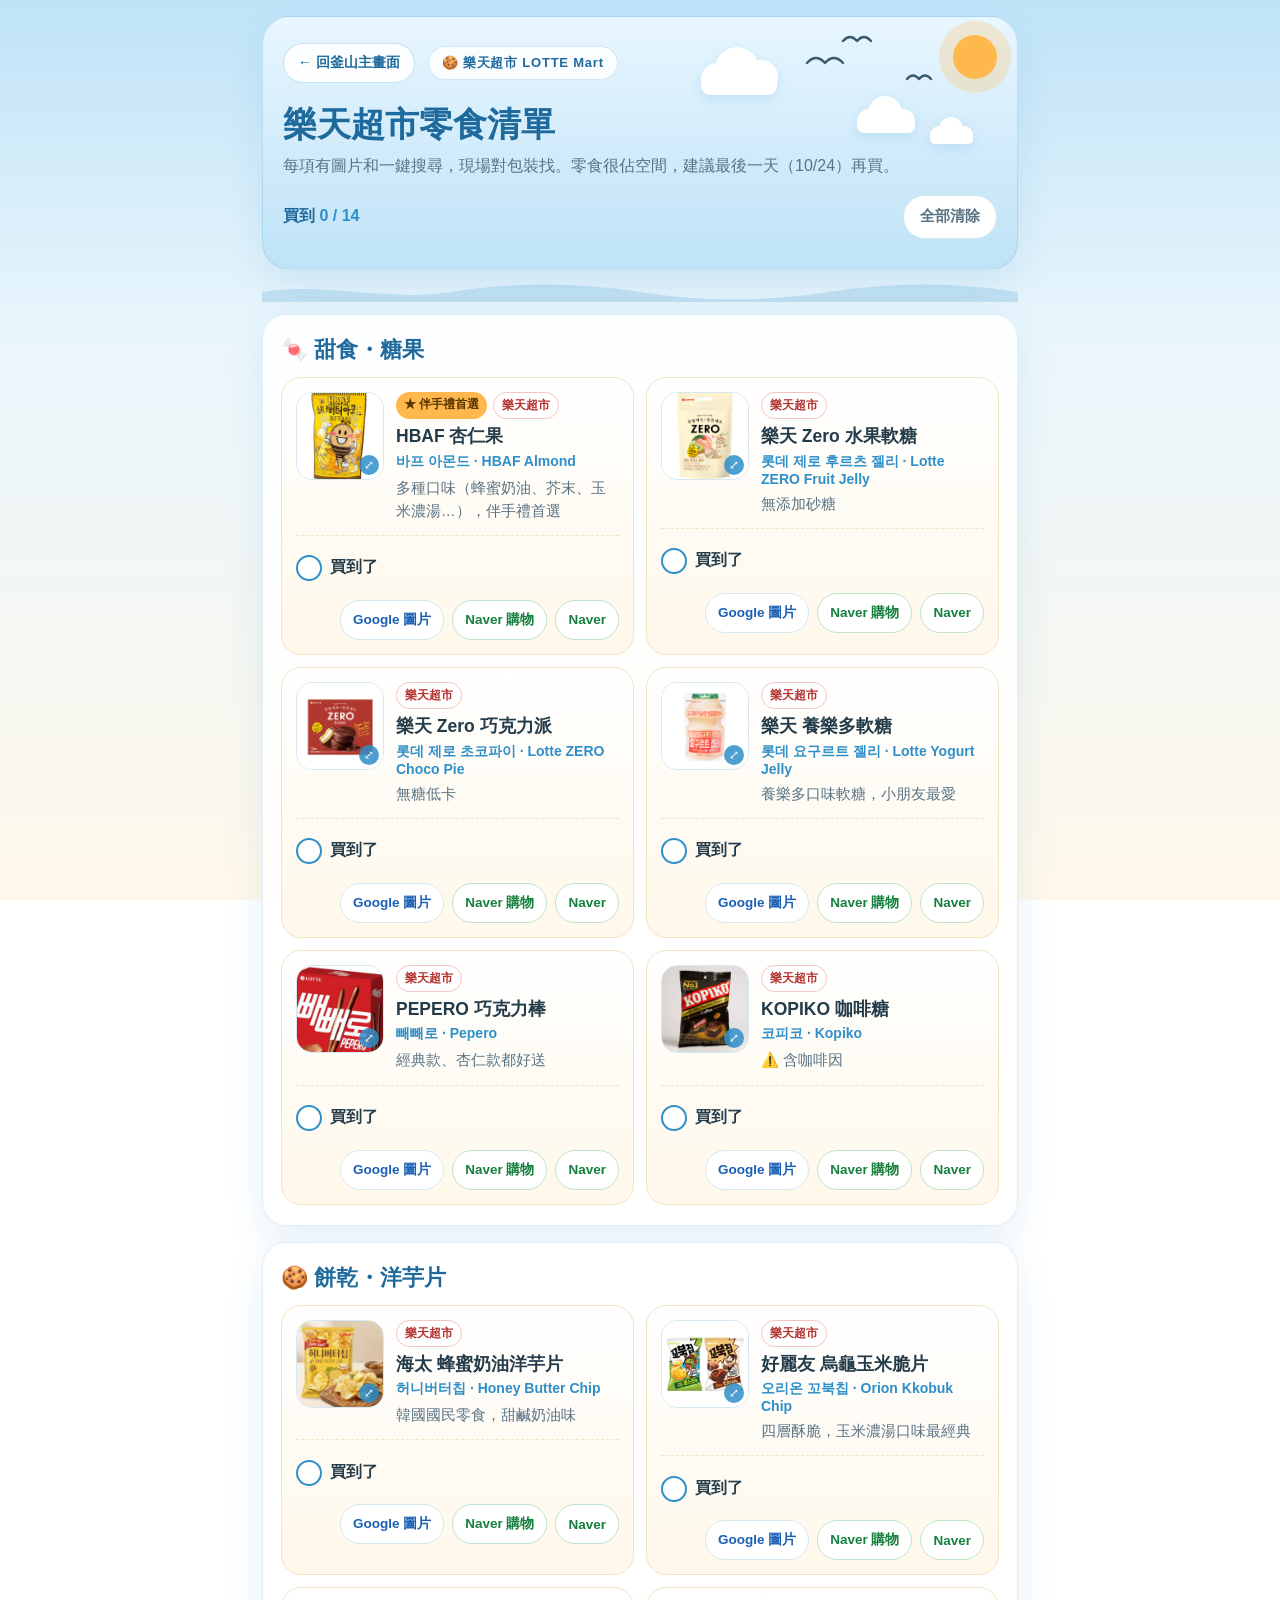
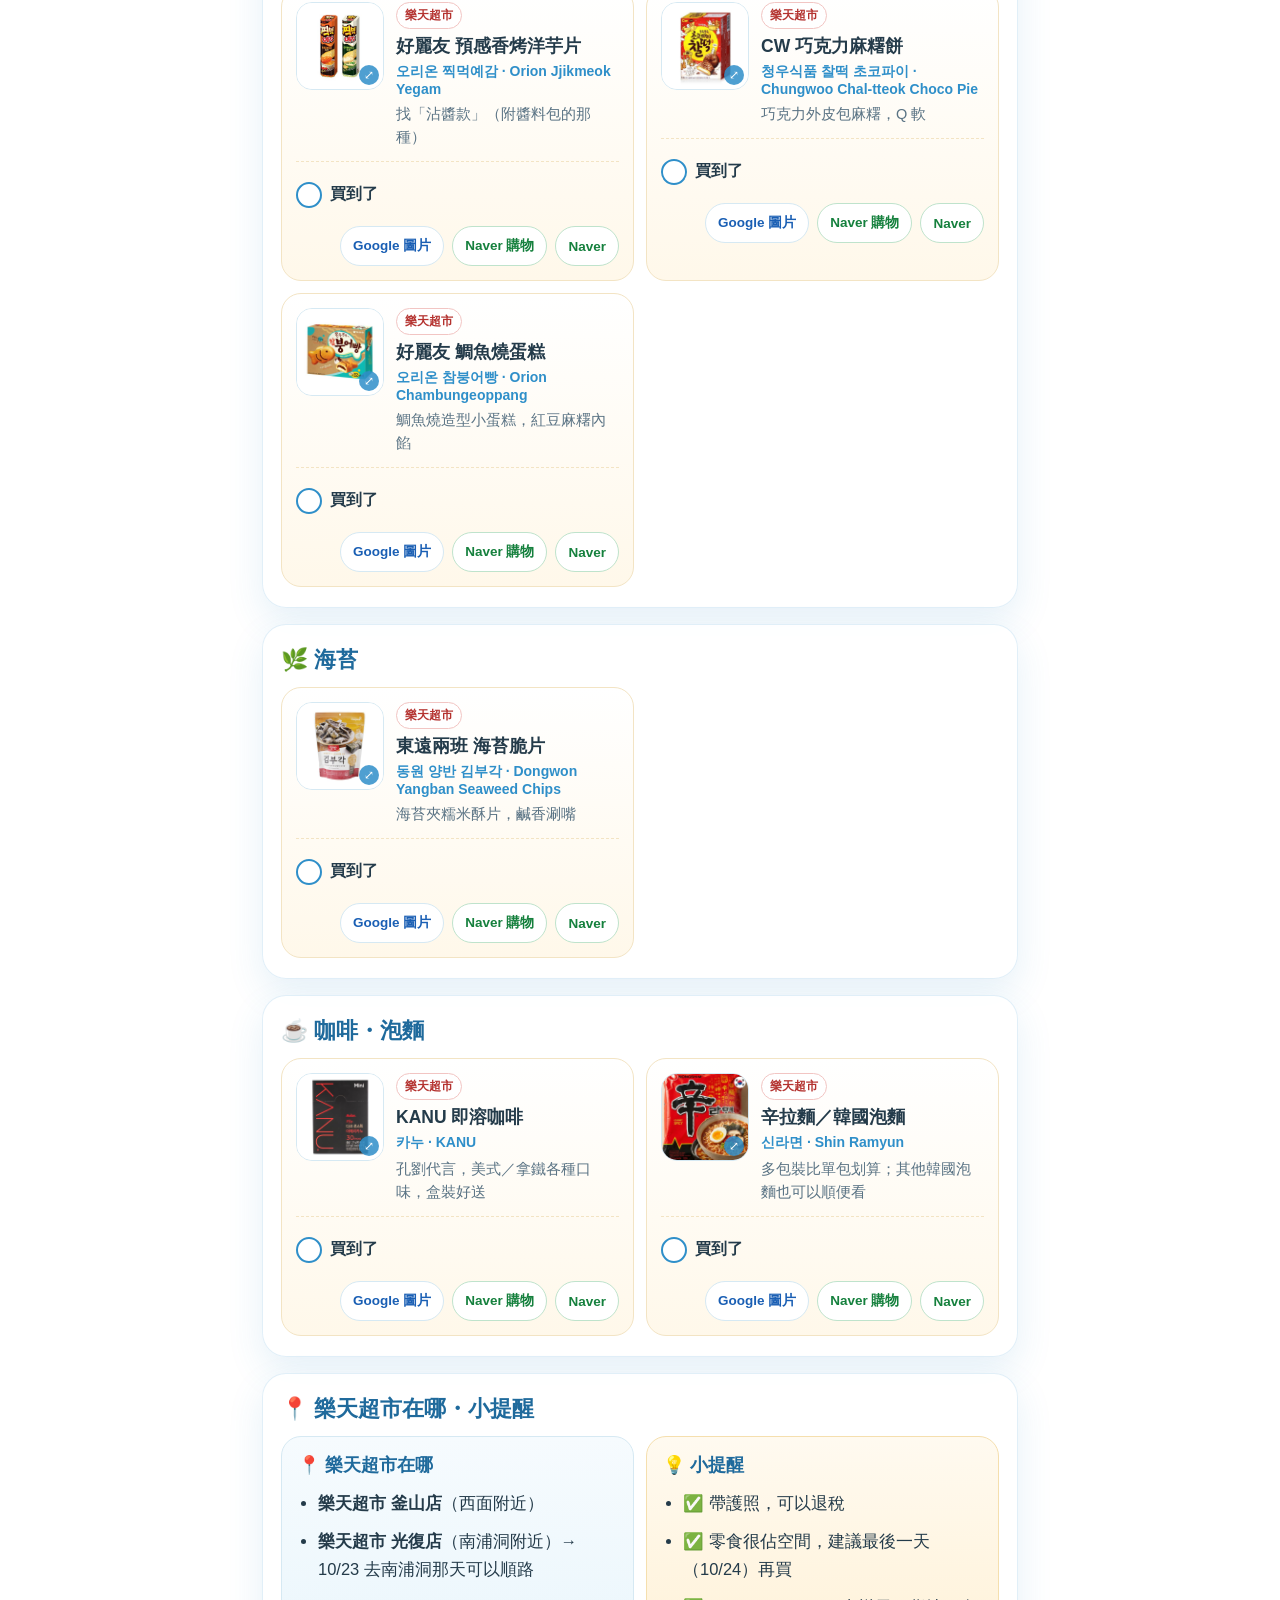
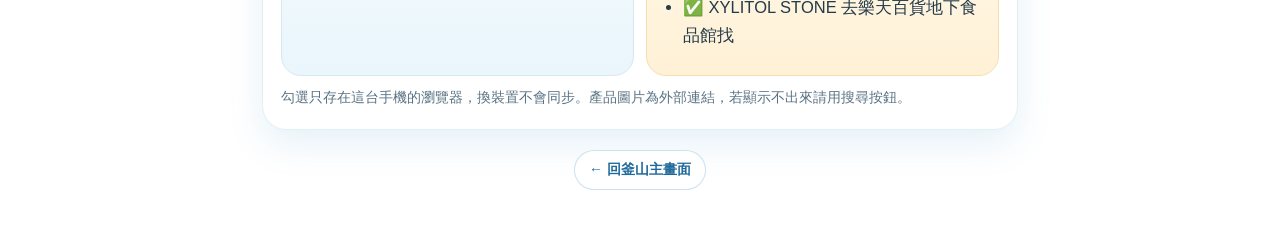
<file: busan/snacks.html>
<!DOCTYPE html>
<html lang="zh-Hant">
<head>
  <meta charset="utf-8">
  <meta name="viewport" content="width=device-width, initial-scale=1">
  <meta name="robots" content="noindex, nofollow">
  <title>樂天超市零食清單</title>
  <link rel="stylesheet" href="busan.css?v=2">
  <script src="busan.js?v=2" defer></script>
</head>
<body data-page="snacks" data-engines="gimg,nshop,naver">
  <main class="page">
    <section class="hero">
      <svg class="sky-deco" viewBox="0 0 360 150" preserveAspectRatio="xMaxYMin meet" aria-hidden="true">
        <circle class="sun-glow" cx="318" cy="40" r="36"/>
        <circle class="sun" cx="318" cy="40" r="22"/>
        <g class="cloud cloud-a">
          <circle cx="60" cy="62" r="16"/><circle cx="80" cy="52" r="22"/><circle cx="104" cy="60" r="17"/>
          <rect x="44" y="60" width="76" height="18" rx="9"/>
        </g>
        <g class="cloud cloud-b">
          <circle cx="212" cy="104" r="12"/><circle cx="228" cy="96" r="17"/><circle cx="246" cy="104" r="12"/>
          <rect x="200" y="102" width="58" height="14" rx="7"/>
        </g>
        <g class="cloud cloud-c">
          <circle cx="282" cy="118" r="9"/><circle cx="294" cy="112" r="12"/><circle cx="307" cy="118" r="9"/>
          <rect x="273" y="117" width="43" height="10" rx="5"/>
        </g>
        <path class="gull gull-a" d="M150 46 q9 -10 18 0 q9 -10 18 0"/>
        <path class="gull gull-b" d="M186 24 q7 -8 14 0 q7 -8 14 0"/>
        <path class="gull gull-c" d="M250 62 q6 -7 12 0 q6 -7 12 0"/>
      </svg>
      <a class="back-link" href="../busan.html">← 回釜山主畫面</a>
      <div class="eyebrow">🍪 樂天超市 LOTTE Mart</div>
      <h1>樂天超市零食清單</h1>
      <p class="subtitle">每項有圖片和一鍵搜尋，現場對包裝找。零食很佔空間，建議最後一天（10/24）再買。</p>
      <div class="toolbar">
        <div class="progress-line">買到 <span data-count>0 / 0</span></div>
        <button type="button" class="btn-reset" data-reset>全部清除</button>
      </div>
    </section>

    <svg class="wave-divider" viewBox="0 0 780 22" preserveAspectRatio="none" aria-hidden="true">
      <path d="M0 12 C65 2 130 22 195 12 S325 2 390 12 S520 22 585 12 S715 2 780 12 V22 H0 Z"/>
    </svg>

    <section class="tips-card">
      <h2>🍬 甜食・糖果</h2>
      <div class="pcard-grid">
        <article class="pcard" data-item data-key="hbaf-almond" data-q-en="HBAF Honey Butter Almond" data-q-ko="바프 허니버터 아몬드">
          <div class="pcard-main">
            <div class="pcard-thumb" data-initial="HBAF"><img src="img/hbaf-almond.jpg" alt="" loading="lazy" decoding="async" onerror="this.parentNode.classList.add('no-img')"></div>
            <div class="pcard-body">
              <div class="pcard-tags"><span class="badge star">★ 伴手禮首選</span><span class="where lotte">樂天超市</span></div>
              <h4>HBAF 杏仁果</h4>
              <p class="kor-line">바프 아몬드 · HBAF Almond</p>
              <p class="pcard-use">多種口味（蜂蜜奶油、芥末、玉米濃湯…），伴手禮首選</p>
            </div>
          </div>
          <div class="pcard-actions">
            <label class="bought"><input type="checkbox" data-key="hbaf-almond"><span class="check-box"></span>買到了</label>
            <div class="search-row"></div>
          </div>
        </article>

        <article class="pcard" data-item data-key="lotte-zero-jelly" data-q-en="Lotte ZERO sugar free fruit jelly" data-q-ko="롯데 제로 후르츠 젤리">
          <div class="pcard-main">
            <div class="pcard-thumb" data-initial="ZERO"><img src="img/lotte-zero-jelly.jpg" alt="" loading="lazy" decoding="async" onerror="this.parentNode.classList.add('no-img')"></div>
            <div class="pcard-body">
              <div class="pcard-tags"><span class="where lotte">樂天超市</span></div>
              <h4>樂天 Zero 水果軟糖</h4>
              <p class="kor-line">롯데 제로 후르츠 젤리 · Lotte ZERO Fruit Jelly</p>
              <p class="pcard-use">無添加砂糖</p>
            </div>
          </div>
          <div class="pcard-actions">
            <label class="bought"><input type="checkbox" data-key="lotte-zero-jelly"><span class="check-box"></span>買到了</label>
            <div class="search-row"></div>
          </div>
        </article>

        <article class="pcard" data-item data-key="lotte-zero-chocopie" data-q-en="Lotte ZERO Choco Pie" data-q-ko="롯데 제로 초코파이">
          <div class="pcard-main">
            <div class="pcard-thumb" data-initial="ZERO"><img src="img/lotte-zero-chocopie.jpg" alt="" loading="lazy" decoding="async" onerror="this.parentNode.classList.add('no-img')"></div>
            <div class="pcard-body">
              <div class="pcard-tags"><span class="where lotte">樂天超市</span></div>
              <h4>樂天 Zero 巧克力派</h4>
              <p class="kor-line">롯데 제로 초코파이 · Lotte ZERO Choco Pie</p>
              <p class="pcard-use">無糖低卡</p>
            </div>
          </div>
          <div class="pcard-actions">
            <label class="bought"><input type="checkbox" data-key="lotte-zero-chocopie"><span class="check-box"></span>買到了</label>
            <div class="search-row"></div>
          </div>
        </article>

        <article class="pcard" data-item data-key="lotte-yogurt-jelly" data-q-en="Lotte Yogurt Jelly" data-q-ko="롯데 요구르트 젤리">
          <div class="pcard-main">
            <div class="pcard-thumb" data-initial="요구르트"><img src="img/lotte-yogurt-jelly.jpg" alt="" loading="lazy" decoding="async" onerror="this.parentNode.classList.add('no-img')"></div>
            <div class="pcard-body">
              <div class="pcard-tags"><span class="where lotte">樂天超市</span></div>
              <h4>樂天 養樂多軟糖</h4>
              <p class="kor-line">롯데 요구르트 젤리 · Lotte Yogurt Jelly</p>
              <p class="pcard-use">養樂多口味軟糖，小朋友最愛</p>
            </div>
          </div>
          <div class="pcard-actions">
            <label class="bought"><input type="checkbox" data-key="lotte-yogurt-jelly"><span class="check-box"></span>買到了</label>
            <div class="search-row"></div>
          </div>
        </article>

        <article class="pcard" data-item data-key="pepero" data-q-en="Lotte Pepero" data-q-ko="롯데 빼빼로">
          <div class="pcard-main">
            <div class="pcard-thumb" data-initial="PEPERO"><img src="img/pepero.jpg" alt="" loading="lazy" decoding="async" onerror="this.parentNode.classList.add('no-img')"></div>
            <div class="pcard-body">
              <div class="pcard-tags"><span class="where lotte">樂天超市</span></div>
              <h4>PEPERO 巧克力棒</h4>
              <p class="kor-line">빼빼로 · Pepero</p>
              <p class="pcard-use">經典款、杏仁款都好送</p>
            </div>
          </div>
          <div class="pcard-actions">
            <label class="bought"><input type="checkbox" data-key="pepero"><span class="check-box"></span>買到了</label>
            <div class="search-row"></div>
          </div>
        </article>

        <article class="pcard" data-item data-key="kopiko" data-q-en="Kopiko coffee candy" data-q-ko="코피코 커피 캔디">
          <div class="pcard-main">
            <div class="pcard-thumb" data-initial="KOPIKO"><img src="img/kopiko.jpg" alt="" loading="lazy" decoding="async" onerror="this.parentNode.classList.add('no-img')"></div>
            <div class="pcard-body">
              <div class="pcard-tags"><span class="where lotte">樂天超市</span></div>
              <h4>KOPIKO 咖啡糖</h4>
              <p class="kor-line">코피코 · Kopiko</p>
              <p class="pcard-use">⚠️ 含咖啡因</p>
            </div>
          </div>
          <div class="pcard-actions">
            <label class="bought"><input type="checkbox" data-key="kopiko"><span class="check-box"></span>買到了</label>
            <div class="search-row"></div>
          </div>
        </article>
      </div>
    </section>

    <section class="tips-card">
      <h2>🍪 餅乾・洋芋片</h2>
      <div class="pcard-grid">
        <article class="pcard" data-item data-key="haitai-hbchip" data-q-en="Haitai Honey Butter Chip" data-q-ko="해태 허니버터칩">
          <div class="pcard-main">
            <div class="pcard-thumb" data-initial="해태"><img src="img/haitai-hbchip.jpg" alt="" loading="lazy" decoding="async" onerror="this.parentNode.classList.add('no-img')"></div>
            <div class="pcard-body">
              <div class="pcard-tags"><span class="where lotte">樂天超市</span></div>
              <h4>海太 蜂蜜奶油洋芋片</h4>
              <p class="kor-line">허니버터칩 · Honey Butter Chip</p>
              <p class="pcard-use">韓國國民零食，甜鹹奶油味</p>
            </div>
          </div>
          <div class="pcard-actions">
            <label class="bought"><input type="checkbox" data-key="haitai-hbchip"><span class="check-box"></span>買到了</label>
            <div class="search-row"></div>
          </div>
        </article>

        <article class="pcard" data-item data-key="orion-kkobuk" data-q-en="Orion Kkobuk Chip corn soup" data-q-ko="오리온 꼬북칩 콘스프맛">
          <div class="pcard-main">
            <div class="pcard-thumb" data-initial="꼬북칩"><img src="img/orion-kkobuk.jpg" alt="" loading="lazy" decoding="async" onerror="this.parentNode.classList.add('no-img')"></div>
            <div class="pcard-body">
              <div class="pcard-tags"><span class="where lotte">樂天超市</span></div>
              <h4>好麗友 烏龜玉米脆片</h4>
              <p class="kor-line">오리온 꼬북칩 · Orion Kkobuk Chip</p>
              <p class="pcard-use">四層酥脆，玉米濃湯口味最經典</p>
            </div>
          </div>
          <div class="pcard-actions">
            <label class="bought"><input type="checkbox" data-key="orion-kkobuk"><span class="check-box"></span>買到了</label>
            <div class="search-row"></div>
          </div>
        </article>

        <article class="pcard" data-item data-key="orion-yegam" data-q-en="Orion Yegam baked potato chips dip" data-q-ko="오리온 찍먹예감">
          <div class="pcard-main">
            <div class="pcard-thumb" data-initial="예감"><img src="img/orion-yegam.jpg" alt="" loading="lazy" decoding="async" onerror="this.parentNode.classList.add('no-img')"></div>
            <div class="pcard-body">
              <div class="pcard-tags"><span class="where lotte">樂天超市</span></div>
              <h4>好麗友 預感香烤洋芋片</h4>
              <p class="kor-line">오리온 찍먹예감 · Orion Jjikmeok Yegam</p>
              <p class="pcard-use">找「沾醬款」（附醬料包的那種）</p>
            </div>
          </div>
          <div class="pcard-actions">
            <label class="bought"><input type="checkbox" data-key="orion-yegam"><span class="check-box"></span>買到了</label>
            <div class="search-row"></div>
          </div>
        </article>

        <article class="pcard" data-item data-key="cw-mochi" data-q-en="Chungwoo chocolate mochi pie" data-q-ko="청우식품 찰떡 초코파이">
          <div class="pcard-main">
            <div class="pcard-thumb" data-initial="CW"><img src="img/cw-mochi.jpg" alt="" loading="lazy" decoding="async" onerror="this.parentNode.classList.add('no-img')"></div>
            <div class="pcard-body">
              <div class="pcard-tags"><span class="where lotte">樂天超市</span></div>
              <h4>CW 巧克力麻糬餅</h4>
              <p class="kor-line">청우식품 찰떡 초코파이 · Chungwoo Chal-tteok Choco Pie</p>
              <p class="pcard-use">巧克力外皮包麻糬，Q 軟</p>
            </div>
          </div>
          <div class="pcard-actions">
            <label class="bought"><input type="checkbox" data-key="cw-mochi"><span class="check-box"></span>買到了</label>
            <div class="search-row"></div>
          </div>
        </article>

        <article class="pcard" data-item data-key="orion-fishcake" data-q-en="Orion fish shaped cake Chambungeoppang" data-q-ko="오리온 참붕어빵">
          <div class="pcard-main">
            <div class="pcard-thumb" data-initial="붕어빵"><img src="img/orion-fishcake.jpg" alt="" loading="lazy" decoding="async" onerror="this.parentNode.classList.add('no-img')"></div>
            <div class="pcard-body">
              <div class="pcard-tags"><span class="where lotte">樂天超市</span></div>
              <h4>好麗友 鯛魚燒蛋糕</h4>
              <p class="kor-line">오리온 참붕어빵 · Orion Chambungeoppang</p>
              <p class="pcard-use">鯛魚燒造型小蛋糕，紅豆麻糬內餡</p>
            </div>
          </div>
          <div class="pcard-actions">
            <label class="bought"><input type="checkbox" data-key="orion-fishcake"><span class="check-box"></span>買到了</label>
            <div class="search-row"></div>
          </div>
        </article>
      </div>
    </section>

    <section class="tips-card">
      <h2>🌿 海苔</h2>
      <div class="pcard-grid">
        <article class="pcard" data-item data-key="dongwon-seaweed" data-q-en="Dongwon Yangban seaweed chips" data-q-ko="동원 양반 김부각">
          <div class="pcard-main">
            <div class="pcard-thumb" data-initial="양반"><img src="img/dongwon-seaweed.jpg" alt="" loading="lazy" decoding="async" onerror="this.parentNode.classList.add('no-img')"></div>
            <div class="pcard-body">
              <div class="pcard-tags"><span class="where lotte">樂天超市</span></div>
              <h4>東遠兩班 海苔脆片</h4>
              <p class="kor-line">동원 양반 김부각 · Dongwon Yangban Seaweed Chips</p>
              <p class="pcard-use">海苔夾糯米酥片，鹹香涮嘴</p>
            </div>
          </div>
          <div class="pcard-actions">
            <label class="bought"><input type="checkbox" data-key="dongwon-seaweed"><span class="check-box"></span>買到了</label>
            <div class="search-row"></div>
          </div>
        </article>
      </div>
    </section>

    <section class="tips-card">
      <h2>☕ 咖啡・泡麵</h2>
      <div class="pcard-grid">
        <article class="pcard" data-item data-key="kanu" data-q-en="Maxim KANU instant coffee" data-q-ko="맥심 카누 미니">
          <div class="pcard-main">
            <div class="pcard-thumb" data-initial="KANU"><img src="img/kanu.jpg" alt="" loading="lazy" decoding="async" onerror="this.parentNode.classList.add('no-img')"></div>
            <div class="pcard-body">
              <div class="pcard-tags"><span class="where lotte">樂天超市</span></div>
              <h4>KANU 即溶咖啡</h4>
              <p class="kor-line">카누 · KANU</p>
              <p class="pcard-use">孔劉代言，美式／拿鐵各種口味，盒裝好送</p>
            </div>
          </div>
          <div class="pcard-actions">
            <label class="bought"><input type="checkbox" data-key="kanu"><span class="check-box"></span>買到了</label>
            <div class="search-row"></div>
          </div>
        </article>

        <article class="pcard" data-item data-key="shin-ramyun" data-q-en="Nongshim Shin Ramyun" data-q-ko="농심 신라면">
          <div class="pcard-main">
            <div class="pcard-thumb" data-initial="신라면"><img src="img/shin-ramyun.jpg" alt="" loading="lazy" decoding="async" onerror="this.parentNode.classList.add('no-img')"></div>
            <div class="pcard-body">
              <div class="pcard-tags"><span class="where lotte">樂天超市</span></div>
              <h4>辛拉麵／韓國泡麵</h4>
              <p class="kor-line">신라면 · Shin Ramyun</p>
              <p class="pcard-use">多包裝比單包划算；其他韓國泡麵也可以順便看</p>
            </div>
          </div>
          <div class="pcard-actions">
            <label class="bought"><input type="checkbox" data-key="shin-ramyun"><span class="check-box"></span>買到了</label>
            <div class="search-row"></div>
          </div>
        </article>
      </div>
    </section>

    <section class="tips-card">
      <h2>📍 樂天超市在哪・小提醒</h2>
      <div class="info-grid">
        <article class="info-block accent">
          <h3>📍 樂天超市在哪</h3>
          <ul class="bullet-list">
            <li><strong>樂天超市 釜山店</strong>（西面附近）</li>
            <li><strong>樂天超市 光復店</strong>（南浦洞附近）→ 10/23 去南浦洞那天可以順路</li>
          </ul>
        </article>
        <article class="info-block sun">
          <h3>💡 小提醒</h3>
          <ul class="bullet-list">
            <li>✅ 帶護照，可以退稅</li>
            <li>✅ 零食很佔空間，建議最後一天（10/24）再買</li>
            <li>✅ XYLITOL STONE 去樂天百貨地下食品館找</li>
          </ul>
        </article>
      </div>
      <p class="note-line">勾選只存在這台手機的瀏覽器，換裝置不會同步。產品圖片為外部連結，若顯示不出來請用搜尋按鈕。</p>
    </section>
    <p class="back-bottom"><a class="back-link" href="../busan.html">← 回釜山主畫面</a></p>
  </main>
</body>
</html>
</file>
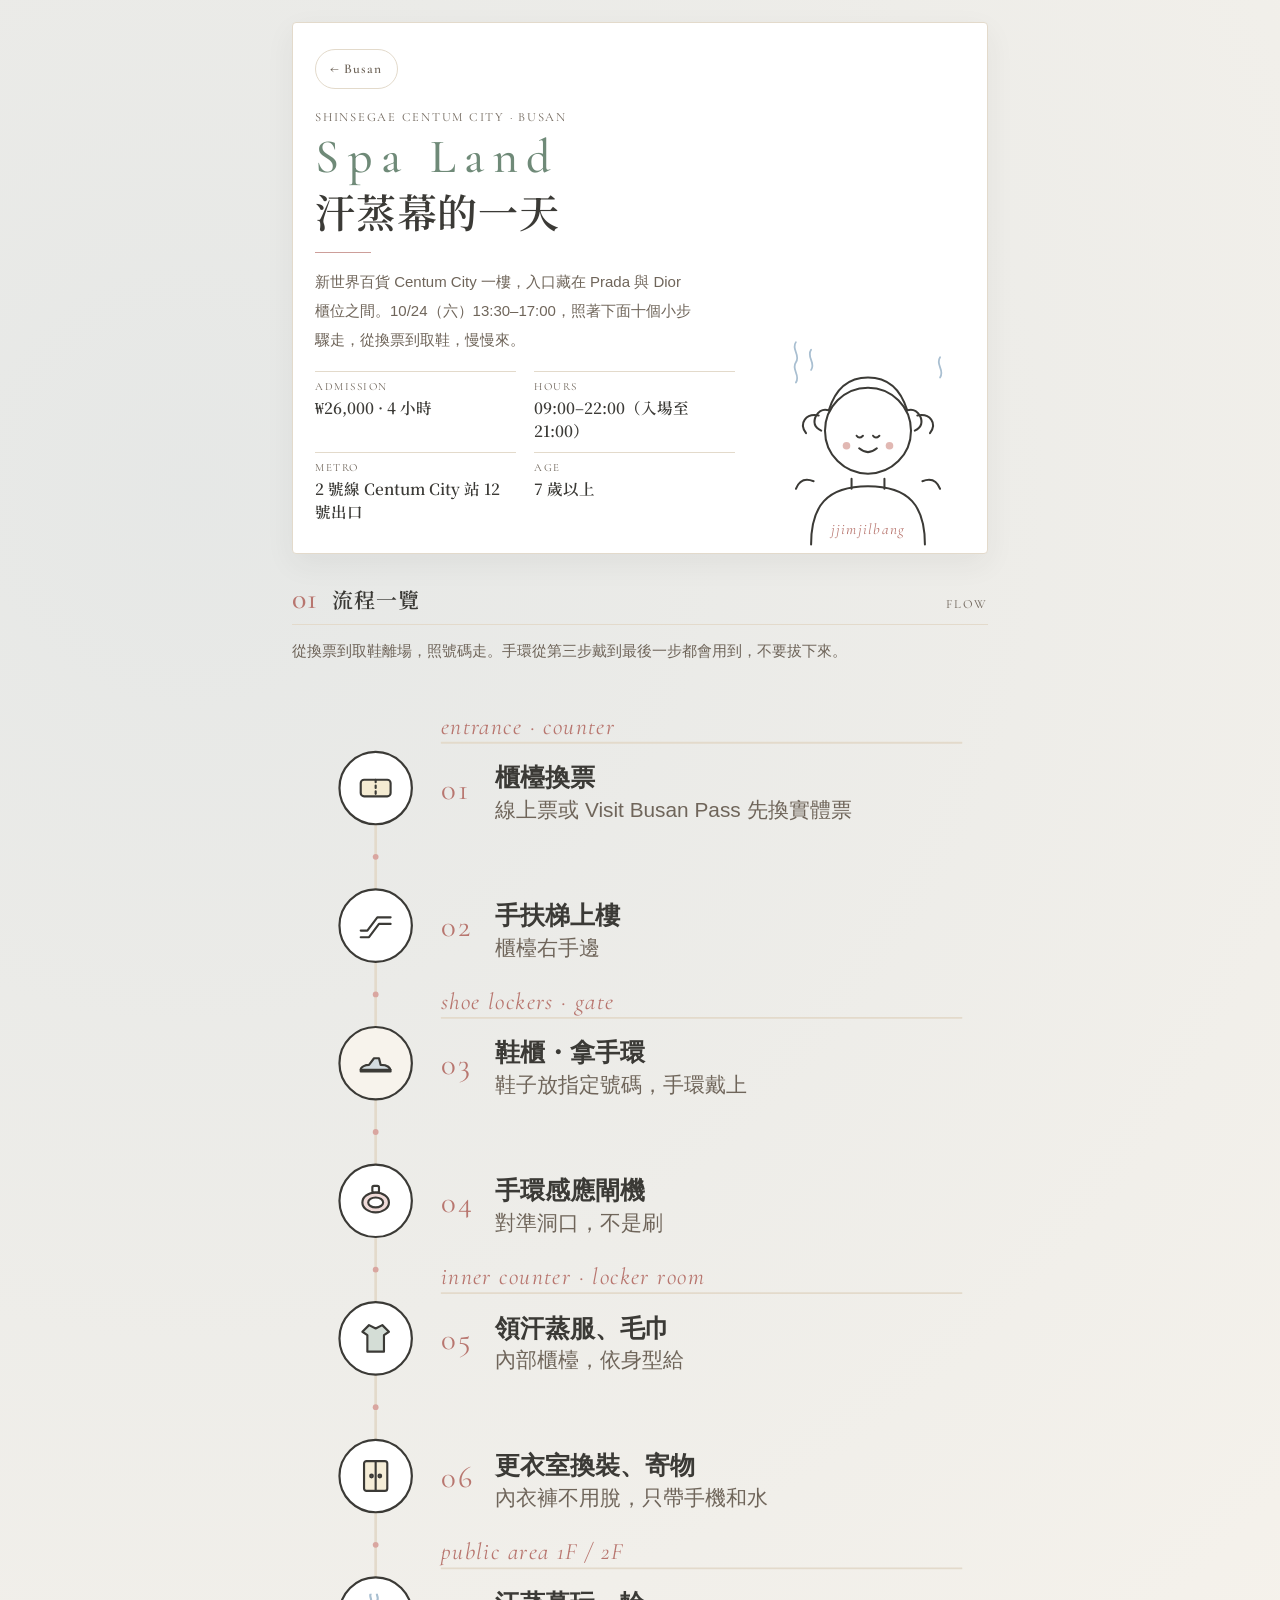
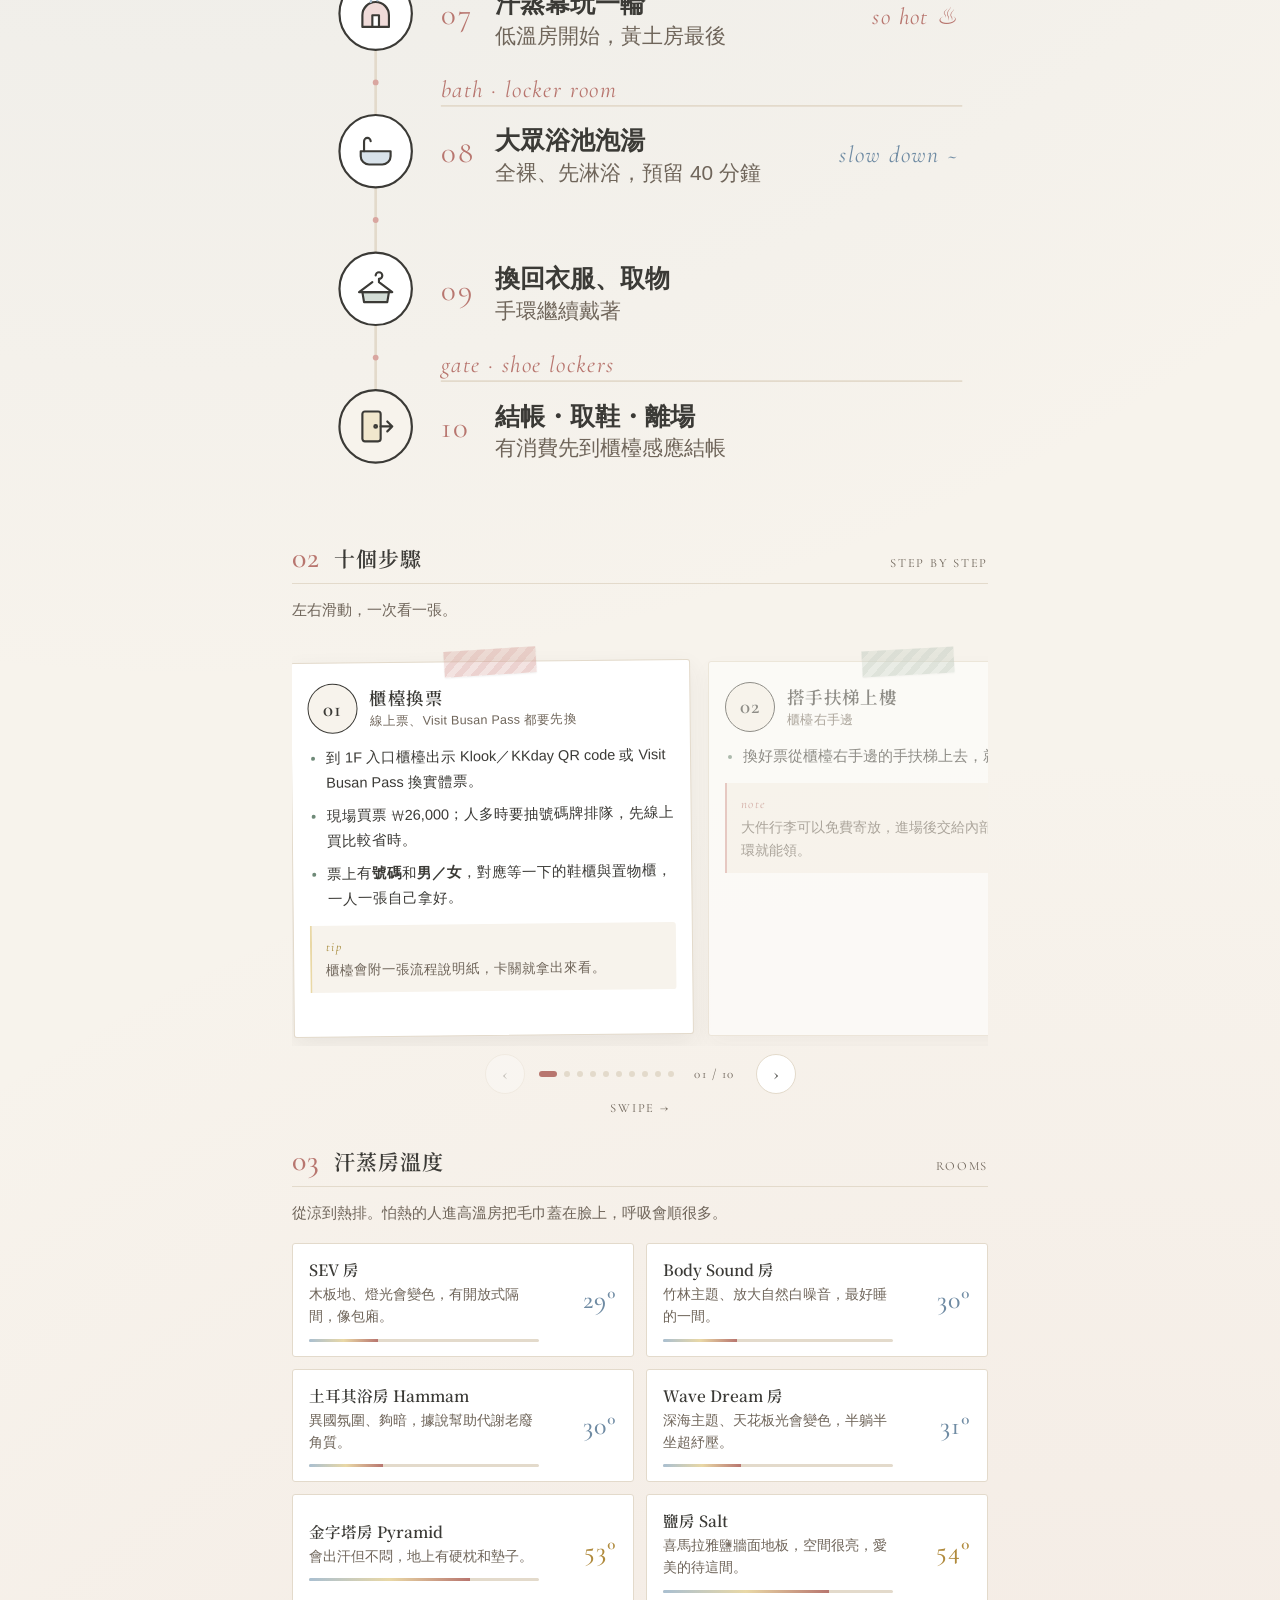
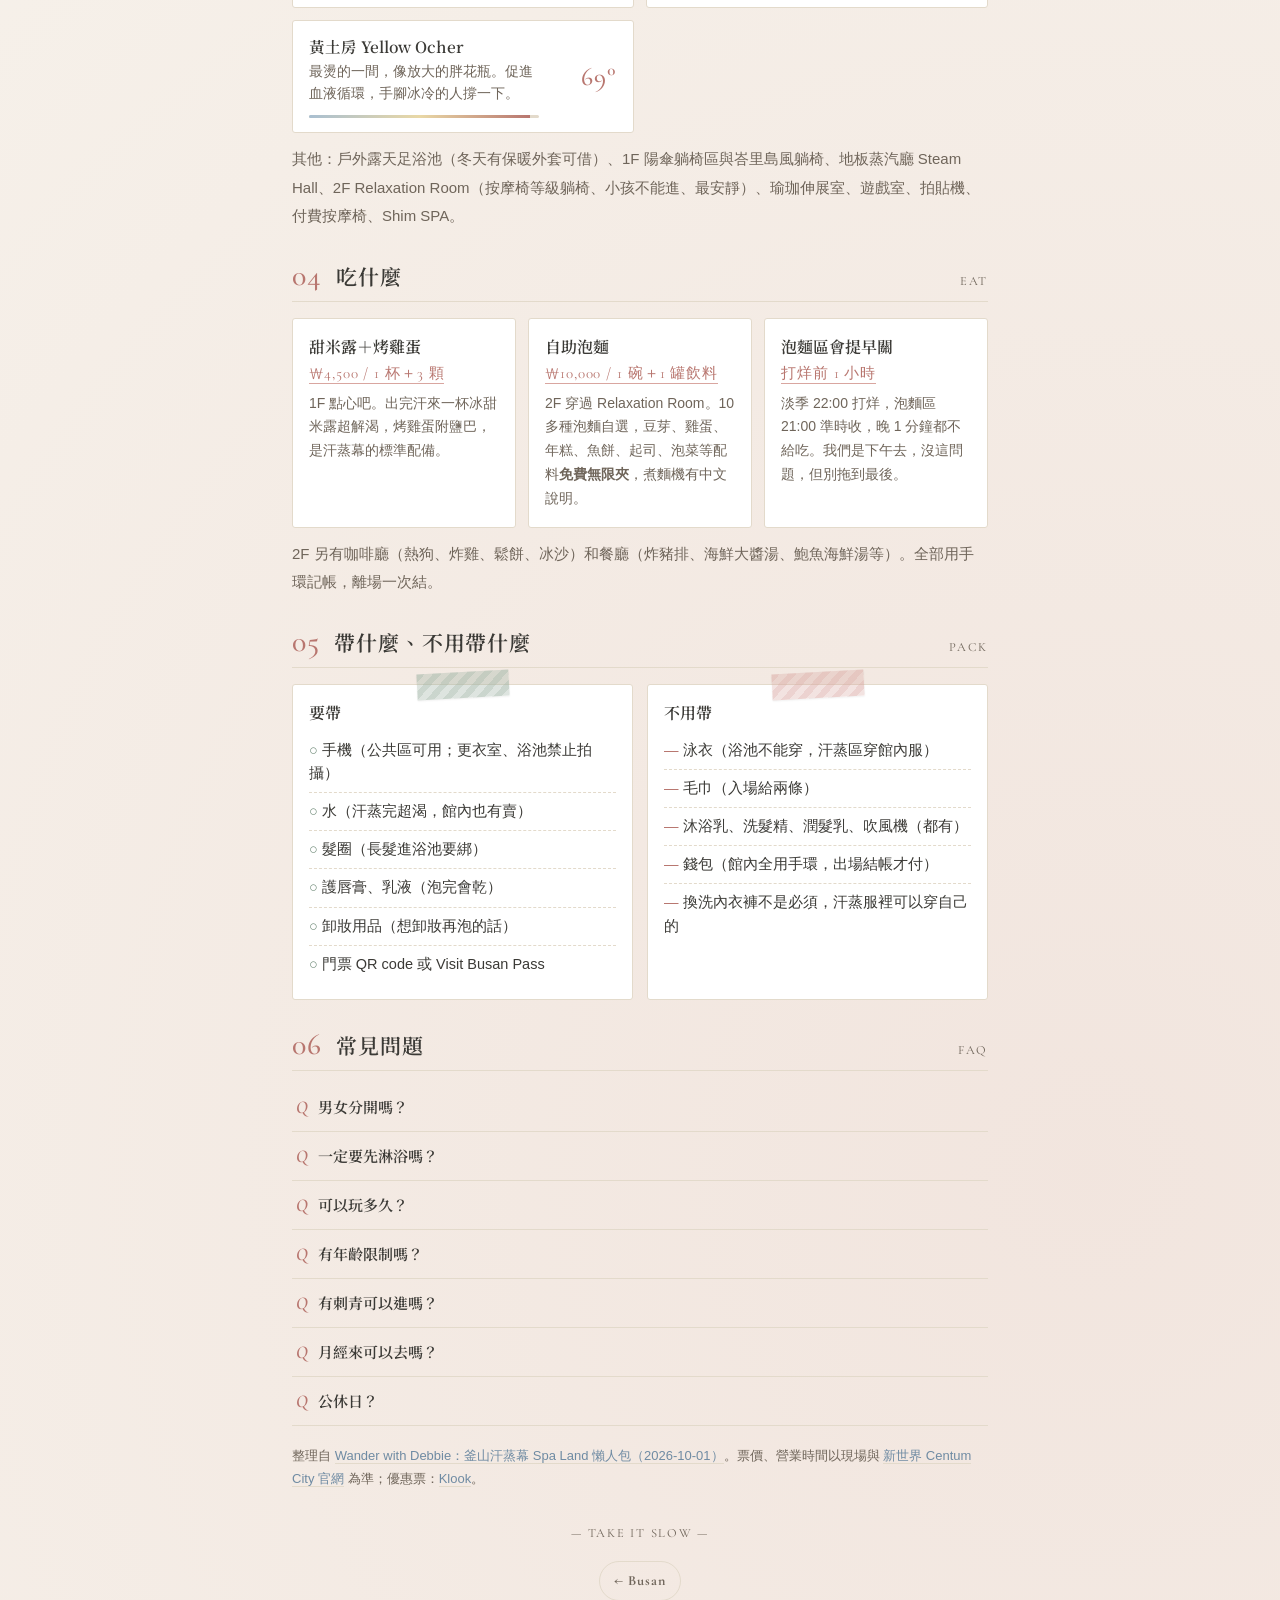
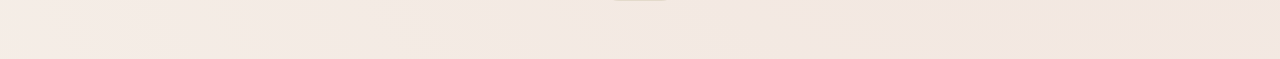
<file: busan/spaland.html>
<!DOCTYPE html>
<html lang="zh-Hant">
<head>
  <meta charset="utf-8">
  <meta name="viewport" content="width=device-width, initial-scale=1">
  <meta name="robots" content="noindex, nofollow">
  <title>SPA LAND 汗蒸幕流程</title>
  <link rel="stylesheet" href="busan.css?v=2">
  <link rel="preconnect" href="https://fonts.googleapis.com">
  <link rel="preconnect" href="https://fonts.gstatic.com" crossorigin>
  <link href="https://fonts.googleapis.com/css2?family=Cormorant+Garamond:ital,wght@0,500;0,600;1,500&family=Noto+Serif+TC:wght@500;600;700&display=swap" rel="stylesheet">
  <style>
    /* ===== 文青風（本頁專用） ===== */
    :root {
      --paper-w: #f7f3ec;
      --paper-d: #efe8dc;
      --line-w: #e3dacb;
      --ink-w: #3b3a36;
      --ink-soft: #6f655a;
      --sage: #9fb3a4;
      --sage-deep: #6f8a78;
      --rose: #d9a6a0;
      --rose-deep: #b8766f;
      --mist: #a9bfd1;
      --mist-deep: #6f8ba3;
      --butter: #e9d8a6;
      --serif: "Noto Serif TC", "Songti TC", "PMingLiU", serif;
      --latin: "Cormorant Garamond", "Georgia", serif;
    }
    body {
      color: var(--ink-w);
      background: var(--paper-w);
      background-image:
        radial-gradient(circle at 15% 10%, rgba(169, 191, 209, 0.22), transparent 40%),
        radial-gradient(circle at 85% 90%, rgba(217, 166, 160, 0.18), transparent 45%);
      font-family: "Noto Sans TC", "Segoe UI", "Microsoft JhengHei", sans-serif;
      font-weight: 400;
    }
    .page { max-width: 720px; }
    .lat { font-family: var(--latin); letter-spacing: 0.14em; text-transform: uppercase; font-size: 12.5px; color: var(--ink-soft); }
    .serif { font-family: var(--serif); }

    /* hero */
    .lit-hero {
      position: relative; overflow: hidden;
      margin-top: 6px; padding: 26px 22px 30px;
      background: #fff; border: 1px solid var(--line-w); border-radius: 4px;
      box-shadow: 0 10px 30px rgba(59, 58, 54, 0.06);
    }
    .lit-hero .back-link {
      border: 1px solid var(--line-w); background: transparent; color: var(--ink-soft);
      font-family: var(--latin); letter-spacing: 0.08em; font-weight: 600; font-size: 13.5px; box-shadow: none;
    }
    .lit-kicker { margin-top: 10px; }
    .lit-title {
      margin: 6px 0 0; font-family: var(--serif); font-weight: 600; font-size: 34px; line-height: 1.25; color: var(--ink-w); letter-spacing: 0.02em;
    }
    .lit-title .lat-big { display: block; font-family: var(--latin); font-size: 40px; font-weight: 500; letter-spacing: 0.18em; color: var(--sage-deep); line-height: 1.1; margin-bottom: 2px; }
    .lit-sub { margin: 14px 0 0; max-width: 46ch; color: var(--ink-soft); line-height: 1.95; font-size: 15px; }
    .lit-rule { width: 56px; height: 1px; background: var(--rose-deep); margin: 16px 0 0; opacity: 0.7; }
    .meta-grid { display: grid; grid-template-columns: 1fr 1fr; gap: 10px 18px; margin-top: 16px; max-width: 420px; }
    .meta { border-top: 1px solid var(--line-w); padding-top: 8px; }
    .meta .lat { display: block; margin-bottom: 3px; font-size: 11px; }
    .meta b { font-family: var(--serif); font-weight: 600; font-size: 15.5px; color: var(--ink-w); }
    .hero-art { position: absolute; right: 10px; bottom: 6px; width: 150px; height: 170px; pointer-events: none; }
    .hand { font-family: var(--latin); font-style: italic; font-size: 15px; color: var(--rose-deep); letter-spacing: 0.04em; }
    .tape {
      position: absolute; width: 92px; height: 26px; left: 50%; top: -13px; transform: translateX(-50%) rotate(-3deg);
      background: repeating-linear-gradient(135deg, rgba(217, 166, 160, 0.55) 0 6px, rgba(217, 166, 160, 0.35) 6px 12px);
      opacity: 0.9; box-shadow: 0 1px 2px rgba(0, 0, 0, 0.06);
    }
    .tape.sage { background: repeating-linear-gradient(135deg, rgba(159, 179, 164, 0.6) 0 6px, rgba(159, 179, 164, 0.38) 6px 12px); }
    .tape.mist { background: repeating-linear-gradient(135deg, rgba(169, 191, 209, 0.6) 0 6px, rgba(169, 191, 209, 0.38) 6px 12px); }

    /* sections */
    .lit-section { margin-top: 30px; }
    .sec-head { display: flex; align-items: baseline; gap: 14px; padding-bottom: 10px; border-bottom: 1px solid var(--line-w); }
    .sec-head .no { font-family: var(--latin); font-size: 30px; font-weight: 500; color: var(--rose-deep); line-height: 1; letter-spacing: 0.04em; }
    .sec-head h2 { margin: 0; font-family: var(--serif); font-weight: 600; font-size: 21px; letter-spacing: 0.04em; }
    .sec-head .lat { margin-left: auto; }
    .lead { margin: 12px 0 0; color: var(--ink-soft); line-height: 1.9; font-size: 15px; }

    /* flow */
    .flow-wrap { margin-top: 10px; padding: 8px 4px 0; }
    .flow-svg { width: 100%; height: auto; display: block; }
    .flow-svg text { font-family: "Noto Sans TC", "Segoe UI", sans-serif; }
    .flow-svg .num { font-family: "Cormorant Garamond", Georgia, serif; font-size: 17px; letter-spacing: 0.08em; }
    .flow-svg .zone { font-family: "Cormorant Garamond", Georgia, serif; font-style: italic; font-size: 13px; letter-spacing: 0.06em; }

    /* polaroid steps：橫向輪播 */
    .carousel { position: relative; margin-top: 18px; }
    .panel-grid {
      display: flex; gap: 16px; margin: 0 -12px; padding: 18px 12px 10px;
      overflow-x: auto; scroll-snap-type: x mandatory; -webkit-overflow-scrolling: touch;
      scrollbar-width: none; scroll-padding: 0 12px;
    }
    .panel-grid::-webkit-scrollbar { display: none; }
    .panel {
      position: relative; flex: 0 0 calc(100% - 24px); max-width: 420px; scroll-snap-align: center; scroll-snap-stop: always;
      padding: 20px 16px 18px; box-sizing: border-box;
      background: #fff; border: 1px solid var(--line-w); border-radius: 3px;
      box-shadow: 0 8px 22px rgba(59, 58, 54, 0.07);
      transition: transform 0.25s ease, opacity 0.25s ease; opacity: 0.55;
    }
    .panel.is-active { opacity: 1; }
    .panel:nth-child(odd).is-active { transform: rotate(-0.6deg); }
    .panel:nth-child(even).is-active { transform: rotate(0.6deg); }
    .car-nav { display: flex; align-items: center; justify-content: center; gap: 14px; margin-top: 8px; }
    .car-btn {
      width: 40px; height: 40px; border-radius: 50%; border: 1px solid var(--line-w); background: #fff; color: var(--ink-w);
      font-family: var(--latin); font-size: 20px; line-height: 1; cursor: pointer; display: grid; place-items: center;
    }
    .car-btn:disabled { opacity: 0.3; cursor: default; }
    .dots { display: flex; gap: 7px; align-items: center; }
    .dot { width: 6px; height: 6px; border-radius: 50%; background: var(--line-w); border: 0; padding: 0; cursor: pointer; transition: all 0.2s; }
    .dot.is-active { width: 18px; border-radius: 3px; background: var(--rose-deep); }
    .car-count { font-family: var(--latin); letter-spacing: 0.12em; font-size: 13px; color: var(--ink-soft); min-width: 54px; text-align: center; }
    .swipe-hint { margin: 6px 0 0; text-align: center; }
    .panel-head { display: grid; grid-template-columns: 50px 1fr; gap: 12px; align-items: center; }
    .step-badge {
      width: 50px; height: 50px; display: grid; place-items: center;
      border: 1px solid var(--ink-w); border-radius: 50%;
      font-family: var(--latin); font-size: 21px; font-weight: 600; letter-spacing: 0.06em; color: var(--ink-w); background: var(--paper-w);
    }
    .panel h3 { margin: 0; font-family: var(--serif); font-weight: 600; font-size: 17.5px; line-height: 1.35; letter-spacing: 0.02em; }
    .panel h3 small { display: block; font-family: "Noto Sans TC", sans-serif; font-size: 12.5px; color: var(--ink-soft); font-weight: 400; margin-top: 3px; letter-spacing: 0.02em; }
    .panel ul { margin: 12px 0 0; padding-left: 18px; }
    .panel li { margin-bottom: 7px; line-height: 1.75; font-size: 14.5px; color: var(--ink-w); }
    .panel li::marker { color: var(--sage-deep); }
    .bubble {
      position: relative; margin: 14px 0 0; padding: 10px 12px 10px 14px;
      background: var(--paper-w); border-left: 2px solid var(--rose); border-radius: 0 3px 3px 0;
      font-size: 13.5px; line-height: 1.7; color: var(--ink-soft);
    }
    .bubble::before { content: "note"; display: block; font-family: var(--latin); font-style: italic; font-size: 13px; letter-spacing: 0.1em; color: var(--rose-deep); margin-bottom: 2px; }
    .bubble.y { border-left-color: var(--butter); }
    .bubble.y::before { content: "tip"; color: #a68a3a; }
    .bubble.p { border-left-color: var(--mist); }
    .bubble.p::before { content: "fun"; color: var(--mist-deep); }
    .bubble.warn { border-left-color: var(--rose-deep); background: #fbf1ef; }
    .bubble.warn::before { content: "careful"; }
    .ribbon { position: absolute; right: 14px; top: 12px; }

    /* rooms */
    .room-grid { display: grid; gap: 12px; margin-top: 16px; }
    .room {
      display: grid; grid-template-columns: 1fr auto; gap: 14px; align-items: center;
      padding: 14px 16px; background: #fff; border: 1px solid var(--line-w); border-radius: 3px;
    }
    .room h4 { margin: 0; font-family: var(--serif); font-weight: 600; font-size: 15.5px; }
    .room p { margin: 4px 0 0; color: var(--ink-soft); font-size: 13.5px; line-height: 1.65; }
    .temp { font-family: var(--latin); font-size: 26px; font-weight: 500; letter-spacing: 0.04em; min-width: 64px; text-align: right; }
    .temp.hot { color: var(--rose-deep); }
    .temp.warm { color: #b08a3c; }
    .temp.cool { color: var(--mist-deep); }
    .temp-bar { height: 3px; margin-top: 10px; background: var(--line-w); border-radius: 2px; overflow: hidden; }
    .temp-bar i { display: block; height: 100%; background: linear-gradient(90deg, var(--mist), var(--butter), var(--rose-deep)); }

    /* food / yesno / faq */
    .food-grid { display: grid; gap: 12px; margin-top: 16px; }
    .food { padding: 16px; background: #fff; border: 1px solid var(--line-w); border-radius: 3px; position: relative; }
    .food h4 { margin: 0; font-family: var(--serif); font-weight: 600; font-size: 16px; }
    .food .price { display: inline-block; margin-top: 6px; font-family: var(--latin); font-size: 15px; letter-spacing: 0.06em; color: var(--rose-deep); border-bottom: 1px solid var(--rose); }
    .food p { margin: 8px 0 0; color: var(--ink-soft); font-size: 14px; line-height: 1.7; }
    .yesno { display: grid; gap: 14px; margin-top: 16px; }
    .yesno .col { padding: 16px; border: 1px solid var(--line-w); border-radius: 3px; background: #fff; position: relative; }
    .yesno h4 { margin: 0 0 8px; font-family: var(--serif); font-weight: 600; font-size: 16px; }
    .yesno ul { margin: 0; padding-left: 0; list-style: none; }
    .yesno li { padding: 7px 0; border-bottom: 1px dashed var(--line-w); font-size: 14.5px; line-height: 1.6; }
    .yesno li:last-child { border-bottom: 0; }
    .yesno .ok li::before { content: "○  "; color: var(--sage-deep); }
    .yesno .no li::before { content: "—  "; color: var(--rose-deep); }
    .faq { margin-top: 12px; }
    .faq details { border-bottom: 1px solid var(--line-w); }
    .faq summary { padding: 13px 4px; font-family: var(--serif); font-weight: 600; cursor: pointer; font-size: 15px; list-style: none; display: flex; gap: 10px; align-items: baseline; }
    .faq summary::-webkit-details-marker { display: none; }
    .faq summary::before { content: "Q"; font-family: var(--latin); font-style: italic; font-size: 18px; color: var(--rose-deep); }
    .faq details p { margin: 0; padding: 0 4px 14px 28px; color: var(--ink-soft); line-height: 1.75; font-size: 14.5px; }
    .src { margin-top: 18px; font-size: 13px; color: var(--ink-soft); line-height: 1.8; }
    .src a { color: var(--mist-deep); border-bottom: 1px solid var(--line-w); }
    .foot-mark { text-align: center; margin: 34px 0 0; }
    .foot-mark .lat { display: block; }
    .back-bottom .back-link { border: 1px solid var(--line-w); background: transparent; color: var(--ink-soft); font-family: var(--latin); letter-spacing: 0.08em; }

    @media (min-width: 700px) {
      .panel { flex-basis: 400px; }
      .panel-grid { margin: 0; padding-left: 0; padding-right: 0; scroll-padding: 0; }
      .room-grid { grid-template-columns: 1fr 1fr; }
      .food-grid { grid-template-columns: 1fr 1fr 1fr; }
      .yesno { grid-template-columns: 1fr 1fr; }
      .lit-title { font-size: 40px; }
      .lit-title .lat-big { font-size: 48px; }
      .hero-art { width: 190px; height: 215px; right: 24px; }
      .lit-hero { padding-right: 230px; }
    }
    @media (max-width: 699px) { .lit-hero { padding-right: 120px; } .hero-art { width: 118px; height: 134px; right: 4px; } }
    @media (max-width: 480px) { .meta-grid { grid-template-columns: 1fr; gap: 8px; } .lit-title { font-size: 30px; } .lit-title .lat-big { font-size: 34px; } }
    @media print { .panel-grid { display: grid; grid-template-columns: 1fr 1fr; overflow: visible; } .panel { flex: none; max-width: none; opacity: 1; transform: none; } .car-nav, .swipe-hint { display: none; } }
  </style>
</head>
<body>
  <main class="page">
    <section class="lit-hero">
      <a class="back-link" href="../busan.html">← Busan</a>
      <div class="lat lit-kicker">Shinsegae Centum City · Busan</div>
      <h1 class="lit-title"><span class="lat-big">Spa Land</span>汗蒸幕的一天</h1>
      <div class="lit-rule"></div>
      <p class="lit-sub">新世界百貨 Centum City 一樓，入口藏在 Prada 與 Dior 櫃位之間。10/24（六）13:30–17:00，照著下面十個小步驟走，從換票到取鞋，慢慢來。</p>
      <div class="meta-grid">
        <div class="meta"><span class="lat">Admission</span><b>₩26,000 · 4 小時</b></div>
        <div class="meta"><span class="lat">Hours</span><b>09:00–22:00（入場至 21:00）</b></div>
        <div class="meta"><span class="lat">Metro</span><b>2 號線 Centum City 站 12 號出口</b></div>
        <div class="meta"><span class="lat">Age</span><b>7 歲以上</b></div>
      </div>
      <svg class="hero-art" viewBox="0 0 150 170" aria-hidden="true" fill="none" stroke="#3b3a36" stroke-width="1.6" stroke-linecap="round" stroke-linejoin="round">
        <path d="M30 168 c0-30 12-46 45-46 s45 16 45 46"/>
        <path d="M62 124 v-8 M88 124 v-8"/>
        <circle cx="75" cy="78" r="34" fill="#fff"/>
        <path d="M44 62 q8-26 31-26 q23 0 31 26" />
        <path d="M44 62 q-6-2-10 4 q-4 8 4 12 M106 62 q6-2 10 4 q4 8-4 12"/>
        <path d="M36 66 c-10-2-16 6-10 14 M114 66 c10-2 16 6 10 14"/>
        <path d="M66 82 q2 3 5 0 M79 82 q2 3 5 0"/>
        <path d="M68 92 q7 6 14 0"/>
        <circle cx="58" cy="90" r="3" fill="#d9a6a0" stroke="none" opacity=".8"/>
        <circle cx="92" cy="90" r="3" fill="#d9a6a0" stroke="none" opacity=".8"/>
        <path d="M118 118 q10-4 14 6 M32 118 q-10-4-14 6"/>
        <g stroke="#a9bfd1" stroke-width="1.4">
          <path d="M18 40 c4-6 -4-10 0-16 c4-6 -4-10 0-16"/>
          <path d="M30 30 c4-6 -4-10 0-16"/>
          <path d="M132 36 c4-6 -4-10 0-16"/>
        </g>
        <text x="75" y="160" text-anchor="middle" font-family="Cormorant Garamond, Georgia, serif" font-style="italic" font-size="12" fill="#b8766f" stroke="none" letter-spacing="1">jjimjilbang</text>
      </svg>
    </section>

    <section class="lit-section">
      <div class="sec-head"><span class="no">01</span><h2>流程一覽</h2><span class="lat">Flow</span></div>
      <p class="lead">從換票到取鞋離場，照號碼走。手環從第三步戴到最後一步都會用到，不要拔下來。</p>
      <div class="flow-wrap">
        <svg class="flow-svg" viewBox="0 0 380 790" xmlns="http://www.w3.org/2000/svg" role="img" aria-label="SPA LAND 十步流程"><g transform="translate(0 24)">
<defs>
<symbol id="ic-ticket" viewBox="0 0 24 24"><g stroke="#3b3a36" stroke-width="1.3" stroke-linejoin="round" stroke-linecap="round" fill="none"><rect x="3" y="7" width="18" height="10" rx="2" fill="#e9d8a6" fill-opacity=".5"/><path d="M12 7v10" stroke-dasharray="1.5 2"/></g></symbol>
<symbol id="ic-escalator" viewBox="0 0 24 24"><g stroke="#3b3a36" stroke-width="1.3" stroke-linejoin="round" stroke-linecap="round" fill="none"><path d="M3 19h5l6-8h7"/><path d="M3 15h4l6-8h8"/></g></symbol>
<symbol id="ic-shoe" viewBox="0 0 24 24"><g stroke="#3b3a36" stroke-width="1.3" stroke-linejoin="round" stroke-linecap="round" fill="none"><path d="M3 16c0-2 3-3 5-3l3-4h3l1 4c3 0 6 1 6 4H3z" fill="#a9bfd1" fill-opacity=".45"/><path d="M3 16h18"/></g></symbol>
<symbol id="ic-band" viewBox="0 0 24 24"><g stroke="#3b3a36" stroke-width="1.3" stroke-linejoin="round" stroke-linecap="round" fill="none"><ellipse cx="12" cy="13" rx="8" ry="6" fill="#d9a6a0" fill-opacity=".4"/><ellipse cx="12" cy="13" rx="4.5" ry="3" fill="#fff"/><rect x="10" y="3" width="4" height="4" rx="1"/></g></symbol>
<symbol id="ic-clothes" viewBox="0 0 24 24"><g stroke="#3b3a36" stroke-width="1.3" stroke-linejoin="round" stroke-linecap="round" fill="none"><path d="M8 4l4 2 4-2 4 4-3 2v10H7V10L4 8z" fill="#9fb3a4" fill-opacity=".45"/></g></symbol>
<symbol id="ic-locker" viewBox="0 0 24 24"><g stroke="#3b3a36" stroke-width="1.3" stroke-linejoin="round" stroke-linecap="round" fill="none"><rect x="5" y="3" width="14" height="18" rx="1.5" fill="#e9d8a6" fill-opacity=".45"/><path d="M12 3v18"/><circle cx="9.5" cy="12" r=".8"/><circle cx="14.5" cy="12" r=".8"/></g></symbol>
<symbol id="ic-sauna" viewBox="0 0 24 24"><g stroke="#3b3a36" stroke-width="1.3" stroke-linejoin="round" stroke-linecap="round" fill="none"><path d="M4 20v-7a8 8 0 0 1 16 0v7z" fill="#d9a6a0" fill-opacity=".4"/><rect x="10" y="13" width="4" height="7" fill="#fff"/><path d="M9 5c1-2-1-3 0-5M13 4c1-2-1-3 0-5" stroke="#a9bfd1"/></g></symbol>
<symbol id="ic-bath" viewBox="0 0 24 24"><g stroke="#3b3a36" stroke-width="1.3" stroke-linejoin="round" stroke-linecap="round" fill="none"><path d="M3 12h18v3a5 5 0 0 1-5 5H8a5 5 0 0 1-5-5z" fill="#a9bfd1" fill-opacity=".45"/><path d="M5 12V6a2 2 0 0 1 4 0"/><path d="M8 9c1-1 2-1 3 0s2 1 3 0 2-1 3 0" stroke="#fff"/></g></symbol>
<symbol id="ic-hanger" viewBox="0 0 24 24"><g stroke="#3b3a36" stroke-width="1.3" stroke-linejoin="round" stroke-linecap="round" fill="none"><path d="M12 4a2 2 0 1 1 2 2v2l8 6H2l8-6V8"/><path d="M4 14h16l-1 6H5z" fill="#9fb3a4" fill-opacity=".45"/></g></symbol>
<symbol id="ic-exit" viewBox="0 0 24 24"><g stroke="#3b3a36" stroke-width="1.3" stroke-linejoin="round" stroke-linecap="round" fill="none"><rect x="4" y="3" width="11" height="18" rx="1.5" fill="#e9d8a6" fill-opacity=".45"/><circle cx="12" cy="12" r=".8"/><path d="M15 12h7M19 9l3 3-3 3"/></g></symbol>
</defs>
<line x1="44" y1="24" x2="44" y2="736" stroke="#e3dacb" stroke-width="1.5"/>
<text class="zone" x="80" y="4" fill="#b8766f">entrance · counter</text>
<line x1="80" y1="9" x2="368" y2="9" stroke="#e3dacb" stroke-width="1"/>
<circle cx="44" cy="34" r="20" fill="#fff" stroke="#3b3a36" stroke-width="1.2"/>
<use href="#ic-ticket" x="33" y="23" width="22" height="22"/>
<text class="num" x="80" y="40" fill="#b8766f">01</text>
<text x="110" y="33" font-size="14" font-weight="600" fill="#3b3a36">櫃檯換票</text>
<text x="110" y="50" font-size="11.5" fill="#6f655a">線上票或 Visit Busan Pass 先換實體票</text>
<circle cx="44" cy="72.0" r="1.6" fill="#d9a6a0"/>
<circle cx="44" cy="110" r="20" fill="#fff" stroke="#3b3a36" stroke-width="1.2"/>
<use href="#ic-escalator" x="33" y="99" width="22" height="22"/>
<text class="num" x="80" y="116" fill="#b8766f">02</text>
<text x="110" y="109" font-size="14" font-weight="600" fill="#3b3a36">手扶梯上樓</text>
<text x="110" y="126" font-size="11.5" fill="#6f655a">櫃檯右手邊</text>
<circle cx="44" cy="148.0" r="1.6" fill="#d9a6a0"/>
<text class="zone" x="80" y="156" fill="#b8766f">shoe lockers · gate</text>
<line x1="80" y1="161" x2="368" y2="161" stroke="#e3dacb" stroke-width="1"/>
<circle cx="44" cy="186" r="20" fill="#f7f3ec" stroke="#3b3a36" stroke-width="1.2"/>
<use href="#ic-shoe" x="33" y="175" width="22" height="22"/>
<text class="num" x="80" y="192" fill="#b8766f">03</text>
<text x="110" y="185" font-size="14" font-weight="600" fill="#3b3a36">鞋櫃・拿手環</text>
<text x="110" y="202" font-size="11.5" fill="#6f655a">鞋子放指定號碼，手環戴上</text>
<circle cx="44" cy="224.0" r="1.6" fill="#d9a6a0"/>
<circle cx="44" cy="262" r="20" fill="#fff" stroke="#3b3a36" stroke-width="1.2"/>
<use href="#ic-band" x="33" y="251" width="22" height="22"/>
<text class="num" x="80" y="268" fill="#b8766f">04</text>
<text x="110" y="261" font-size="14" font-weight="600" fill="#3b3a36">手環感應閘機</text>
<text x="110" y="278" font-size="11.5" fill="#6f655a">對準洞口，不是刷</text>
<circle cx="44" cy="300.0" r="1.6" fill="#d9a6a0"/>
<text class="zone" x="80" y="308" fill="#b8766f">inner counter · locker room</text>
<line x1="80" y1="313" x2="368" y2="313" stroke="#e3dacb" stroke-width="1"/>
<circle cx="44" cy="338" r="20" fill="#fff" stroke="#3b3a36" stroke-width="1.2"/>
<use href="#ic-clothes" x="33" y="327" width="22" height="22"/>
<text class="num" x="80" y="344" fill="#b8766f">05</text>
<text x="110" y="337" font-size="14" font-weight="600" fill="#3b3a36">領汗蒸服、毛巾</text>
<text x="110" y="354" font-size="11.5" fill="#6f655a">內部櫃檯，依身型給</text>
<circle cx="44" cy="376.0" r="1.6" fill="#d9a6a0"/>
<circle cx="44" cy="414" r="20" fill="#fff" stroke="#3b3a36" stroke-width="1.2"/>
<use href="#ic-locker" x="33" y="403" width="22" height="22"/>
<text class="num" x="80" y="420" fill="#b8766f">06</text>
<text x="110" y="413" font-size="14" font-weight="600" fill="#3b3a36">更衣室換裝、寄物</text>
<text x="110" y="430" font-size="11.5" fill="#6f655a">內衣褲不用脫，只帶手機和水</text>
<circle cx="44" cy="452.0" r="1.6" fill="#d9a6a0"/>
<text class="zone" x="80" y="460" fill="#b8766f">public area 1F / 2F</text>
<line x1="80" y1="465" x2="368" y2="465" stroke="#e3dacb" stroke-width="1"/>
<circle cx="44" cy="490" r="20" fill="#fff" stroke="#3b3a36" stroke-width="1.2"/>
<use href="#ic-sauna" x="33" y="479" width="22" height="22"/>
<text class="num" x="80" y="496" fill="#b8766f">07</text>
<text x="110" y="489" font-size="14" font-weight="600" fill="#3b3a36">汗蒸幕玩一輪</text>
<text x="110" y="506" font-size="11.5" fill="#6f655a">低溫房開始，黃土房最後</text>
<circle cx="44" cy="528.0" r="1.6" fill="#d9a6a0"/>
<text class="zone" x="80" y="536" fill="#b8766f">bath · locker room</text>
<line x1="80" y1="541" x2="368" y2="541" stroke="#e3dacb" stroke-width="1"/>
<circle cx="44" cy="566" r="20" fill="#fff" stroke="#3b3a36" stroke-width="1.2"/>
<use href="#ic-bath" x="33" y="555" width="22" height="22"/>
<text class="num" x="80" y="572" fill="#b8766f">08</text>
<text x="110" y="565" font-size="14" font-weight="600" fill="#3b3a36">大眾浴池泡湯</text>
<text x="110" y="582" font-size="11.5" fill="#6f655a">全裸、先淋浴，預留 40 分鐘</text>
<circle cx="44" cy="604.0" r="1.6" fill="#d9a6a0"/>
<circle cx="44" cy="642" r="20" fill="#fff" stroke="#3b3a36" stroke-width="1.2"/>
<use href="#ic-hanger" x="33" y="631" width="22" height="22"/>
<text class="num" x="80" y="648" fill="#b8766f">09</text>
<text x="110" y="641" font-size="14" font-weight="600" fill="#3b3a36">換回衣服、取物</text>
<text x="110" y="658" font-size="11.5" fill="#6f655a">手環繼續戴著</text>
<circle cx="44" cy="680.0" r="1.6" fill="#d9a6a0"/>
<text class="zone" x="80" y="688" fill="#b8766f">gate · shoe lockers</text>
<line x1="80" y1="693" x2="368" y2="693" stroke="#e3dacb" stroke-width="1"/>
<circle cx="44" cy="718" r="20" fill="#f7f3ec" stroke="#3b3a36" stroke-width="1.2"/>
<use href="#ic-exit" x="33" y="707" width="22" height="22"/>
<text class="num" x="80" y="724" fill="#b8766f">10</text>
<text x="110" y="717" font-size="14" font-weight="600" fill="#3b3a36">結帳・取鞋・離場</text>
<text x="110" y="734" font-size="11.5" fill="#6f655a">有消費先到櫃檯感應結帳</text>
<text class="zone" x="366" y="496" text-anchor="end" fill="#b8766f">so hot ♨</text>
<text class="zone" x="366" y="572" text-anchor="end" fill="#6f8ba3">slow down ~</text>
</g></svg>
      </div>
    </section>

    <section class="lit-section">
      <div class="sec-head"><span class="no">02</span><h2>十個步驟</h2><span class="lat">Step by step</span></div>
      <p class="lead">左右滑動，一次看一張。</p>
      <div class="carousel" id="stepCarousel">
      <div class="panel-grid" id="stepTrack">

        <article class="panel">
          <span class="tape"></span>
          <div class="panel-head"><div class="step-badge">01</div><h3>櫃檯換票<small>線上票、Visit Busan Pass 都要先換</small></h3></div>
          <ul>
            <li>到 1F 入口櫃檯出示 Klook／KKday QR code 或 Visit Busan Pass 換實體票。</li>
            <li>現場買票 ₩26,000；人多時要抽號碼牌排隊，先線上買比較省時。</li>
            <li>票上有<strong>號碼</strong>和<strong>男／女</strong>，對應等一下的鞋櫃與置物櫃，一人一張自己拿好。</li>
          </ul>
          <div class="bubble y">櫃檯會附一張流程說明紙，卡關就拿出來看。</div>
        </article>

        <article class="panel">
          <span class="tape sage"></span>
          <div class="panel-head"><div class="step-badge">02</div><h3>搭手扶梯上樓<small>櫃檯右手邊</small></h3></div>
          <ul>
            <li>換好票從櫃檯右手邊的手扶梯上去，就是鞋櫃區。</li>
          </ul>
          <div class="bubble">大件行李可以免費寄放，進場後交給內部櫃檯，出示手環就能領。</div>
        </article>

        <article class="panel">
          <span class="tape mist"></span>
          <span class="ribbon hand">keep it on ♡</span>
          <div class="panel-head"><div class="step-badge">03</div><h3>鞋子放進指定鞋櫃<small>拿到電子鑰匙手環</small></h3></div>
          <ul>
            <li>找票上號碼的鞋櫃，鞋子、襪子放進去。</li>
            <li>鞋櫃上插著的<strong>電子鑰匙手環</strong>拔下來戴手上，接下來全程光腳。</li>
          </ul>
          <div class="bubble warn">手環 = 鞋櫃鑰匙 + 置物櫃鑰匙 + 錢包，離場前都要戴著。</div>
        </article>

        <article class="panel">
          <span class="tape"></span>
          <div class="panel-head"><div class="step-badge">04</div><h3>手環感應閘機<small>對準洞口，不是刷</small></h3></div>
          <ul>
            <li>把手環<strong>對準閘機的洞口</strong>感應，不是像悠遊卡那樣刷。</li>
          </ul>
          <div class="bubble p">原作者在那邊刷了半天沒反應，你不要重蹈覆轍。</div>
        </article>

        <article class="panel">
          <span class="tape sage"></span>
          <div class="panel-head"><div class="step-badge">05</div><h3>領汗蒸服與兩條毛巾<small>內部櫃檯</small></h3></div>
          <ul>
            <li>出示門票，櫃檯依身型直接給上衣、褲子和兩條毛巾，不用講尺寸。</li>
          </ul>
          <div class="bubble y">毛巾不用自己帶，大眾浴池也有毛巾櫃可以拿。</div>
        </article>

        <article class="panel">
          <span class="tape mist"></span>
          <div class="panel-head"><div class="step-badge">06</div><h3>更衣室換裝、寄物<small>男女分開・禁止拍照</small></h3></div>
          <ul>
            <li>找票上號碼的置物櫃，包包、衣服放進去（櫃內有衣架）。</li>
            <li>在櫃子旁或廁所換上汗蒸服，<strong>內衣褲不用脫</strong>，這裡不需要全裸。</li>
            <li>只帶<strong>手機和水</strong>，鎖櫃、手環戴好，直接走出更衣室去汗蒸區。</li>
          </ul>
          <div class="bubble warn">更衣室裡有很多裸體的人走來走去，不要嚇到。先別淋浴、泡湯，留到最後。</div>
        </article>

        <article class="panel">
          <span class="tape"></span>
          <span class="ribbon hand">so hot ♨</span>
          <div class="panel-head"><div class="step-badge">07</div><h3>汗蒸幕區玩一輪<small>公共區域，男女會合</small></h3></div>
          <ul>
            <li>兩層樓：1F 各種主題汗蒸房、躺椅區、點心吧、戶外足浴；2F Relaxation Room、自助泡麵區、按摩椅。</li>
            <li>建議順序：汗蒸房輪一遍 → 點心吧甜米露＋烤雞蛋 → 2F 泡麵區。</li>
            <li>每間 10～15 分鐘就出來休息、多喝水；從低溫房開始，黃土房 69°C 留最後。</li>
          </ul>
          <div class="bubble p">學韓國人用毛巾折「羊角頭」戴著，拍貼機拍一張。</div>
        </article>

        <article class="panel">
          <span class="tape sage"></span>
          <div class="panel-head"><div class="step-badge">08</div><h3>最後去大眾浴池泡湯、洗澡<small>預留 40～50 分鐘</small></h3></div>
          <ul>
            <li>回更衣室旁的大眾浴池：<strong>全裸、不能穿泳衣</strong>，進池前要先淋浴。</li>
            <li>沐浴乳、洗髮精、潤髮乳都有，洗完回飯店不用再洗。</li>
            <li>長髮要綁起來，自備髮圈。搓澡（₩35,000 起）在浴池裡找阿珠媽現場預約。</li>
          </ul>
          <div class="bubble y">先出汗、最後泡湯，才不會濕了又擦、脫了又穿。</div>
        </article>

        <article class="panel">
          <span class="tape mist"></span>
          <div class="panel-head"><div class="step-badge">09</div><h3>換回衣服、取回寄物<small>更衣室</small></h3></div>
          <ul>
            <li>吹風機、身體乳、洗面乳、面霜、護髮油都有，只有化妝品要自備。</li>
            <li>置物櫃東西全部拿出來，手環<strong>繼續戴著</strong>。</li>
          </ul>
          <div class="bubble">泡完皮膚會乾，護唇膏、乳液帶在包包裡。</div>
        </article>

        <article class="panel">
          <span class="tape"></span>
          <div class="panel-head"><div class="step-badge">10</div><h3>結帳、取鞋、離場<small>手環插回鞋櫃</small></h3></div>
          <ul>
            <li>館內有消費（泡麵、點心、按摩椅…）就到內部櫃檯用手環感應結帳，現金或刷卡都可以。</li>
            <li>沒消費就直接過閘機，回鞋櫃區取鞋，手環插回鞋櫃就完成。</li>
          </ul>
          <div class="bubble warn">超過 4 小時每小時加 ₩5,000；館內消費滿 ₩10,000 可延長到 6 小時。</div>
        </article>

      </div>
      <div class="car-nav">
        <button type="button" class="car-btn" id="carPrev" aria-label="上一張">‹</button>
        <div class="dots" id="carDots" role="tablist"></div>
        <span class="car-count" id="carCount">01 / 10</span>
        <button type="button" class="car-btn" id="carNext" aria-label="下一張">›</button>
      </div>
      <p class="swipe-hint lat">swipe →</p>
      </div>
    </section>

    <section class="lit-section">
      <div class="sec-head"><span class="no">03</span><h2>汗蒸房溫度</h2><span class="lat">Rooms</span></div>
      <p class="lead">從涼到熱排。怕熱的人進高溫房把毛巾蓋在臉上，呼吸會順很多。</p>
      <div class="room-grid">
        <div class="room"><div><h4>SEV 房</h4><p>木板地、燈光會變色，有開放式隔間，像包廂。</p><div class="temp-bar"><i style="width:30%"></i></div></div><div class="temp cool">29°</div></div>
        <div class="room"><div><h4>Body Sound 房</h4><p>竹林主題、放大自然白噪音，最好睡的一間。</p><div class="temp-bar"><i style="width:32%"></i></div></div><div class="temp cool">30°</div></div>
        <div class="room"><div><h4>土耳其浴房 Hammam</h4><p>異國氛圍、夠暗，據說幫助代謝老廢角質。</p><div class="temp-bar"><i style="width:32%"></i></div></div><div class="temp cool">30°</div></div>
        <div class="room"><div><h4>Wave Dream 房</h4><p>深海主題、天花板光會變色，半躺半坐超紓壓。</p><div class="temp-bar"><i style="width:34%"></i></div></div><div class="temp cool">31°</div></div>
        <div class="room"><div><h4>金字塔房 Pyramid</h4><p>會出汗但不悶，地上有硬枕和墊子。</p><div class="temp-bar"><i style="width:70%"></i></div></div><div class="temp warm">53°</div></div>
        <div class="room"><div><h4>鹽房 Salt</h4><p>喜馬拉雅鹽牆面地板，空間很亮，愛美的待這間。</p><div class="temp-bar"><i style="width:72%"></i></div></div><div class="temp warm">54°</div></div>
        <div class="room"><div><h4>黃土房 Yellow Ocher</h4><p>最燙的一間，像放大的胖花瓶。促進血液循環，手腳冰冷的人撐一下。</p><div class="temp-bar"><i style="width:96%"></i></div></div><div class="temp hot">69°</div></div>
      </div>
      <p class="lead">其他：戶外露天足浴池（冬天有保暖外套可借）、1F 陽傘躺椅區與峇里島風躺椅、地板蒸汽廳 Steam Hall、2F Relaxation Room（按摩椅等級躺椅、小孩不能進、最安靜）、瑜珈伸展室、遊戲室、拍貼機、付費按摩椅、Shim SPA。</p>
    </section>

    <section class="lit-section">
      <div class="sec-head"><span class="no">04</span><h2>吃什麼</h2><span class="lat">Eat</span></div>
      <div class="food-grid">
        <div class="food"><h4>甜米露＋烤雞蛋</h4><span class="price">₩4,500 / 1 杯＋3 顆</span><p>1F 點心吧。出完汗來一杯冰甜米露超解渴，烤雞蛋附鹽巴，是汗蒸幕的標準配備。</p></div>
        <div class="food"><h4>自助泡麵</h4><span class="price">₩10,000 / 1 碗＋1 罐飲料</span><p>2F 穿過 Relaxation Room。10 多種泡麵自選，豆芽、雞蛋、年糕、魚餅、起司、泡菜等配料<strong>免費無限夾</strong>，煮麵機有中文說明。</p></div>
        <div class="food"><h4>泡麵區會提早關</h4><span class="price">打烊前 1 小時</span><p>淡季 22:00 打烊，泡麵區 21:00 準時收，晚 1 分鐘都不給吃。我們是下午去，沒這問題，但別拖到最後。</p></div>
      </div>
      <p class="lead">2F 另有咖啡廳（熱狗、炸雞、鬆餅、冰沙）和餐廳（炸豬排、海鮮大醬湯、鮑魚海鮮湯等）。全部用手環記帳，離場一次結。</p>
    </section>

    <section class="lit-section">
      <div class="sec-head"><span class="no">05</span><h2>帶什麼、不用帶什麼</h2><span class="lat">Pack</span></div>
      <div class="yesno">
        <div class="col ok">
          <span class="tape sage"></span>
          <h4>要帶</h4>
          <ul>
            <li>手機（公共區可用；更衣室、浴池禁止拍攝）</li>
            <li>水（汗蒸完超渴，館內也有賣）</li>
            <li>髮圈（長髮進浴池要綁）</li>
            <li>護唇膏、乳液（泡完會乾）</li>
            <li>卸妝用品（想卸妝再泡的話）</li>
            <li>門票 QR code 或 Visit Busan Pass</li>
          </ul>
        </div>
        <div class="col no">
          <span class="tape"></span>
          <h4>不用帶</h4>
          <ul>
            <li>泳衣（浴池不能穿，汗蒸區穿館內服）</li>
            <li>毛巾（入場給兩條）</li>
            <li>沐浴乳、洗髮精、潤髮乳、吹風機（都有）</li>
            <li>錢包（館內全用手環，出場結帳才付）</li>
            <li>換洗內衣褲不是必須，汗蒸服裡可以穿自己的</li>
          </ul>
        </div>
      </div>
    </section>

    <section class="lit-section">
      <div class="sec-head"><span class="no">06</span><h2>常見問題</h2><span class="lat">FAQ</span></div>
      <div class="faq">
        <details><summary>男女分開嗎？</summary><p>汗蒸房、用餐區等公共區域男女一起；只有更衣室和大眾浴池分開。和家人一起來，換好衣服在公共區會合。</p></details>
        <details><summary>一定要先淋浴嗎？</summary><p>只有進大眾浴池泡湯前要先淋浴。只想體驗汗蒸房不泡湯，就不用。</p></details>
        <details><summary>可以玩多久？</summary><p>一張票 4 小時，超時每小時 ₩5,000。館內消費滿 ₩10,000 可延長到 6 小時。不能過夜。</p></details>
        <details><summary>有年齡限制嗎？</summary><p>7 歲以上才能入場，7～12 歲要由同性別的監護人陪同。2F Relaxation Room 小孩不能進。</p></details>
        <details><summary>有刺青可以進嗎？</summary><p>官方規定不行，但現場不會特別檢查，原作者有看到明顯刺青的人在場內。有疑慮可向官方確認。</p></details>
        <details><summary>月經來可以去嗎？</summary><p>只體驗汗蒸房沒問題，泡大眾浴池就不建議。</p></details>
        <details><summary>公休日？</summary><p>SPA LAND 跟著新世界百貨公休，每月有幾天不營業。10/24 出發前到官網確認一下。</p></details>
      </div>
      <p class="src">整理自 <a href="https://debbiechien.com/spa-land-centum-city-busan/">Wander with Debbie：釜山汗蒸幕 Spa Land 懶人包（2026-10-01）</a>。票價、營業時間以現場與 <a href="https://www.shinsegae.com/store/main.do?storeCd=SC00013">新世界 Centum City 官網</a> 為準；優惠票：<a href="https://www.klook.com/activity/33180-spa-land-centum-city-ticket-busan/">Klook</a>。</p>
    </section>

    <div class="foot-mark"><span class="lat">— take it slow —</span></div>
    <p class="back-bottom"><a class="back-link" href="../busan.html">← Busan</a></p>
  </main>
  <script>
  (function () {
    var track = document.getElementById('stepTrack'); if (!track) return;
    var panels = Array.prototype.slice.call(track.querySelectorAll('.panel'));
    var dots = document.getElementById('carDots'), count = document.getElementById('carCount');
    var prev = document.getElementById('carPrev'), next = document.getElementById('carNext');
    var cur = 0;
    panels.forEach(function (p, i) {
      var d = document.createElement('button'); d.type = 'button'; d.className = 'dot'; d.setAttribute('aria-label', '第 ' + (i + 1) + ' 步');
      d.addEventListener('click', function () { go(i); });
      dots.appendChild(d);
    });
    function pad(n) { return (n < 10 ? '0' : '') + n; }
    function setActive(i) {
      cur = i;
      panels.forEach(function (p, k) { p.classList.toggle('is-active', k === i); });
      Array.prototype.forEach.call(dots.children, function (d, k) { d.classList.toggle('is-active', k === i); });
      count.textContent = pad(i + 1) + ' / ' + pad(panels.length);
      prev.disabled = i === 0; next.disabled = i === panels.length - 1;
    }
    function go(i) {
      i = Math.max(0, Math.min(panels.length - 1, i));
      var p = panels[i];
      var left = p.offsetLeft - (track.clientWidth - p.offsetWidth) / 2;
      track.scrollTo({ left: left, behavior: 'smooth' });
      setActive(i);
    }
    prev.addEventListener('click', function () { go(cur - 1); });
    next.addEventListener('click', function () { go(cur + 1); });
    var t;
    track.addEventListener('scroll', function () {
      clearTimeout(t);
      t = setTimeout(function () {
        var mid = track.scrollLeft + track.clientWidth / 2, best = 0, bd = Infinity;
        panels.forEach(function (p, k) { var c = p.offsetLeft + p.offsetWidth / 2, d = Math.abs(c - mid); if (d < bd) { bd = d; best = k; } });
        setActive(best);
      }, 80);
    }, { passive: true });
    document.addEventListener('keydown', function (e) {
      if (e.key === 'ArrowRight') go(cur + 1);
      if (e.key === 'ArrowLeft') go(cur - 1);
    });
    setActive(0);
  })();
  </script>
</body>
</html>
</file>
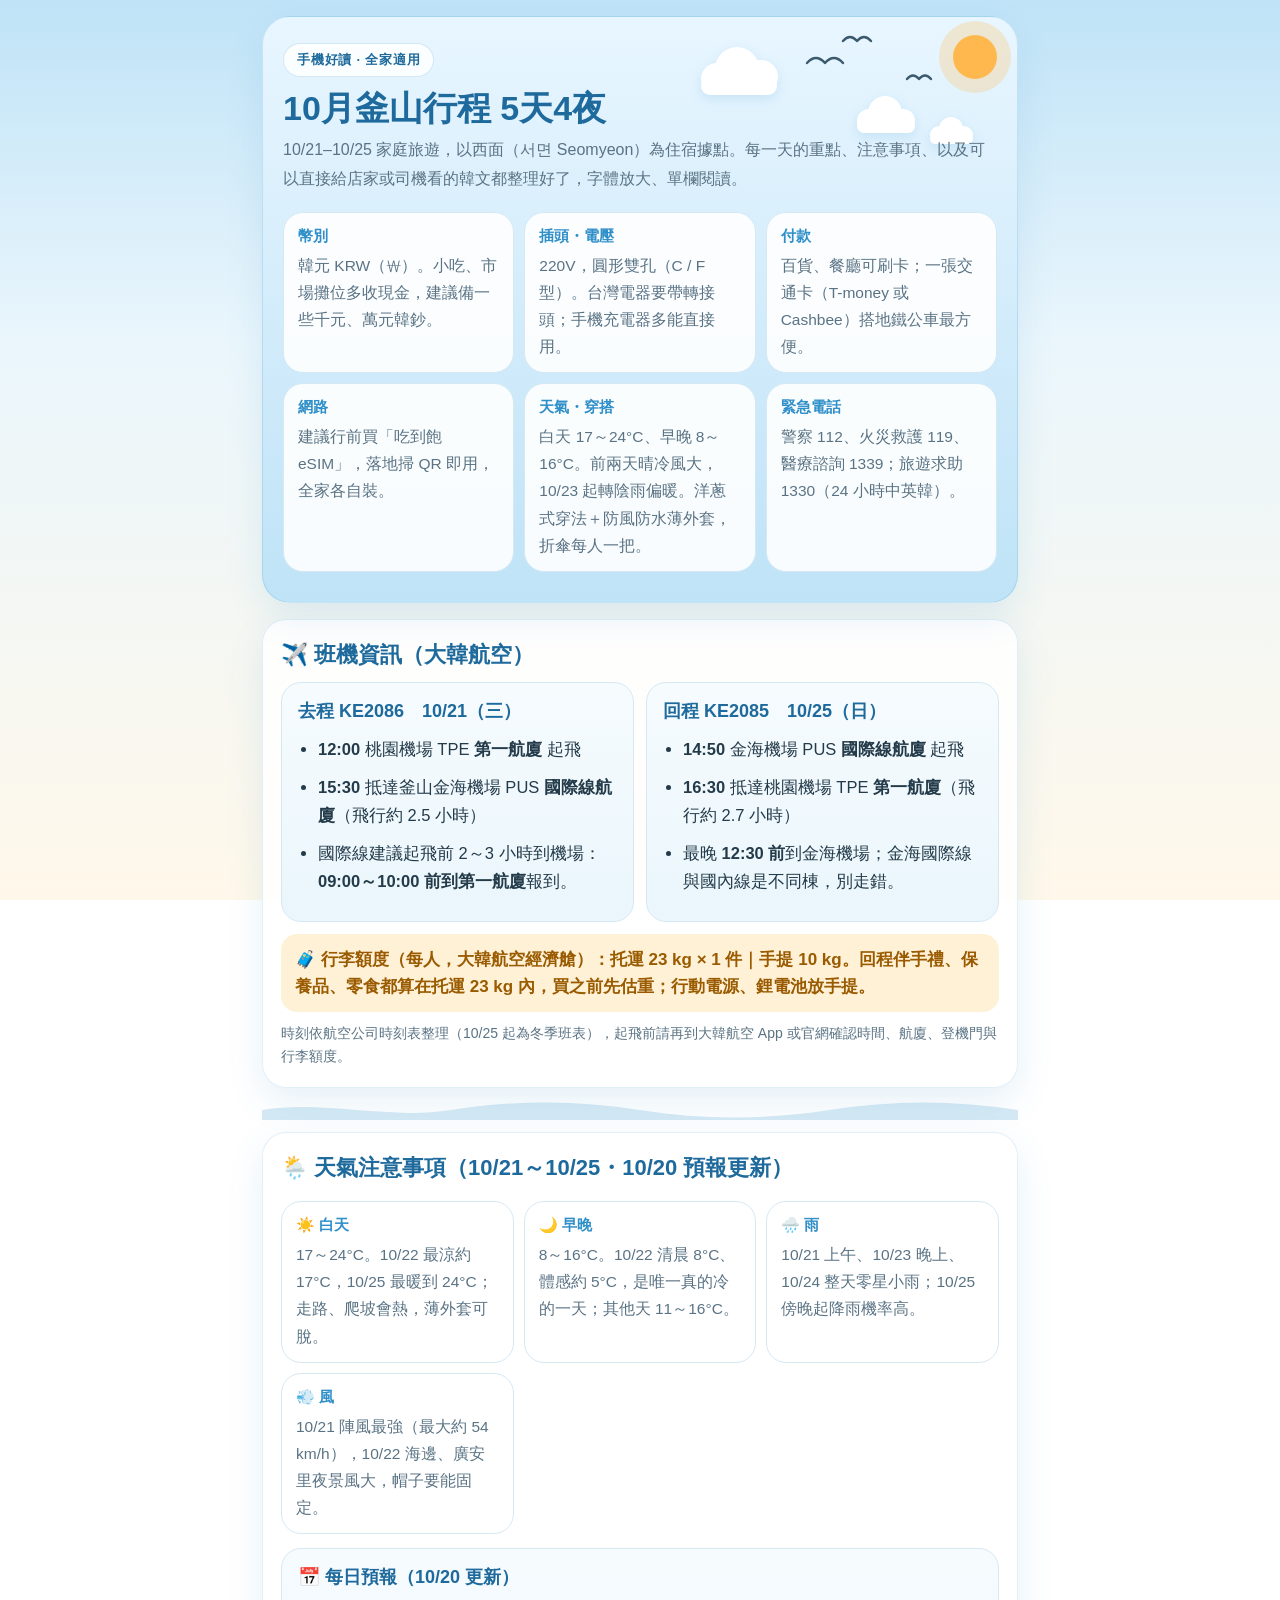
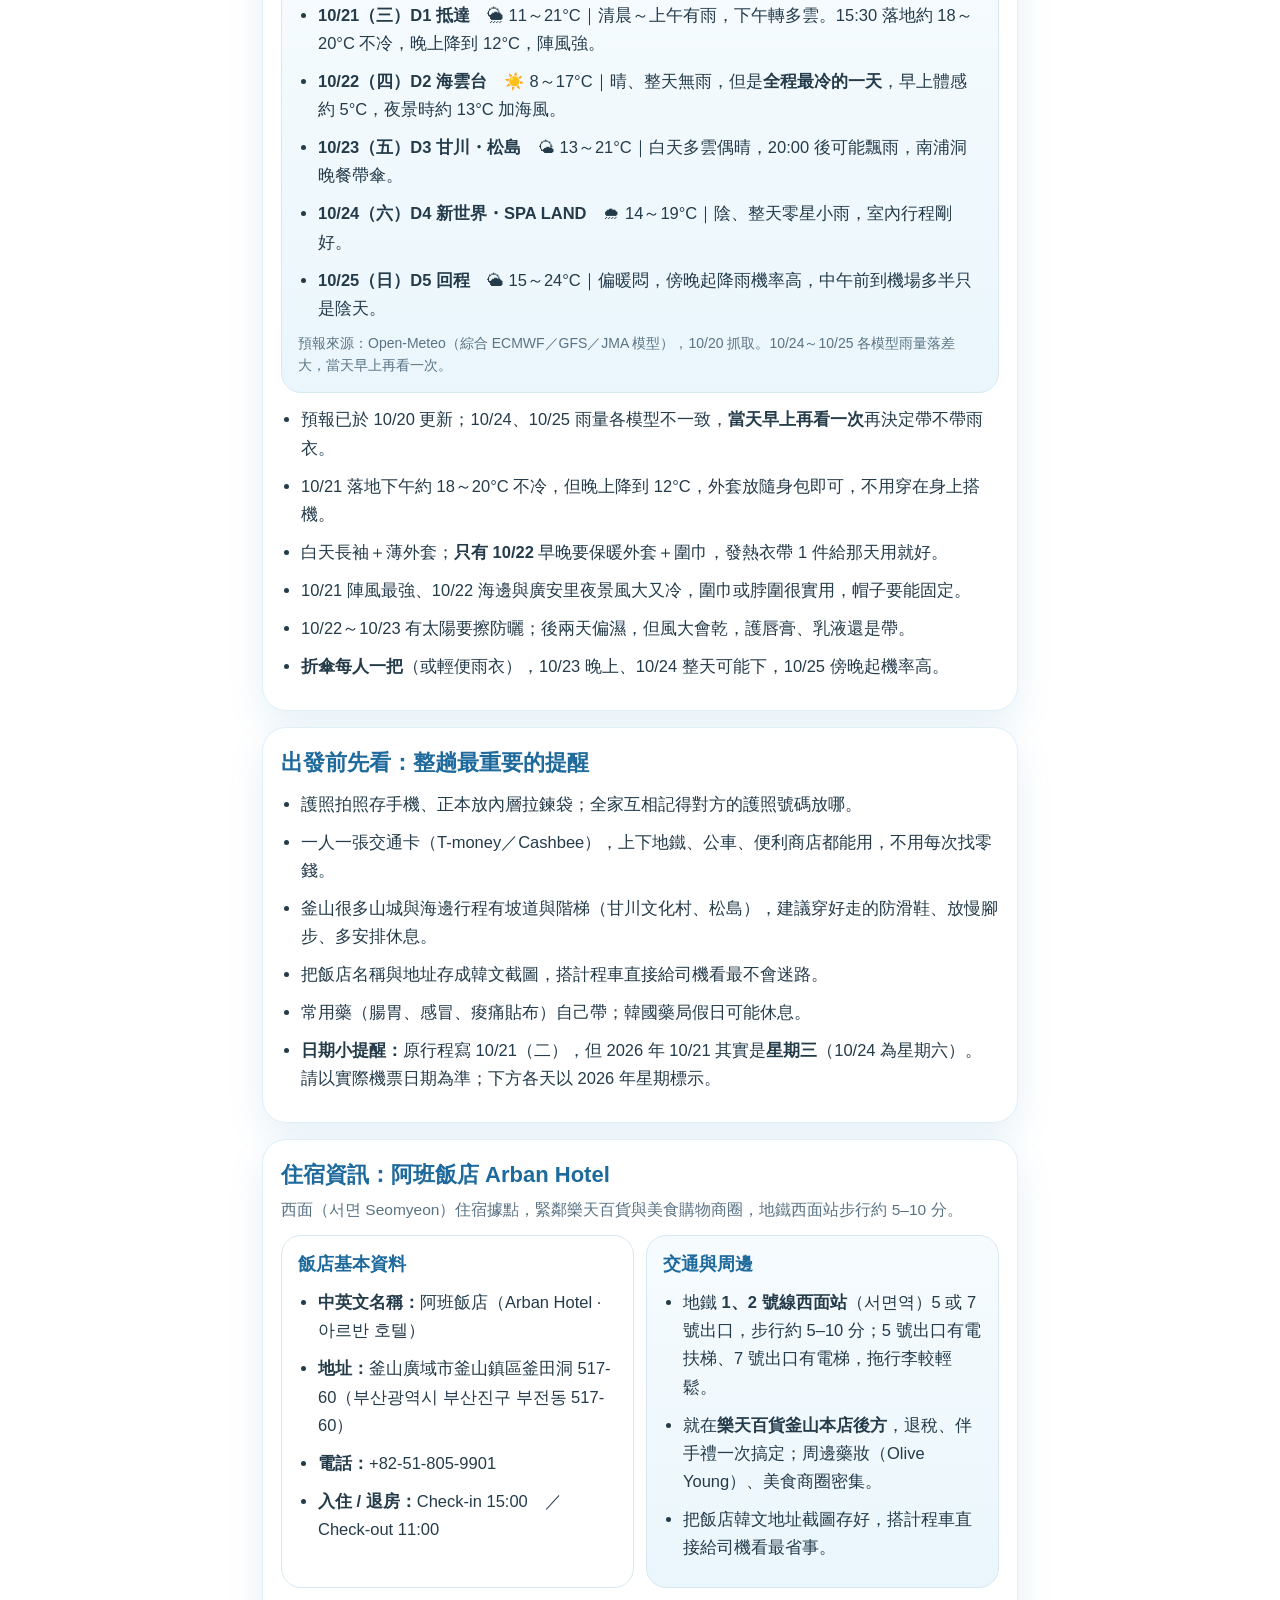
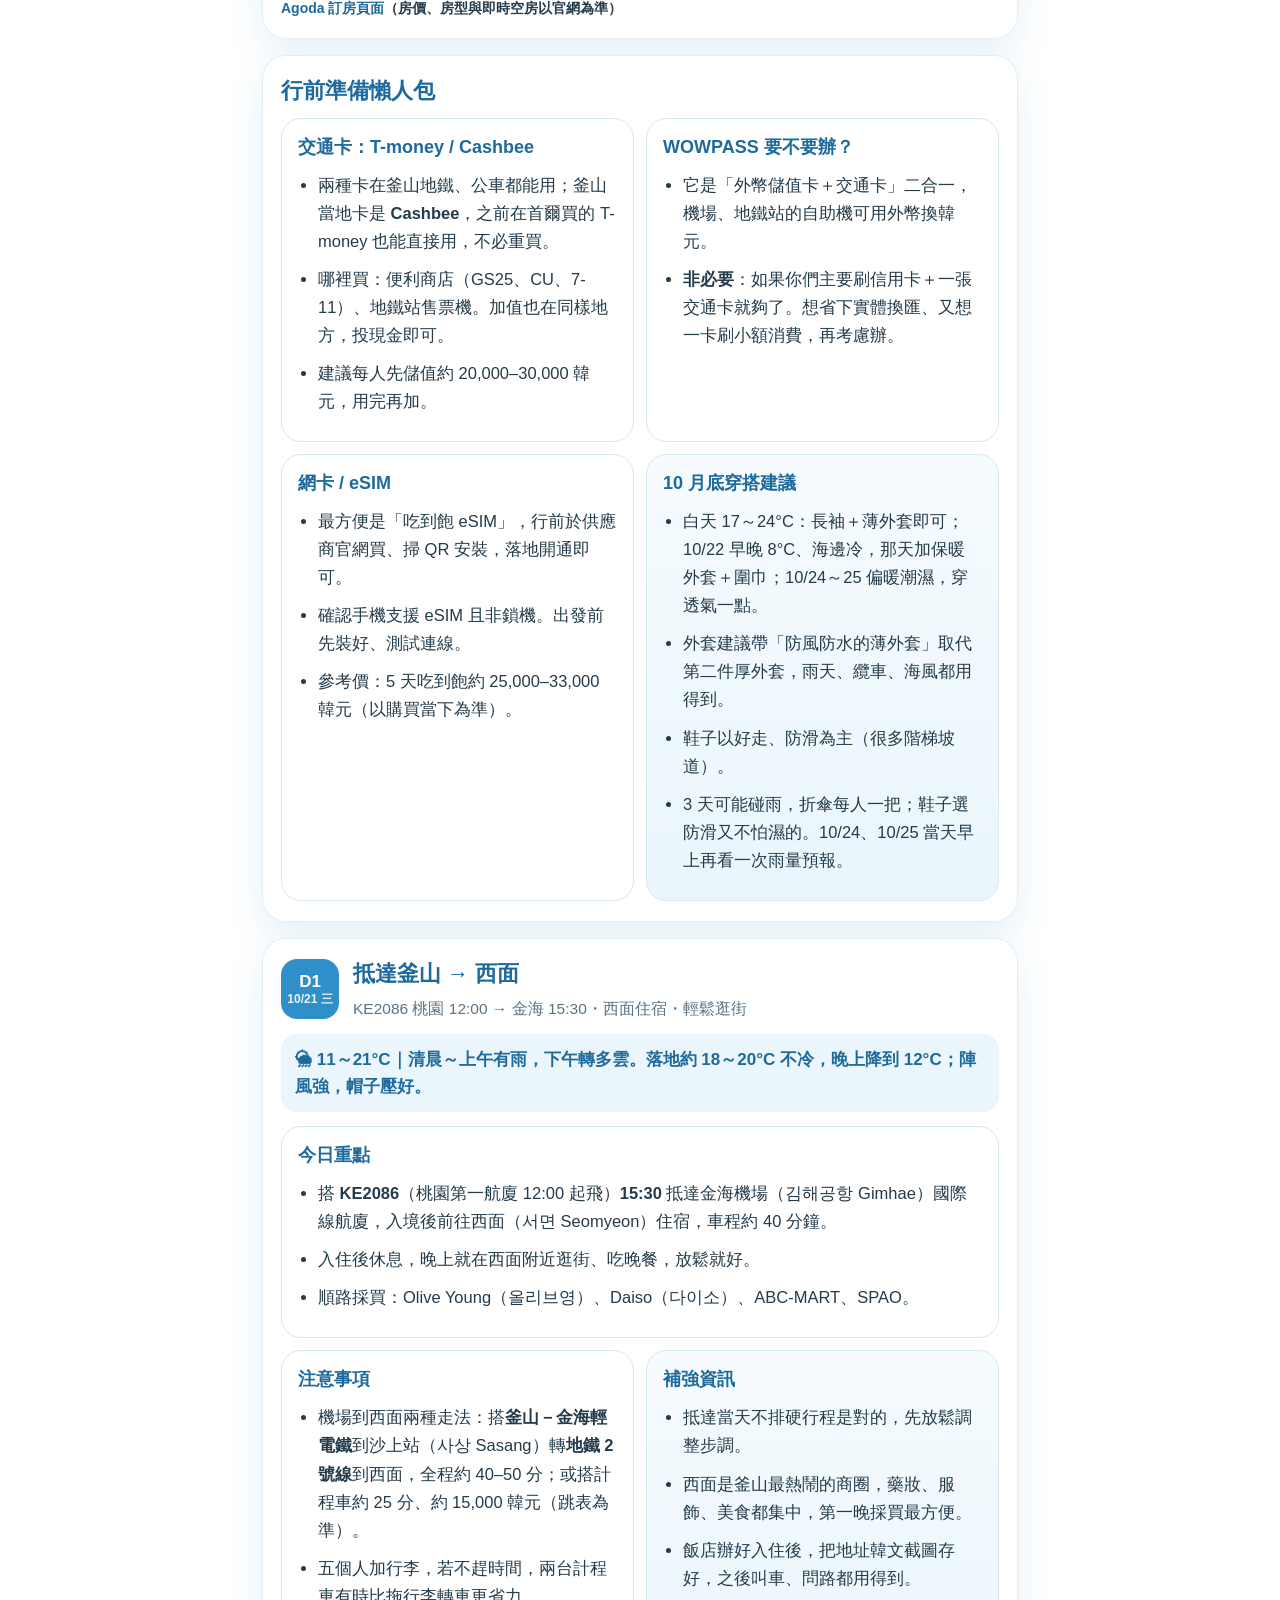
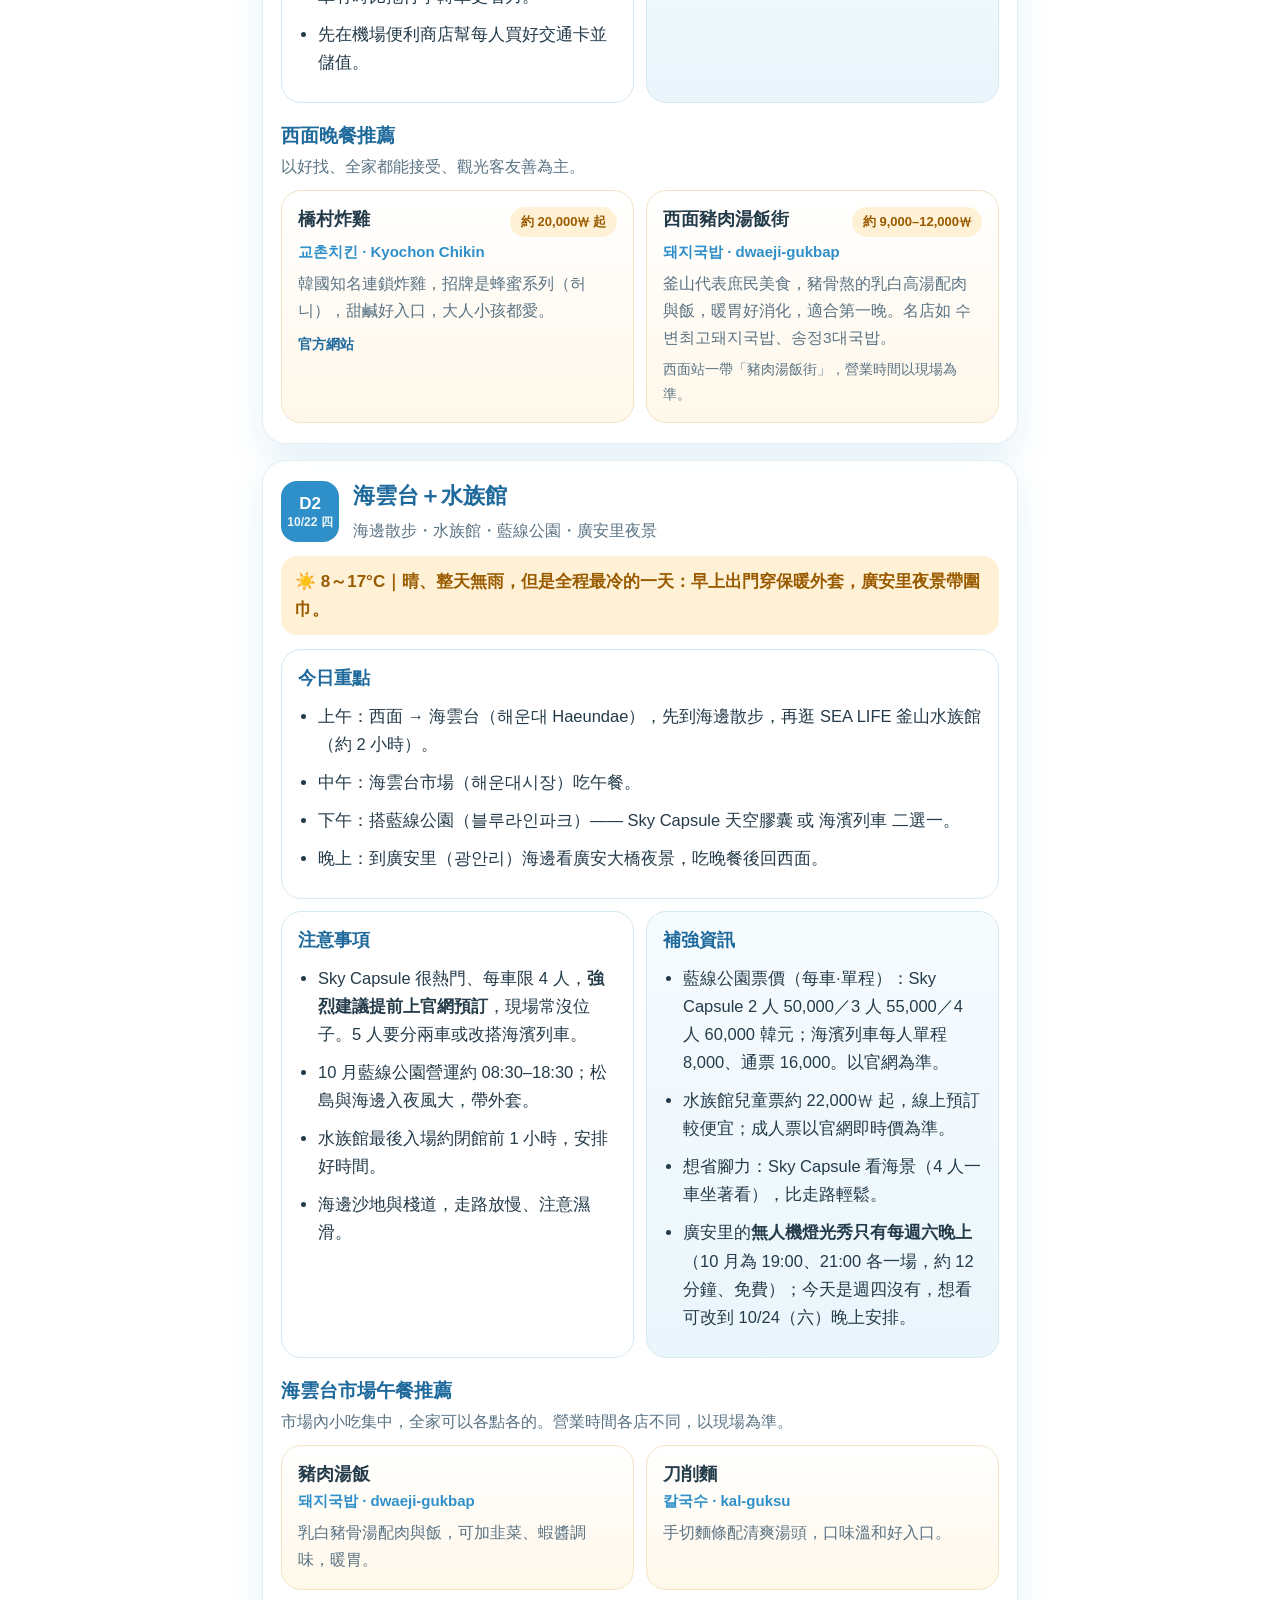
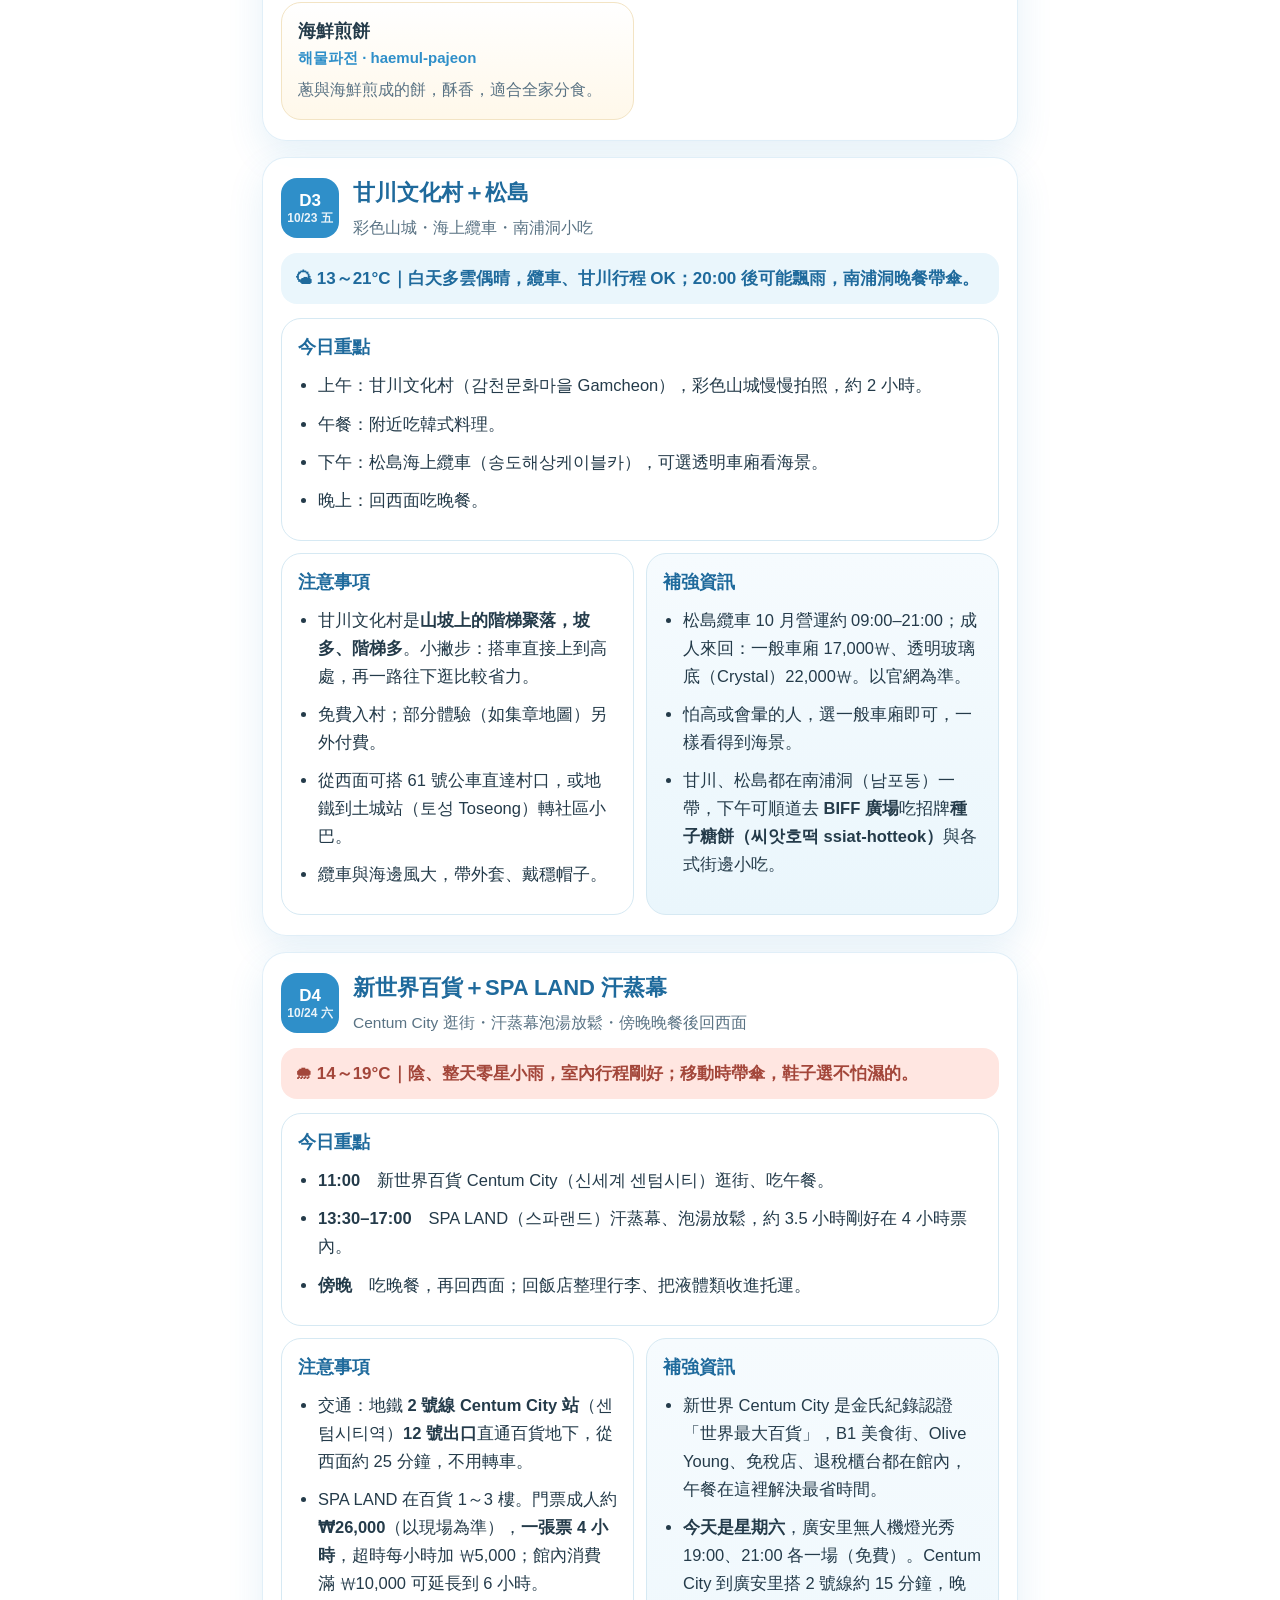
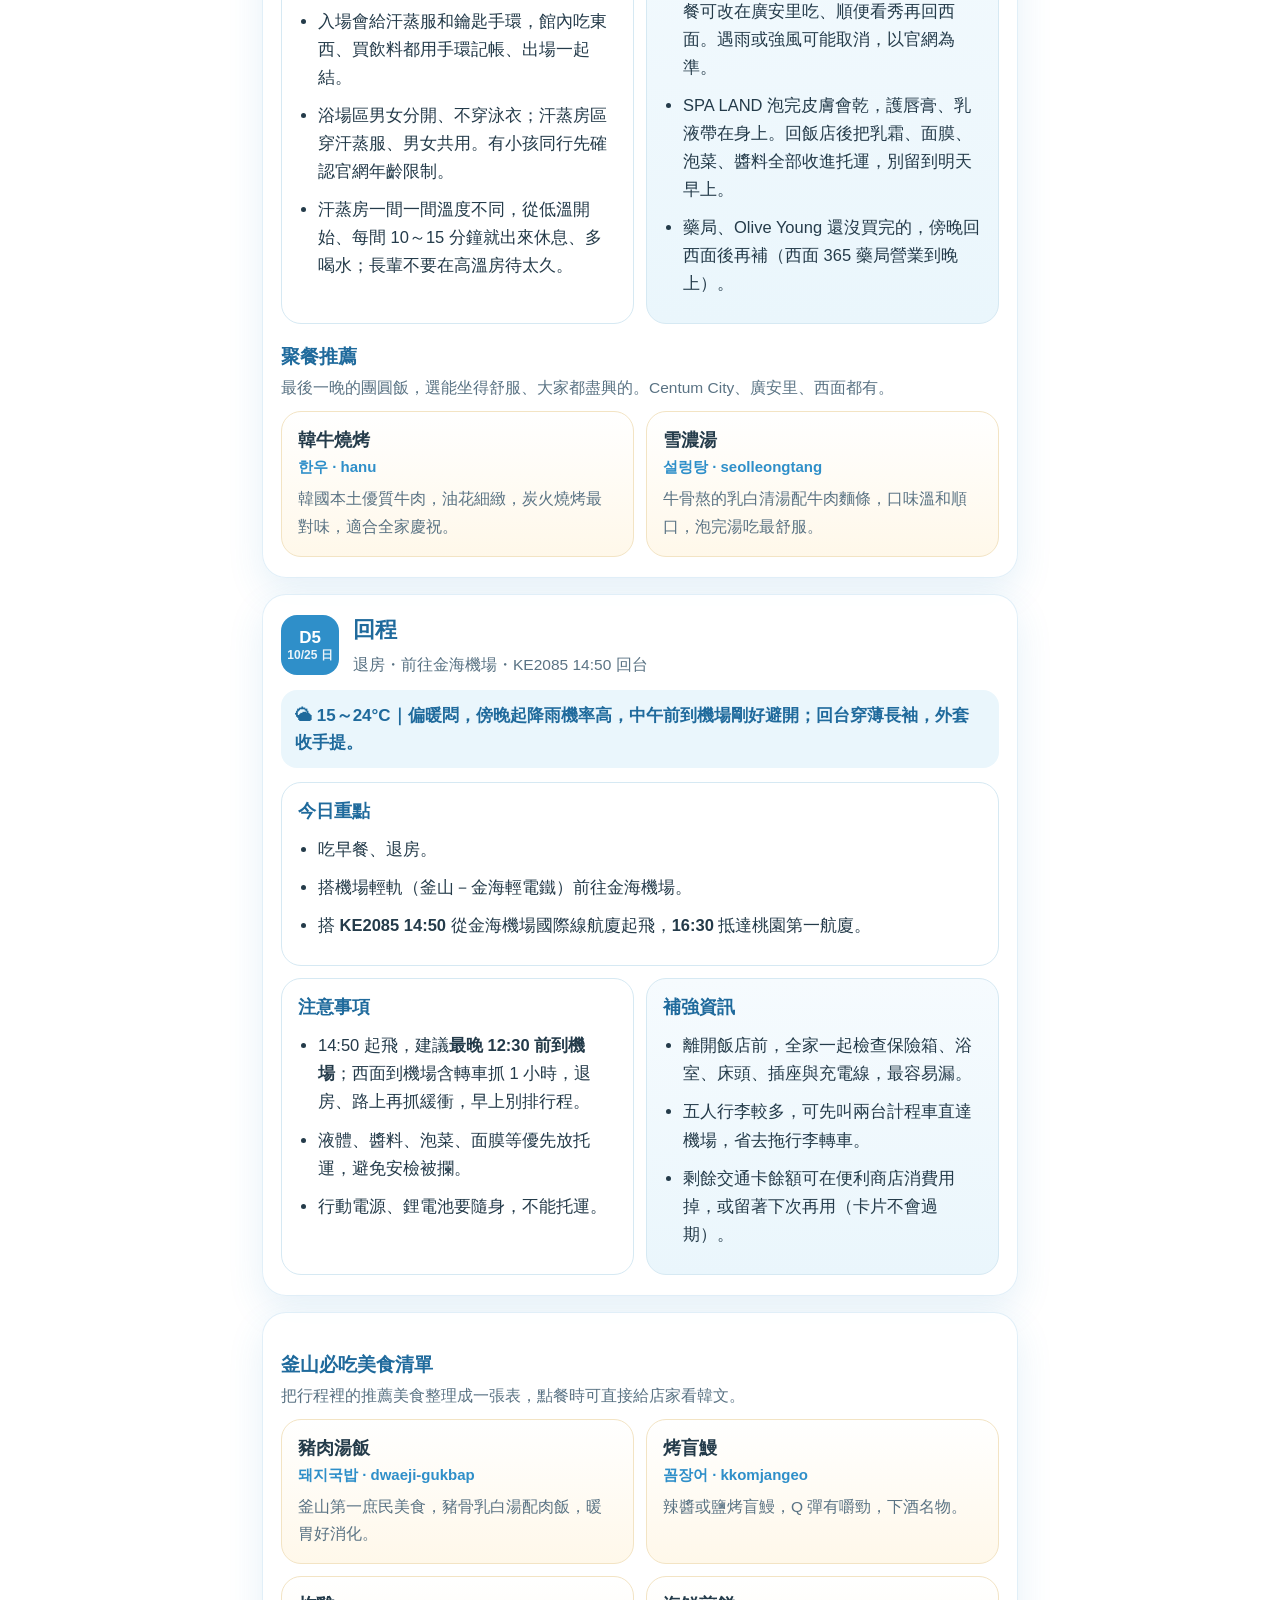
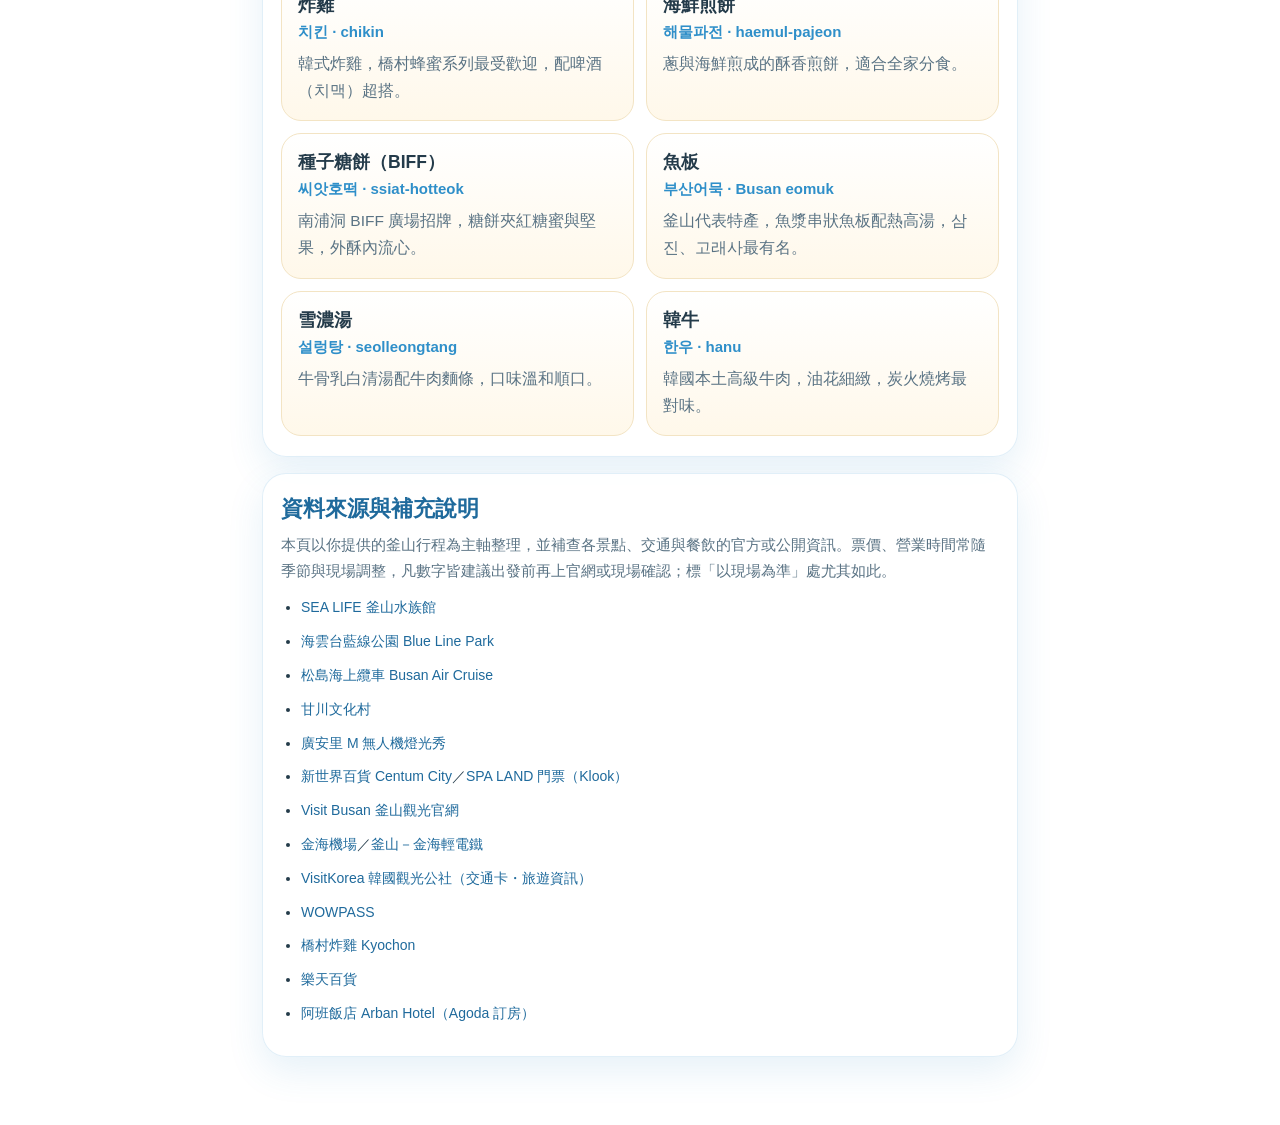
<file: busan/trip.html>
<!DOCTYPE html>
<html lang="zh-Hant">
<head>
  <meta charset="utf-8">
  <meta name="viewport" content="width=device-width, initial-scale=1">
  <title>10月釜山行程 5天4夜｜行程表・天氣注意事項</title>
  <link rel="stylesheet" href="busan.css?v=2">
</head>
<body>
  <main class="page">
    <section class="hero">
      <svg class="sky-deco" viewBox="0 0 360 150" preserveAspectRatio="xMaxYMin meet" aria-hidden="true">
        <circle class="sun-glow" cx="318" cy="40" r="36"/>
        <circle class="sun" cx="318" cy="40" r="22"/>
        <g class="cloud cloud-a">
          <circle cx="60" cy="62" r="16"/><circle cx="80" cy="52" r="22"/><circle cx="104" cy="60" r="17"/>
          <rect x="44" y="60" width="76" height="18" rx="9"/>
        </g>
        <g class="cloud cloud-b">
          <circle cx="212" cy="104" r="12"/><circle cx="228" cy="96" r="17"/><circle cx="246" cy="104" r="12"/>
          <rect x="200" y="102" width="58" height="14" rx="7"/>
        </g>
        <g class="cloud cloud-c">
          <circle cx="282" cy="118" r="9"/><circle cx="294" cy="112" r="12"/><circle cx="307" cy="118" r="9"/>
          <rect x="273" y="117" width="43" height="10" rx="5"/>
        </g>
        <path class="gull gull-a" d="M150 46 q9 -10 18 0 q9 -10 18 0"/>
        <path class="gull gull-b" d="M186 24 q7 -8 14 0 q7 -8 14 0"/>
        <path class="gull gull-c" d="M250 62 q6 -7 12 0 q6 -7 12 0"/>
      </svg>

      <div class="eyebrow">手機好讀 · 全家適用</div>
      <h1>10月釜山行程 5天4夜</h1>
      <p class="subtitle">10/21–10/25 家庭旅遊，以西面（서면 Seomyeon）為住宿據點。每一天的重點、注意事項、以及可以直接給店家或司機看的韓文都整理好了，字體放大、單欄閱讀。</p>
      <div class="fact-grid">

        <article class="fact-card">
          <div class="fact-label">幣別</div>
          <p>韓元 KRW（₩）。小吃、市場攤位多收現金，建議備一些千元、萬元韓鈔。</p>
        </article>

        <article class="fact-card">
          <div class="fact-label">插頭・電壓</div>
          <p>220V，圓形雙孔（C / F 型）。台灣電器要帶轉接頭；手機充電器多能直接用。</p>
        </article>

        <article class="fact-card">
          <div class="fact-label">付款</div>
          <p>百貨、餐廳可刷卡；一張交通卡（T-money 或 Cashbee）搭地鐵公車最方便。</p>
        </article>

        <article class="fact-card">
          <div class="fact-label">網路</div>
          <p>建議行前買「吃到飽 eSIM」，落地掃 QR 即用，全家各自裝。</p>
        </article>

        <article class="fact-card">
          <div class="fact-label">天氣・穿搭</div>
          <p>白天 17～24°C、早晚 8～16°C。前兩天晴冷風大，10/23 起轉陰雨偏暖。洋蔥式穿法＋防風防水薄外套，折傘每人一把。</p>
        </article>

        <article class="fact-card">
          <div class="fact-label">緊急電話</div>
          <p>警察 112、火災救護 119、醫療諮詢 1339；旅遊求助 1330（24 小時中英韓）。</p>
        </article>

      </div>
    </section>

    <section class="tips-card">
      <h2>✈️ 班機資訊（大韓航空）</h2>
      <div class="info-grid">
        <article class="info-block accent">
          <h3>去程 KE2086　10/21（三）</h3>
          <ul class="bullet-list">
            <li><strong>12:00</strong> 桃園機場 TPE <strong>第一航廈</strong> 起飛</li>
            <li><strong>15:30</strong> 抵達釜山金海機場 PUS <strong>國際線航廈</strong>（飛行約 2.5 小時）</li>
            <li>國際線建議起飛前 2～3 小時到機場：<strong>09:00～10:00 前到第一航廈</strong>報到。</li>
          </ul>
        </article>
        <article class="info-block accent">
          <h3>回程 KE2085　10/25（日）</h3>
          <ul class="bullet-list">
            <li><strong>14:50</strong> 金海機場 PUS <strong>國際線航廈</strong> 起飛</li>
            <li><strong>16:30</strong> 抵達桃園機場 TPE <strong>第一航廈</strong>（飛行約 2.7 小時）</li>
            <li>最晚 <strong>12:30 前</strong>到金海機場；金海國際線與國內線是不同棟，別走錯。</li>
          </ul>
        </article>
      </div>
      <div class="callout sun">🧳 行李額度（每人，大韓航空經濟艙）：<strong>托運 23 kg × 1 件</strong>｜<strong>手提 10 kg</strong>。回程伴手禮、保養品、零食都算在托運 23 kg 內，買之前先估重；行動電源、鋰電池放手提。</div>
      <p class="note-line">時刻依航空公司時刻表整理（10/25 起為冬季班表），起飛前請再到大韓航空 App 或官網確認時間、航廈、登機門與行李額度。</p>
    </section>

    <svg class="wave-divider" viewBox="0 0 780 22" preserveAspectRatio="none" aria-hidden="true">
      <path d="M0 12 C65 2 130 22 195 12 S325 2 390 12 S520 22 585 12 S715 2 780 12 V22 H0 Z"/>
    </svg>

    <section class="tips-card">
      <h2>🌦️ 天氣注意事項（10/21～10/25・10/20 預報更新）</h2>
      <div class="fact-grid">
        <article class="fact-card">
          <div class="fact-label">☀️ 白天</div>
          <p>17～24°C。10/22 最涼約 17°C，10/25 最暖到 24°C；走路、爬坡會熱，薄外套可脫。</p>
        </article>
        <article class="fact-card">
          <div class="fact-label">🌙 早晚</div>
          <p>8～16°C。10/22 清晨 8°C、體感約 5°C，是唯一真的冷的一天；其他天 11～16°C。</p>
        </article>
        <article class="fact-card">
          <div class="fact-label">🌧️ 雨</div>
          <p>10/21 上午、10/23 晚上、10/24 整天零星小雨；10/25 傍晚起降雨機率高。</p>
        </article>
        <article class="fact-card">
          <div class="fact-label">💨 風</div>
          <p>10/21 陣風最強（最大約 54 km/h），10/22 海邊、廣安里夜景風大，帽子要能固定。</p>
        </article>
      </div>
      <div class="info-block accent">
        <h3>📅 每日預報（10/20 更新）</h3>
        <ul class="bullet-list">
          <li><strong>10/21（三）D1 抵達</strong>　🌦 11～21°C｜清晨～上午有雨，下午轉多雲。15:30 落地約 18～20°C 不冷，晚上降到 12°C，陣風強。</li>
          <li><strong>10/22（四）D2 海雲台</strong>　☀️ 8～17°C｜晴、整天無雨，但是<strong>全程最冷的一天</strong>，早上體感約 5°C，夜景時約 13°C 加海風。</li>
          <li><strong>10/23（五）D3 甘川・松島</strong>　🌤 13～21°C｜白天多雲偶晴，20:00 後可能飄雨，南浦洞晚餐帶傘。</li>
          <li><strong>10/24（六）D4 新世界・SPA LAND</strong>　🌧 14～19°C｜陰、整天零星小雨，室內行程剛好。</li>
          <li><strong>10/25（日）D5 回程</strong>　🌥 15～24°C｜偏暖悶，傍晚起降雨機率高，中午前到機場多半只是陰天。</li>
        </ul>
        <p class="note-line">預報來源：Open-Meteo（綜合 ECMWF／GFS／JMA 模型），10/20 抓取。10/24～10/25 各模型雨量落差大，當天早上再看一次。</p>
      </div>
      <ul class="tips-list">
        <li>預報已於 10/20 更新；10/24、10/25 雨量各模型不一致，<strong>當天早上再看一次</strong>再決定帶不帶雨衣。</li>
        <li>10/21 落地下午約 18～20°C 不冷，但晚上降到 12°C，外套放隨身包即可，不用穿在身上搭機。</li>
        <li>白天長袖＋薄外套；<strong>只有 10/22</strong> 早晚要保暖外套＋圍巾，發熱衣帶 1 件給那天用就好。</li>
        <li>10/21 陣風最強、10/22 海邊與廣安里夜景風大又冷，圍巾或脖圍很實用，帽子要能固定。</li>
        <li>10/22～10/23 有太陽要擦防曬；後兩天偏濕，但風大會乾，護唇膏、乳液還是帶。</li>
        <li><strong>折傘每人一把</strong>（或輕便雨衣），10/23 晚上、10/24 整天可能下，10/25 傍晚起機率高。</li>
      </ul>
    </section>

    <section class="tips-card">
      <h2>出發前先看：整趟最重要的提醒</h2>
      <ul class="tips-list">
        <li>護照拍照存手機、正本放內層拉鍊袋；全家互相記得對方的護照號碼放哪。</li>
        <li>一人一張交通卡（T-money／Cashbee），上下地鐵、公車、便利商店都能用，不用每次找零錢。</li>
        <li>釜山很多山城與海邊行程有坡道與階梯（甘川文化村、松島），建議穿好走的防滑鞋、放慢腳步、多安排休息。</li>
        <li>把飯店名稱與地址存成韓文截圖，搭計程車直接給司機看最不會迷路。</li>
        <li>常用藥（腸胃、感冒、痠痛貼布）自己帶；韓國藥局假日可能休息。</li>
        <li><strong>日期小提醒：</strong>原行程寫 10/21（二），但 2026 年 10/21 其實是<strong>星期三</strong>（10/24 為星期六）。請以實際機票日期為準；下方各天以 2026 年星期標示。</li>
      </ul>
    </section>

    <section class="tips-card">
      <h2>住宿資訊：阿班飯店 Arban Hotel</h2>
      <p class="day-tag" style="margin-bottom:6px;">西面（서면 Seomyeon）住宿據點，緊鄰樂天百貨與美食購物商圈，地鐵西面站步行約 5–10 分。</p>
      <div class="info-grid">
        <article class="info-block">
          <h3>飯店基本資料</h3>
          <ul class="bullet-list">
            <li><strong>中英文名稱：</strong>阿班飯店（Arban Hotel · 아르반 호텔）</li>
            <li><strong>地址：</strong>釜山廣域市釜山鎮區釜田洞 517-60（부산광역시 부산진구 부전동 517-60）</li>
            <li><strong>電話：</strong>+82-51-805-9901</li>
            <li><strong>入住 / 退房：</strong>Check-in 15:00　／　Check-out 11:00</li>
          </ul>
        </article>
        <article class="info-block accent">
          <h3>交通與周邊</h3>
          <ul class="bullet-list">
            <li>地鐵 <strong>1、2 號線西面站</strong>（서면역）5 或 7 號出口，步行約 5–10 分；5 號出口有電扶梯、7 號出口有電梯，拖行李較輕鬆。</li>
            <li>就在<strong>樂天百貨釜山本店後方</strong>，退稅、伴手禮一次搞定；周邊藥妝（Olive Young）、美食商圈密集。</li>
            <li>把飯店韓文地址截圖存好，搭計程車直接給司機看最省事。</li>
          </ul>
        </article>
      </div>
      <p class="source-link"><a href="https://www.agoda.com/zh-tw/arban-hotel/hotel/busan-kr.html">Agoda 訂房頁面</a>（房價、房型與即時空房以官網為準）</p>
    </section>

    <section class="tips-card">
      <h2>行前準備懶人包</h2>
      <div class="info-grid">
        <article class="info-block">
          <h3>交通卡：T-money / Cashbee</h3>
          <ul class="bullet-list">
            <li>兩種卡在釜山地鐵、公車都能用；釜山當地卡是 <strong>Cashbee</strong>，之前在首爾買的 T-money 也能直接用，不必重買。</li>
            <li>哪裡買：便利商店（GS25、CU、7-11）、地鐵站售票機。加值也在同樣地方，投現金即可。</li>
            <li>建議每人先儲值約 20,000–30,000 韓元，用完再加。</li>
          </ul>
        </article>
        <article class="info-block">
          <h3>WOWPASS 要不要辦？</h3>
          <ul class="bullet-list">
            <li>它是「外幣儲值卡＋交通卡」二合一，機場、地鐵站的自助機可用外幣換韓元。</li>
            <li><strong>非必要</strong>：如果你們主要刷信用卡＋一張交通卡就夠了。想省下實體換匯、又想一卡刷小額消費，再考慮辦。</li>
          </ul>
        </article>
        <article class="info-block">
          <h3>網卡 / eSIM</h3>
          <ul class="bullet-list">
            <li>最方便是「吃到飽 eSIM」，行前於供應商官網買、掃 QR 安裝，落地開通即可。</li>
            <li>確認手機支援 eSIM 且非鎖機。出發前先裝好、測試連線。</li>
            <li>參考價：5 天吃到飽約 25,000–33,000 韓元（以購買當下為準）。</li>
          </ul>
        </article>
        <article class="info-block accent">
          <h3>10 月底穿搭建議</h3>
          <ul class="bullet-list">
            <li>白天 17～24°C：長袖＋薄外套即可；10/22 早晚 8°C、海邊冷，那天加保暖外套＋圍巾；10/24～25 偏暖潮濕，穿透氣一點。</li>
            <li>外套建議帶「防風防水的薄外套」取代第二件厚外套，雨天、纜車、海風都用得到。</li>
            <li>鞋子以好走、防滑為主（很多階梯坡道）。</li>
            <li>3 天可能碰雨，折傘每人一把；鞋子選防滑又不怕濕的。10/24、10/25 當天早上再看一次雨量預報。</li>
          </ul>
        </article>
      </div>
    </section>

<section class="day-card">
  <div class="day-head">
    <div class="day-pill">D1<span>10/21 三</span></div>
    <div>
      <h2>抵達釜山 → 西面</h2>
      <p class="day-tag">KE2086 桃園 12:00 → 金海 15:30・西面住宿・輕鬆逛街</p>
    </div>
  </div>

  <div class="callout">🌦 11～21°C｜清晨～上午有雨，下午轉多雲。落地約 18～20°C 不冷，晚上降到 12°C；陣風強，帽子壓好。</div>

  <div class="info-block">
    <h3>今日重點</h3>
    <ul class="bullet-list">
      <li>搭 <strong>KE2086</strong>（桃園第一航廈 12:00 起飛）<strong>15:30</strong> 抵達金海機場（김해공항 Gimhae）國際線航廈，入境後前往西面（서면 Seomyeon）住宿，車程約 40 分鐘。</li>
      <li>入住後休息，晚上就在西面附近逛街、吃晚餐，放鬆就好。</li>
      <li>順路採買：Olive Young（올리브영）、Daiso（다이소）、ABC-MART、SPAO。</li>
    </ul>
  </div>

  <div class="info-grid">
    <article class="info-block">
      <h3>注意事項</h3>
      <ul class="bullet-list">
        <li>機場到西面兩種走法：搭<strong>釜山－金海輕電鐵</strong>到沙上站（사상 Sasang）轉<strong>地鐵 2 號線</strong>到西面，全程約 40–50 分；或搭計程車約 25 分、約 15,000 韓元（跳表為準）。</li>
        <li>五個人加行李，若不趕時間，兩台計程車有時比拖行李轉車更省力。</li>
        <li>先在機場便利商店幫每人買好交通卡並儲值。</li>
      </ul>
    </article>
    <article class="info-block accent">
      <h3>補強資訊</h3>
      <ul class="bullet-list">
        <li>抵達當天不排硬行程是對的，先放鬆調整步調。</li>
        <li>西面是釜山最熱鬧的商圈，藥妝、服飾、美食都集中，第一晚採買最方便。</li>
        <li>飯店辦好入住後，把地址韓文截圖存好，之後叫車、問路都用得到。</li>
      </ul>
    </article>
  </div>

    <section class="meal-section">
      <div class="section-head">
        <h3>西面晚餐推薦</h3>
        <p>以好找、全家都能接受、觀光客友善為主。</p>
      </div>
      <div class="meal-grid">

        <article class="meal-card">
          <div class="meal-top">
            <h4>橋村炸雞</h4>
            <div class="price-pill">約 20,000₩ 起</div>
          </div>
          <p class="kor-line">교촌치킨 · Kyochon Chikin</p>
          <p class="meal-why">韓國知名連鎖炸雞，招牌是蜂蜜系列（허니），甜鹹好入口，大人小孩都愛。</p>
          <p class="source-link"><a href="https://www.kyochon.com/">官方網站</a></p>
        </article>

        <article class="meal-card">
          <div class="meal-top">
            <h4>西面豬肉湯飯街</h4>
            <div class="price-pill">約 9,000–12,000₩</div>
          </div>
          <p class="kor-line">돼지국밥 · dwaeji-gukbap</p>
          <p class="meal-why">釜山代表庶民美食，豬骨熬的乳白高湯配肉與飯，暖胃好消化，適合第一晚。名店如 수변최고돼지국밥、송정3대국밥。</p>
          <p class="meal-meta">西面站一帶「豬肉湯飯街」，營業時間以現場為準。</p>
        </article>

      </div>
    </section>

</section>

<section class="day-card">
  <div class="day-head">
    <div class="day-pill">D2<span>10/22 四</span></div>
    <div>
      <h2>海雲台＋水族館</h2>
      <p class="day-tag">海邊散步・水族館・藍線公園・廣安里夜景</p>
    </div>
  </div>

  <div class="callout sun">☀️ 8～17°C｜晴、整天無雨，但是全程最冷的一天：早上出門穿保暖外套，廣安里夜景帶圍巾。</div>

  <div class="info-block">
    <h3>今日重點</h3>
    <ul class="bullet-list">
      <li>上午：西面 → 海雲台（해운대 Haeundae），先到海邊散步，再逛 SEA LIFE 釜山水族館（約 2 小時）。</li>
      <li>中午：海雲台市場（해운대시장）吃午餐。</li>
      <li>下午：搭藍線公園（블루라인파크）—— Sky Capsule 天空膠囊 或 海濱列車 二選一。</li>
      <li>晚上：到廣安里（광안리）海邊看廣安大橋夜景，吃晚餐後回西面。</li>
    </ul>
  </div>

  <div class="info-grid">
    <article class="info-block">
      <h3>注意事項</h3>
      <ul class="bullet-list">
        <li>Sky Capsule 很熱門、每車限 4 人，<strong>強烈建議提前上官網預訂</strong>，現場常沒位子。5 人要分兩車或改搭海濱列車。</li>
        <li>10 月藍線公園營運約 08:30–18:30；松島與海邊入夜風大，帶外套。</li>
        <li>水族館最後入場約閉館前 1 小時，安排好時間。</li>
        <li>海邊沙地與棧道，走路放慢、注意濕滑。</li>
      </ul>
    </article>
    <article class="info-block accent">
      <h3>補強資訊</h3>
      <ul class="bullet-list">
        <li>藍線公園票價（每車·單程）：Sky Capsule 2 人 50,000／3 人 55,000／4 人 60,000 韓元；海濱列車每人單程 8,000、通票 16,000。以官網為準。</li>
        <li>水族館兒童票約 22,000₩ 起，線上預訂較便宜；成人票以官網即時價為準。</li>
        <li>想省腳力：Sky Capsule 看海景（4 人一車坐著看），比走路輕鬆。</li>
        <li>廣安里的<strong>無人機燈光秀只有每週六晚上</strong>（10 月為 19:00、21:00 各一場，約 12 分鐘、免費）；今天是週四沒有，想看可改到 10/24（六）晚上安排。</li>
      </ul>
    </article>
  </div>

    <section class="meal-section">
      <div class="section-head">
        <h3>海雲台市場午餐推薦</h3>
        <p>市場內小吃集中，全家可以各點各的。營業時間各店不同，以現場為準。</p>
      </div>
      <div class="meal-grid">

        <article class="meal-card">
          <h4>豬肉湯飯</h4>
          <p class="kor-line">돼지국밥 · dwaeji-gukbap</p>
          <p class="meal-why">乳白豬骨湯配肉與飯，可加韭菜、蝦醬調味，暖胃。</p>
        </article>

        <article class="meal-card">
          <h4>刀削麵</h4>
          <p class="kor-line">칼국수 · kal-guksu</p>
          <p class="meal-why">手切麵條配清爽湯頭，口味溫和好入口。</p>
        </article>

        <article class="meal-card">
          <h4>海鮮煎餅</h4>
          <p class="kor-line">해물파전 · haemul-pajeon</p>
          <p class="meal-why">蔥與海鮮煎成的餅，酥香，適合全家分食。</p>
        </article>

      </div>
    </section>

</section>

<section class="day-card">
  <div class="day-head">
    <div class="day-pill">D3<span>10/23 五</span></div>
    <div>
      <h2>甘川文化村＋松島</h2>
      <p class="day-tag">彩色山城・海上纜車・南浦洞小吃</p>
    </div>
  </div>

  <div class="callout">🌤 13～21°C｜白天多雲偶晴，纜車、甘川行程 OK；20:00 後可能飄雨，南浦洞晚餐帶傘。</div>

  <div class="info-block">
    <h3>今日重點</h3>
    <ul class="bullet-list">
      <li>上午：甘川文化村（감천문화마을 Gamcheon），彩色山城慢慢拍照，約 2 小時。</li>
      <li>午餐：附近吃韓式料理。</li>
      <li>下午：松島海上纜車（송도해상케이블카），可選透明車廂看海景。</li>
      <li>晚上：回西面吃晚餐。</li>
    </ul>
  </div>

  <div class="info-grid">
    <article class="info-block">
      <h3>注意事項</h3>
      <ul class="bullet-list">
        <li>甘川文化村是<strong>山坡上的階梯聚落，坡多、階梯多</strong>。小撇步：搭車直接上到高處，再一路往下逛比較省力。</li>
        <li>免費入村；部分體驗（如集章地圖）另外付費。</li>
        <li>從西面可搭 61 號公車直達村口，或地鐵到土城站（토성 Toseong）轉社區小巴。</li>
        <li>纜車與海邊風大，帶外套、戴穩帽子。</li>
      </ul>
    </article>
    <article class="info-block accent">
      <h3>補強資訊</h3>
      <ul class="bullet-list">
        <li>松島纜車 10 月營運約 09:00–21:00；成人來回：一般車廂 17,000₩、透明玻璃底（Crystal）22,000₩。以官網為準。</li>
        <li>怕高或會暈的人，選一般車廂即可，一樣看得到海景。</li>
        <li>甘川、松島都在南浦洞（남포동）一帶，下午可順道去 <strong>BIFF 廣場</strong>吃招牌<strong>種子糖餅（씨앗호떡 ssiat-hotteok）</strong>與各式街邊小吃。</li>
      </ul>
    </article>
  </div>

</section>

<section class="day-card">
  <div class="day-head">
    <div class="day-pill">D4<span>10/24 六</span></div>
    <div>
      <h2>新世界百貨＋SPA LAND 汗蒸幕</h2>
      <p class="day-tag">Centum City 逛街・汗蒸幕泡湯放鬆・傍晚晚餐後回西面</p>
    </div>
  </div>

  <div class="callout warn">🌧 14～19°C｜陰、整天零星小雨，室內行程剛好；移動時帶傘，鞋子選不怕濕的。</div>

  <div class="info-block">
    <h3>今日重點</h3>
    <ul class="bullet-list">
      <li><strong>11:00</strong>　新世界百貨 Centum City（신세계 센텀시티）逛街、吃午餐。</li>
      <li><strong>13:30–17:00</strong>　SPA LAND（스파랜드）汗蒸幕、泡湯放鬆，約 3.5 小時剛好在 4 小時票內。</li>
      <li><strong>傍晚</strong>　吃晚餐，再回西面；回飯店整理行李、把液體類收進托運。</li>
    </ul>
  </div>

  <div class="info-grid">
    <article class="info-block">
      <h3>注意事項</h3>
      <ul class="bullet-list">
        <li>交通：地鐵 <strong>2 號線 Centum City 站</strong>（센텀시티역）<strong>12 號出口</strong>直通百貨地下，從西面約 25 分鐘，不用轉車。</li>
        <li>SPA LAND 在百貨 1～3 樓。門票成人約 <strong>₩26,000</strong>（以現場為準），<strong>一張票 4 小時</strong>，超時每小時加 ₩5,000；館內消費滿 ₩10,000 可延長到 6 小時。</li>
        <li>入場會給汗蒸服和鑰匙手環，館內吃東西、買飲料都用手環記帳、出場一起結。</li>
        <li>浴場區男女分開、不穿泳衣；汗蒸房區穿汗蒸服、男女共用。有小孩同行先確認官網年齡限制。</li>
        <li>汗蒸房一間一間溫度不同，從低溫開始、每間 10～15 分鐘就出來休息、多喝水；長輩不要在高溫房待太久。</li>
      </ul>
    </article>
    <article class="info-block accent">
      <h3>補強資訊</h3>
      <ul class="bullet-list">
        <li>新世界 Centum City 是金氏紀錄認證「世界最大百貨」，B1 美食街、Olive Young、免稅店、退稅櫃台都在館內，午餐在這裡解決最省時間。</li>
        <li><strong>今天是星期六</strong>，廣安里無人機燈光秀 19:00、21:00 各一場（免費）。Centum City 到廣安里搭 2 號線約 15 分鐘，晚餐可改在廣安里吃、順便看秀再回西面。遇雨或強風可能取消，以官網為準。</li>
        <li>SPA LAND 泡完皮膚會乾，護唇膏、乳液帶在身上。回飯店後把乳霜、面膜、泡菜、醬料全部收進托運，別留到明天早上。</li>
        <li>藥局、Olive Young 還沒買完的，傍晚回西面後再補（西面 365 藥局營業到晚上）。</li>
      </ul>
    </article>
  </div>

    <section class="meal-section">
      <div class="section-head">
        <h3>聚餐推薦</h3>
        <p>最後一晚的團圓飯，選能坐得舒服、大家都盡興的。Centum City、廣安里、西面都有。</p>
      </div>
      <div class="meal-grid">

        <article class="meal-card">
          <h4>韓牛燒烤</h4>
          <p class="kor-line">한우 · hanu</p>
          <p class="meal-why">韓國本土優質牛肉，油花細緻，炭火燒烤最對味，適合全家慶祝。</p>
        </article>

        <article class="meal-card">
          <h4>雪濃湯</h4>
          <p class="kor-line">설렁탕 · seolleongtang</p>
          <p class="meal-why">牛骨熬的乳白清湯配牛肉麵條，口味溫和順口，泡完湯吃最舒服。</p>
        </article>

      </div>
    </section>

</section>

<section class="day-card">
  <div class="day-head">
    <div class="day-pill">D5<span>10/25 日</span></div>
    <div>
      <h2>回程</h2>
      <p class="day-tag">退房・前往金海機場・KE2085 14:50 回台</p>
    </div>
  </div>

  <div class="callout">🌥 15～24°C｜偏暖悶，傍晚起降雨機率高，中午前到機場剛好避開；回台穿薄長袖，外套收手提。</div>

  <div class="info-block">
    <h3>今日重點</h3>
    <ul class="bullet-list">
      <li>吃早餐、退房。</li>
      <li>搭機場輕軌（釜山－金海輕電鐵）前往金海機場。</li>
      <li>搭 <strong>KE2085</strong> <strong>14:50</strong> 從金海機場國際線航廈起飛，<strong>16:30</strong> 抵達桃園第一航廈。</li>
    </ul>
  </div>

  <div class="info-grid">
    <article class="info-block">
      <h3>注意事項</h3>
      <ul class="bullet-list">
        <li>14:50 起飛，建議<strong>最晚 12:30 前到機場</strong>；西面到機場含轉車抓 1 小時，退房、路上再抓緩衝，早上別排行程。</li>
        <li>液體、醬料、泡菜、面膜等優先放托運，避免安檢被攔。</li>
        <li>行動電源、鋰電池要隨身，不能托運。</li>
      </ul>
    </article>
    <article class="info-block accent">
      <h3>補強資訊</h3>
      <ul class="bullet-list">
        <li>離開飯店前，全家一起檢查保險箱、浴室、床頭、插座與充電線，最容易漏。</li>
        <li>五人行李較多，可先叫兩台計程車直達機場，省去拖行李轉車。</li>
        <li>剩餘交通卡餘額可在便利商店消費用掉，或留著下次再用（卡片不會過期）。</li>
      </ul>
    </article>
  </div>

</section>

    <section class="tips-card">
      <div class="section-head">
        <h3>釜山必吃美食清單</h3>
        <p>把行程裡的推薦美食整理成一張表，點餐時可直接給店家看韓文。</p>
      </div>
      <div class="meal-grid">

        <article class="meal-card">
          <h4>豬肉湯飯</h4>
          <p class="kor-line">돼지국밥 · dwaeji-gukbap</p>
          <p class="meal-why">釜山第一庶民美食，豬骨乳白湯配肉飯，暖胃好消化。</p>
        </article>

        <article class="meal-card">
          <h4>烤盲鰻</h4>
          <p class="kor-line">꼼장어 · kkomjangeo</p>
          <p class="meal-why">辣醬或鹽烤盲鰻，Q 彈有嚼勁，下酒名物。</p>
        </article>

        <article class="meal-card">
          <h4>炸雞</h4>
          <p class="kor-line">치킨 · chikin</p>
          <p class="meal-why">韓式炸雞，橋村蜂蜜系列最受歡迎，配啤酒（치맥）超搭。</p>
        </article>

        <article class="meal-card">
          <h4>海鮮煎餅</h4>
          <p class="kor-line">해물파전 · haemul-pajeon</p>
          <p class="meal-why">蔥與海鮮煎成的酥香煎餅，適合全家分食。</p>
        </article>

        <article class="meal-card">
          <h4>種子糖餅（BIFF）</h4>
          <p class="kor-line">씨앗호떡 · ssiat-hotteok</p>
          <p class="meal-why">南浦洞 BIFF 廣場招牌，糖餅夾紅糖蜜與堅果，外酥內流心。</p>
        </article>

        <article class="meal-card">
          <h4>魚板</h4>
          <p class="kor-line">부산어묵 · Busan eomuk</p>
          <p class="meal-why">釜山代表特產，魚漿串狀魚板配熱高湯，삼진、고래사最有名。</p>
        </article>

        <article class="meal-card">
          <h4>雪濃湯</h4>
          <p class="kor-line">설렁탕 · seolleongtang</p>
          <p class="meal-why">牛骨乳白清湯配牛肉麵條，口味溫和順口。</p>
        </article>

        <article class="meal-card">
          <h4>韓牛</h4>
          <p class="kor-line">한우 · hanu</p>
          <p class="meal-why">韓國本土高級牛肉，油花細緻，炭火燒烤最對味。</p>
        </article>

      </div>
    </section>

    <section class="footer">
      <h2>資料來源與補充說明</h2>
      <p>本頁以你提供的釜山行程為主軸整理，並補查各景點、交通與餐飲的官方或公開資訊。票價、營業時間常隨季節與現場調整，凡數字皆建議出發前再上官網或現場確認；標「以現場為準」處尤其如此。</p>
      <ul class="sources">
        <li><a href="https://www.visitsealife.com/busan/en/">SEA LIFE 釜山水族館</a></li>
        <li><a href="https://www.bluelinepark.com/">海雲台藍線公園 Blue Line Park</a></li>
        <li><a href="https://www.busanaircruise.co.kr/">松島海上纜車 Busan Air Cruise</a></li>
        <li><a href="https://www.gamcheon.or.kr/">甘川文化村</a></li>
        <li><a href="https://www.gwangallimdrone.co.kr/">廣安里 M 無人機燈光秀</a></li>
        <li><a href="https://www.shinsegae.com/store/main.do?storeCd=SC00013">新世界百貨 Centum City</a>／<a href="https://www.klook.com/activity/33180-spa-land-centum-city-ticket-busan/">SPA LAND 門票（Klook）</a></li>
        <li><a href="https://www.visitbusan.net/">Visit Busan 釜山觀光官網</a></li>
        <li><a href="https://www.airport.co.kr/gimhae/">金海機場</a>／<a href="https://www.bglrt.com/">釜山－金海輕電鐵</a></li>
        <li><a href="https://english.visitkorea.or.kr/">VisitKorea 韓國觀光公社（交通卡・旅遊資訊）</a></li>
        <li><a href="https://www.wowpass.io/">WOWPASS</a></li>
        <li><a href="https://www.kyochon.com/">橋村炸雞 Kyochon</a></li>
        <li><a href="https://www.lotteshopping.com/">樂天百貨</a></li>
        <li><a href="https://www.agoda.com/zh-tw/arban-hotel/hotel/busan-kr.html">阿班飯店 Arban Hotel（Agoda 訂房）</a></li>
      </ul>
    </section>
  </main>
</body>
</html>
</file>
<file: busan/busan.css>
/* 釜山之旅共用樣式：藍天白雲・海邊・海鷗 */
:root {
  --sky: #bfe3f7;
  --sky-deep: #7cc4ea;
  --sea: #2f8fc9;
  --sea-deep: #1f6a9c;
  --foam: #eaf6fc;
  --sand: #fff8ea;
  --sand-deep: #f3e4c4;
  --sun: #ffb84d;
  --sun-soft: #fff1d6;
  --coral: #ff8a7a;
  --coral-soft: #ffe6e1;
  --ink: #243b4a;
  --muted: #5a7384;
  --paper: rgba(255, 255, 255, 0.86);
  --card: #ffffff;
  --line: #d6e9f3;
  --shadow: 0 14px 36px rgba(47, 143, 201, 0.12);
}
* { box-sizing: border-box; }
html { scroll-behavior: smooth; }
body {
  margin: 0;
  color: var(--ink);
  font-size: 17px;
  font-family: "Segoe UI", "Noto Sans TC", "Microsoft JhengHei", sans-serif;
  background: linear-gradient(180deg, var(--sky) 0%, var(--foam) 38%, var(--sand) 100%);
  background-attachment: fixed;
  min-height: 100vh;
}
a { color: var(--sea-deep); text-decoration: none; }
.page { max-width: 780px; margin: 0 auto; padding: 16px 12px 48px; }

/* ---------- hero 與天空插畫 ---------- */
.hero {
  position: relative;
  overflow: hidden;
  padding: 26px 20px 30px;
  border-radius: 28px;
  background: linear-gradient(180deg, #e8f6ff 0%, #cfeafa 60%, #bfe3f7 100%);
  border: 1px solid rgba(47, 143, 201, 0.18);
  box-shadow: var(--shadow);
}
.hero > *:not(.sky-deco):not(.hero-sea) { position: relative; z-index: 1; }
.sky-deco {
  position: absolute;
  top: 0;
  right: 0;
  width: 360px;
  max-width: 100%;
  height: 150px;
  pointer-events: none;
  z-index: 0;
}
.sky-deco .sun { fill: var(--sun); }
.sky-deco .sun-glow { fill: var(--sun); opacity: 0.25; }
.sky-deco .cloud { fill: #fff; filter: drop-shadow(0 4px 6px rgba(47, 143, 201, 0.15)); }
.sky-deco .gull { fill: none; stroke: #3b5a6e; stroke-width: 2.4; stroke-linecap: round; stroke-linejoin: round; }
.sky-deco .cloud-a { animation: drift 34s ease-in-out infinite alternate; }
.sky-deco .cloud-b { animation: drift 26s ease-in-out infinite alternate-reverse; }
.sky-deco .cloud-c { animation: drift 42s ease-in-out infinite alternate; }
.sky-deco .gull-a { animation: bob 5s ease-in-out infinite; }
.sky-deco .gull-b { animation: bob 6.5s ease-in-out infinite 1s; }
.sky-deco .gull-c { animation: bob 7.5s ease-in-out infinite 2s; }
@keyframes drift { from { transform: translateX(-14px); } to { transform: translateX(22px); } }
@keyframes bob { 0%, 100% { transform: translateY(0); } 50% { transform: translateY(-5px); } }
.hero-sea {
  position: absolute;
  left: 0; right: 0; bottom: 0;
  width: 100%;
  height: 54px;
  display: block;
  pointer-events: none;
  z-index: 0;
}
.hero-sea .wave-1 { fill: var(--sea); opacity: 0.18; }
.hero-sea .wave-2 { fill: var(--sea); opacity: 0.32; }
.hero-sea .bridge { fill: none; stroke: var(--sea-deep); stroke-width: 1.6; stroke-linecap: round; opacity: 0.55; }
.hero-sea .boat { fill: #fff; stroke: var(--sea-deep); stroke-width: 1.2; }
.hero-sea .boat-sail { fill: var(--coral); }
.hero.with-sea { padding-bottom: 64px; }

.back-link {
  display: inline-flex; align-items: center; gap: 4px;
  margin-bottom: 10px; padding: 8px 14px; min-height: 40px;
  border-radius: 999px; background: rgba(255, 255, 255, 0.9);
  border: 1px solid rgba(47, 143, 201, 0.25); color: var(--sea-deep);
  font-size: 14px; font-weight: 800;
}
.back-link:active { background: var(--foam); }
.hero .back-link { display: inline-flex; margin-right: 8px; }
.back-bottom { margin: 20px 0 0; text-align: center; }
.eyebrow {
  display: inline-flex;
  align-items: center;
  gap: 6px;
  padding: 7px 13px;
  border-radius: 999px;
  background: rgba(255, 255, 255, 0.85);
  color: var(--sea-deep);
  font-size: 13px;
  font-weight: 800;
  letter-spacing: 0.06em;
  border: 1px solid rgba(47, 143, 201, 0.2);
}
h1 { margin: 12px 0 8px; font-size: 34px; line-height: 1.15; color: var(--sea-deep); }
.subtitle { margin: 0; color: var(--muted); line-height: 1.8; font-size: 16px; }
.fact-grid { display: grid; grid-template-columns: 1fr 1fr; gap: 10px; margin-top: 18px; }
.fact-card {
  padding: 14px 14px 12px;
  border-radius: 20px;
  background: rgba(255, 255, 255, 0.9);
  border: 1px solid var(--line);
}
.fact-label { margin-bottom: 6px; color: var(--sea); font-size: 15px; font-weight: 800; }
.fact-card p, .day-tag, .meal-why, .meal-meta, .section-head p, .footer p {
  margin: 0; color: var(--muted); line-height: 1.75; font-size: 15.5px;
}

/* ---------- 波浪分隔 ---------- */
.wave-divider {
  display: block;
  width: 100%;
  height: 22px;
  margin: 10px 0 -4px;
}
.wave-divider path { fill: var(--sea); opacity: 0.2; }

/* ---------- 一般卡片 ---------- */
.tips-card, .day-card, .footer {
  margin-top: 16px;
  padding: 20px 18px;
  border-radius: 24px;
  background: var(--paper);
  border: 1px solid rgba(47, 143, 201, 0.14);
  box-shadow: var(--shadow);
}
.tips-card h2, .day-card h2, .footer h2 { margin: 0; font-size: 22px; color: var(--sea-deep); }
.tips-list, .bullet-list, .dish-list, .sources { margin: 12px 0 0; padding-left: 20px; }
.tips-list li, .bullet-list li, .dish-list li, .sources li { margin-bottom: 10px; line-height: 1.7; font-size: 16.5px; }
.day-head { display: grid; grid-template-columns: auto 1fr; gap: 14px; align-items: start; }
.day-pill {
  min-width: 58px; padding: 12px 6px; border-radius: 16px;
  background: var(--sea); color: #fff; font-weight: 800; text-align: center; line-height: 1.25;
}
.day-pill span { display: block; font-size: 12px; font-weight: 700; opacity: 0.9; }
.day-tag { margin-top: 6px; font-size: 15.5px; }
.info-grid { display: grid; grid-template-columns: 1fr; gap: 12px; margin-top: 12px; }
.info-block {
  margin-top: 14px; padding: 16px; border-radius: 20px;
  background: var(--card); border: 1px solid var(--line);
}
.info-grid > .info-block { margin-top: 0; }
.info-block.accent { background: linear-gradient(180deg, #f6fbfe 0%, var(--foam) 100%); }
.info-block.sun { background: linear-gradient(180deg, #fffaf0 0%, var(--sun-soft) 100%); border-color: #f5dfae; }
.info-block h3, .meal-section h3, .meal-card h4 { margin: 0; }
.info-block h3 { font-size: 18px; color: var(--sea-deep); }
.meal-section { margin-top: 18px; padding-top: 2px; }
.section-head { margin-bottom: 10px; }
.section-head h3 { margin-bottom: 4px; font-size: 19px; color: var(--sea-deep); }
.meal-grid { display: grid; grid-template-columns: 1fr; gap: 12px; }
.meal-card {
  padding: 16px; border-radius: 20px;
  background: linear-gradient(180deg, #fff 0%, var(--sand) 100%);
  border: 1px solid var(--sand-deep);
}
.meal-top { display: flex; justify-content: space-between; gap: 10px; align-items: start; }
.meal-card h4 { font-size: 17.5px; }
.price-pill {
  flex: 0 0 auto; padding: 6px 11px; border-radius: 999px;
  background: var(--sun-soft); color: #9a5b00; font-size: 13px; font-weight: 800; white-space: nowrap;
}
.kor-line { margin: 6px 0 0; color: var(--sea); font-weight: 700; font-size: 15px; }
.meal-why { margin-top: 8px; }
.meal-meta { margin-top: 6px; font-size: 14px; }
.source-link { margin: 12px 0 0; font-size: 14px; font-weight: 700; }
.footer { margin-bottom: 20px; }
.footer p { margin-top: 8px; font-size: 15px; }
.sources li { font-size: 14px; word-break: break-all; }
.callout {
  margin-top: 12px; padding: 12px 14px; border-radius: 16px;
  background: var(--foam); color: var(--sea-deep); font-weight: 700; line-height: 1.6;
}
.callout.warn { background: var(--coral-soft); color: #a3463a; }
.callout.sun { background: var(--sun-soft); color: #9a5b00; }
.note-line { margin: 10px 0 0; color: var(--muted); font-size: 14px; line-height: 1.6; }

/* ---------- 入口頁分頁卡 ---------- */
.tab-grid { display: grid; gap: 12px; margin-top: 16px; }
.tab-card {
  display: grid; grid-template-columns: 54px 1fr auto; gap: 14px; align-items: center;
  min-height: 86px; padding: 16px; border-radius: 22px;
  background: var(--paper); border: 1px solid rgba(47, 143, 201, 0.14); box-shadow: var(--shadow);
  color: var(--ink); transition: transform 0.12s ease;
}
.tab-card:active { transform: scale(0.98); }
.tab-icon {
  width: 54px; height: 54px; border-radius: 18px; display: grid; place-items: center;
  font-size: 28px; line-height: 1; background: var(--foam);
}
.tab-title { display: block; font-size: 19px; font-weight: 800; color: var(--sea-deep); }
.tab-desc { display: block; color: var(--muted); font-size: 14.5px; margin-top: 3px; line-height: 1.5; }
.tab-badge { font-size: 12px; font-weight: 800; padding: 5px 9px; border-radius: 999px; white-space: nowrap; }
.tab-badge.share { background: var(--sea); color: #fff; }
.tab-badge.private { background: var(--sand-deep); color: #7a5a2a; }

/* ---------- 工具列、勾選清單 ---------- */
.toolbar { display: flex; justify-content: space-between; align-items: center; gap: 10px; margin-top: 14px; flex-wrap: wrap; }
.progress-line { font-weight: 800; color: var(--sea-deep); font-size: 16px; }
.progress-line span { color: var(--sea); }
.btn-reset {
  min-height: 44px; padding: 10px 16px; border-radius: 999px;
  border: 1px solid var(--line); background: #fff; color: var(--muted);
  font-weight: 700; font-size: 15px; font-family: inherit; cursor: pointer;
}
.btn-reset:active { background: var(--foam); }
.weather-banner {
  margin-top: 12px; padding: 12px 14px; border-radius: 16px;
  background: rgba(255, 255, 255, 0.8); color: var(--sea-deep); font-weight: 700; line-height: 1.6;
  border: 1px solid var(--line);
}
.check-list { list-style: none; margin: 10px 0 0; padding: 0; }
.check-item label {
  display: flex; gap: 12px; align-items: flex-start;
  min-height: 48px; padding: 10px 8px; border-radius: 14px; cursor: pointer;
}
.check-item label:active { background: var(--foam); }
.check-item input { position: absolute; opacity: 0; width: 0; height: 0; }
.check-box {
  flex: 0 0 26px; width: 26px; height: 26px; margin-top: 1px;
  border: 2px solid var(--sea); border-radius: 50%; background: #fff;
  background-repeat: no-repeat; background-position: center; background-size: 16px;
}
.check-item.done .check-box, .bought.done .check-box, .pcard.done .check-box {
  background-color: var(--sea); border-color: var(--sea);
  background-image: url("data:image/svg+xml,%3Csvg xmlns='http://www.w3.org/2000/svg' viewBox='0 0 16 16'%3E%3Cpath d='M3 8.5l3.2 3L13 4.5' fill='none' stroke='%23fff' stroke-width='2.4' stroke-linecap='round' stroke-linejoin='round'/%3E%3C/svg%3E");
}
.check-text { line-height: 1.55; font-size: 16.5px; }
.check-item.done .check-text { color: var(--muted); text-decoration: line-through; }
.check-note { display: block; color: var(--muted); font-size: 14px; margin-top: 2px; text-decoration: none; line-height: 1.5; }
.check-item.done .check-note { text-decoration: none; }

/* ---------- 頁內跳轉列 ---------- */
.jump-bar {
  position: sticky; top: 0; z-index: 5;
  display: flex; gap: 8px; overflow-x: auto; padding: 10px 0;
  margin: 8px -12px 0; padding-left: 12px; padding-right: 12px;
  background: linear-gradient(180deg, rgba(234, 246, 252, 0.98), rgba(234, 246, 252, 0.9));
  -webkit-overflow-scrolling: touch; scrollbar-width: none;
}
.jump-bar::-webkit-scrollbar { display: none; }
.jump-bar a {
  flex: 0 0 auto; padding: 8px 14px; border-radius: 999px;
  background: #fff; border: 1px solid var(--line); font-weight: 700; font-size: 14px; color: var(--sea-deep);
}

/* ---------- 產品卡 ---------- */
.pcard-grid { display: grid; grid-template-columns: 1fr; gap: 12px; margin-top: 12px; }
.sub-head { margin: 18px 0 0; font-size: 17px; color: var(--sea-deep); }
.sub-head + .pcard-grid { margin-top: 10px; }
.pcard {
  padding: 14px; border-radius: 20px;
  background: linear-gradient(180deg, #fff 0%, var(--sand) 100%);
  border: 1px solid var(--sand-deep);
}
.pcard.done { opacity: 0.62; }
.pcard-main { display: grid; grid-template-columns: 88px 1fr; gap: 12px; }
.pcard-thumb {
  position: relative; width: 88px; height: 88px; border-radius: 16px;
  background: #fff; border: 1px solid var(--line); overflow: hidden;
  display: grid; place-items: center;
}
.pcard-thumb img { width: 100%; height: 100%; object-fit: contain; display: block; cursor: zoom-in; }
.pcard-thumb .zoom-hint {
  position: absolute; right: 4px; bottom: 4px; width: 20px; height: 20px; border-radius: 50%;
  background: rgba(47, 143, 201, 0.85); color: #fff; font-size: 12px; line-height: 20px; text-align: center;
  pointer-events: none;
}
.pcard-thumb.no-img .zoom-hint { display: none; }
.pcard-thumb.no-img { background: var(--foam); }
.pcard-thumb.no-img img { display: none; }
.pcard-thumb.no-img::before {
  content: ""; position: absolute; left: 50%; top: 14px; width: 40px; height: 16px; transform: translateX(-50%);
  background-repeat: no-repeat; background-size: contain;
  background-image: url("data:image/svg+xml,%3Csvg xmlns='http://www.w3.org/2000/svg' viewBox='0 0 40 16'%3E%3Cpath d='M2 10 C8 2, 14 2, 20 9 C26 2, 32 2, 38 10' fill='none' stroke='%233b5a6e' stroke-width='2.2' stroke-linecap='round'/%3E%3C/svg%3E");
}
.pcard-thumb.no-img::after {
  content: attr(data-initial); position: absolute; left: 4px; right: 4px; bottom: 10px;
  font-weight: 800; color: var(--sea-deep); font-size: 13px; text-align: center; line-height: 1.2;
}
.pcard-body { min-width: 0; }
.pcard-tags { display: flex; flex-wrap: wrap; gap: 6px; margin-bottom: 6px; }
.badge { font-size: 12px; font-weight: 800; padding: 4px 8px; border-radius: 999px; }
.badge.star { background: var(--sun); color: #5a3600; }
.badge.alt { background: var(--foam); color: var(--sea-deep); }
.badge.gift { background: var(--coral-soft); color: #a3463a; }
.where { font-size: 12px; font-weight: 800; padding: 4px 8px; border-radius: 999px; border: 1px solid var(--line); background: #fff; }
.where.pharm { color: #a3463a; border-color: #f5c9c2; }
.where.oy { color: #2f7a4f; border-color: #bfe3cc; }
.where.daiso { color: #9a4f8a; border-color: #e6c6df; }
.where.lotte { color: #b4322f; border-color: #f2c5c3; }
.pcard h4 { margin: 0; font-size: 17.5px; line-height: 1.35; }
.pcard .kor-line { margin-top: 4px; font-size: 14px; }
.pcard-use { margin: 6px 0 0; color: var(--muted); font-size: 14.5px; line-height: 1.6; }
.pcard-details { margin-top: 10px; }
.pcard-details summary { cursor: pointer; font-weight: 700; color: var(--sea); padding: 8px 0; font-size: 15px; list-style: none; }
.pcard-details summary::-webkit-details-marker { display: none; }
.pcard-details summary::before { content: "▸ "; }
.pcard-details[open] summary::before { content: "▾ "; }
.pcard-details dl { margin: 4px 0 0; }
.pcard-details dt { font-weight: 800; margin-top: 8px; color: var(--sea-deep); font-size: 15px; }
.pcard-details dd { margin: 2px 0 0; color: var(--muted); line-height: 1.7; font-size: 15px; }
.pcard-details dd ol, .pcard-details dd ul { margin: 4px 0 0; padding-left: 20px; }
.pcard-actions {
  display: flex; flex-wrap: wrap; align-items: center; gap: 10px;
  margin-top: 12px; padding-top: 10px; border-top: 1px dashed var(--sand-deep);
}
.bought { display: flex; align-items: center; gap: 8px; font-weight: 700; min-height: 44px; cursor: pointer; font-size: 15.5px; }
.bought input { position: absolute; opacity: 0; width: 0; height: 0; }
.search-row { display: flex; flex-wrap: wrap; gap: 8px; margin-left: auto; }
.sbtn {
  min-height: 40px; display: inline-flex; align-items: center; gap: 4px;
  padding: 8px 12px; border-radius: 999px;
  background: #fff; border: 1px solid var(--line); font-size: 13.5px; font-weight: 700; color: var(--ink);
}
.sbtn-gimg { color: #1a5fb4; }
.sbtn-oy, .sbtn-oykr { color: #2f7a4f; border-color: #bfe3cc; }
.sbtn-naver, .sbtn-nshop { color: #15803d; border-color: #bfe3cc; }
.sbtn-lotte { color: #b4322f; border-color: #f2c5c3; }

/* ---------- 圖片放大 lightbox ---------- */
.lightbox {
  position: fixed; inset: 0; z-index: 50;
  display: none; align-items: center; justify-content: center; flex-direction: column; gap: 12px;
  padding: 16px; background: rgba(36, 59, 74, 0.82); cursor: zoom-out;
}
.lightbox.open { display: flex; }
.lightbox img {
  max-width: 94vw; max-height: 72vh; width: auto; height: auto;
  border-radius: 18px; background: #fff; padding: 8px;
  box-shadow: 0 20px 60px rgba(0, 0, 0, 0.35);
}
.lightbox-cap {
  max-width: 94vw; padding: 8px 14px; border-radius: 999px;
  background: rgba(255, 255, 255, 0.92); color: var(--ink); font-weight: 800; font-size: 15px; text-align: center;
}
.lightbox-close {
  position: absolute; top: 14px; right: 14px; width: 42px; height: 42px; border-radius: 50%;
  border: 0; background: rgba(255, 255, 255, 0.92); color: var(--ink); font-size: 22px; font-weight: 800;
  cursor: pointer; font-family: inherit;
}
.lightbox-hint { color: rgba(255, 255, 255, 0.85); font-size: 13px; }
body.lightbox-open { overflow: hidden; }

/* ---------- 表格 ---------- */
.table-scroll { overflow-x: auto; margin-top: 12px; -webkit-overflow-scrolling: touch; }
.shop-table { width: 100%; border-collapse: collapse; font-size: 15px; min-width: 420px; }
.shop-table th, .shop-table td { padding: 10px 8px; border-bottom: 1px solid var(--line); text-align: left; vertical-align: top; line-height: 1.55; }
.shop-table th { color: var(--sea-deep); font-size: 14px; background: var(--foam); }
.shop-table td:first-child { font-weight: 700; }

/* ---------- 付款頁 ---------- */
.step-card {
  display: grid; grid-template-columns: 48px 1fr; gap: 14px;
  margin-top: 12px; padding: 16px; border-radius: 20px;
  background: var(--card); border: 1px solid var(--line);
}
.step-num {
  width: 48px; height: 48px; border-radius: 16px;
  background: var(--sea); color: #fff; font-weight: 800; font-size: 22px; display: grid; place-items: center;
}
.step-card h3 { margin: 4px 0 4px; font-size: 18px; color: var(--sea-deep); }
.step-card p { margin: 0; color: var(--muted); line-height: 1.7; font-size: 15.5px; }
.spend { margin-top: 10px; }
.spend label { display: block; font-weight: 700; font-size: 15px; color: var(--sea-deep); }
.spend input {
  width: 100%; min-height: 48px; margin-top: 6px; font-size: 20px; padding: 8px 12px;
  border-radius: 12px; border: 1px solid var(--line); font-family: inherit; color: var(--ink);
}
.bar { height: 12px; margin-top: 8px; border-radius: 999px; background: var(--foam); overflow: hidden; }
.bar-fill { height: 100%; width: 0; background: var(--sea); transition: width 0.2s; border-radius: 999px; }
.spend-meta { margin-top: 6px !important; font-size: 15px !important; }
.spend.over .bar-fill { background: var(--coral); }
.spend.over .spend-meta { color: #a3463a !important; font-weight: 800; }
.spend-over-text { display: none; }
.spend.over .spend-over-text { display: inline; }

/* ---------- 響應式 ---------- */
@media (min-width: 700px) {
  .fact-grid { grid-template-columns: repeat(3, 1fr); }
  .fact-grid.four { grid-template-columns: repeat(4, 1fr); }
  .info-grid { grid-template-columns: 1fr 1fr; }
  .meal-grid { grid-template-columns: 1fr 1fr; }
  .tab-grid { grid-template-columns: 1fr 1fr; }
  .pcard-grid { grid-template-columns: 1fr 1fr; }
  .jump-bar { margin-left: 0; margin-right: 0; padding-left: 0; padding-right: 0; }
}
@media (prefers-reduced-motion: reduce) {
  .sky-deco .cloud-a, .sky-deco .cloud-b, .sky-deco .cloud-c,
  .sky-deco .gull-a, .sky-deco .gull-b, .sky-deco .gull-c { animation: none; }
}
@media print {
  body { background: #fff; }
  .page { max-width: none; padding: 9mm 8mm 12mm; }
  .hero, .tips-card, .day-card, .footer, .tab-card { box-shadow: none; }
  .day-card, .meal-card, .info-block, .fact-card, .pcard, .check-item { break-inside: avoid; }
  .sbtn, .btn-reset, .jump-bar, .sky-deco, .hero-sea, .back-link, .lightbox, .zoom-hint { display: none; }
}
</file>
